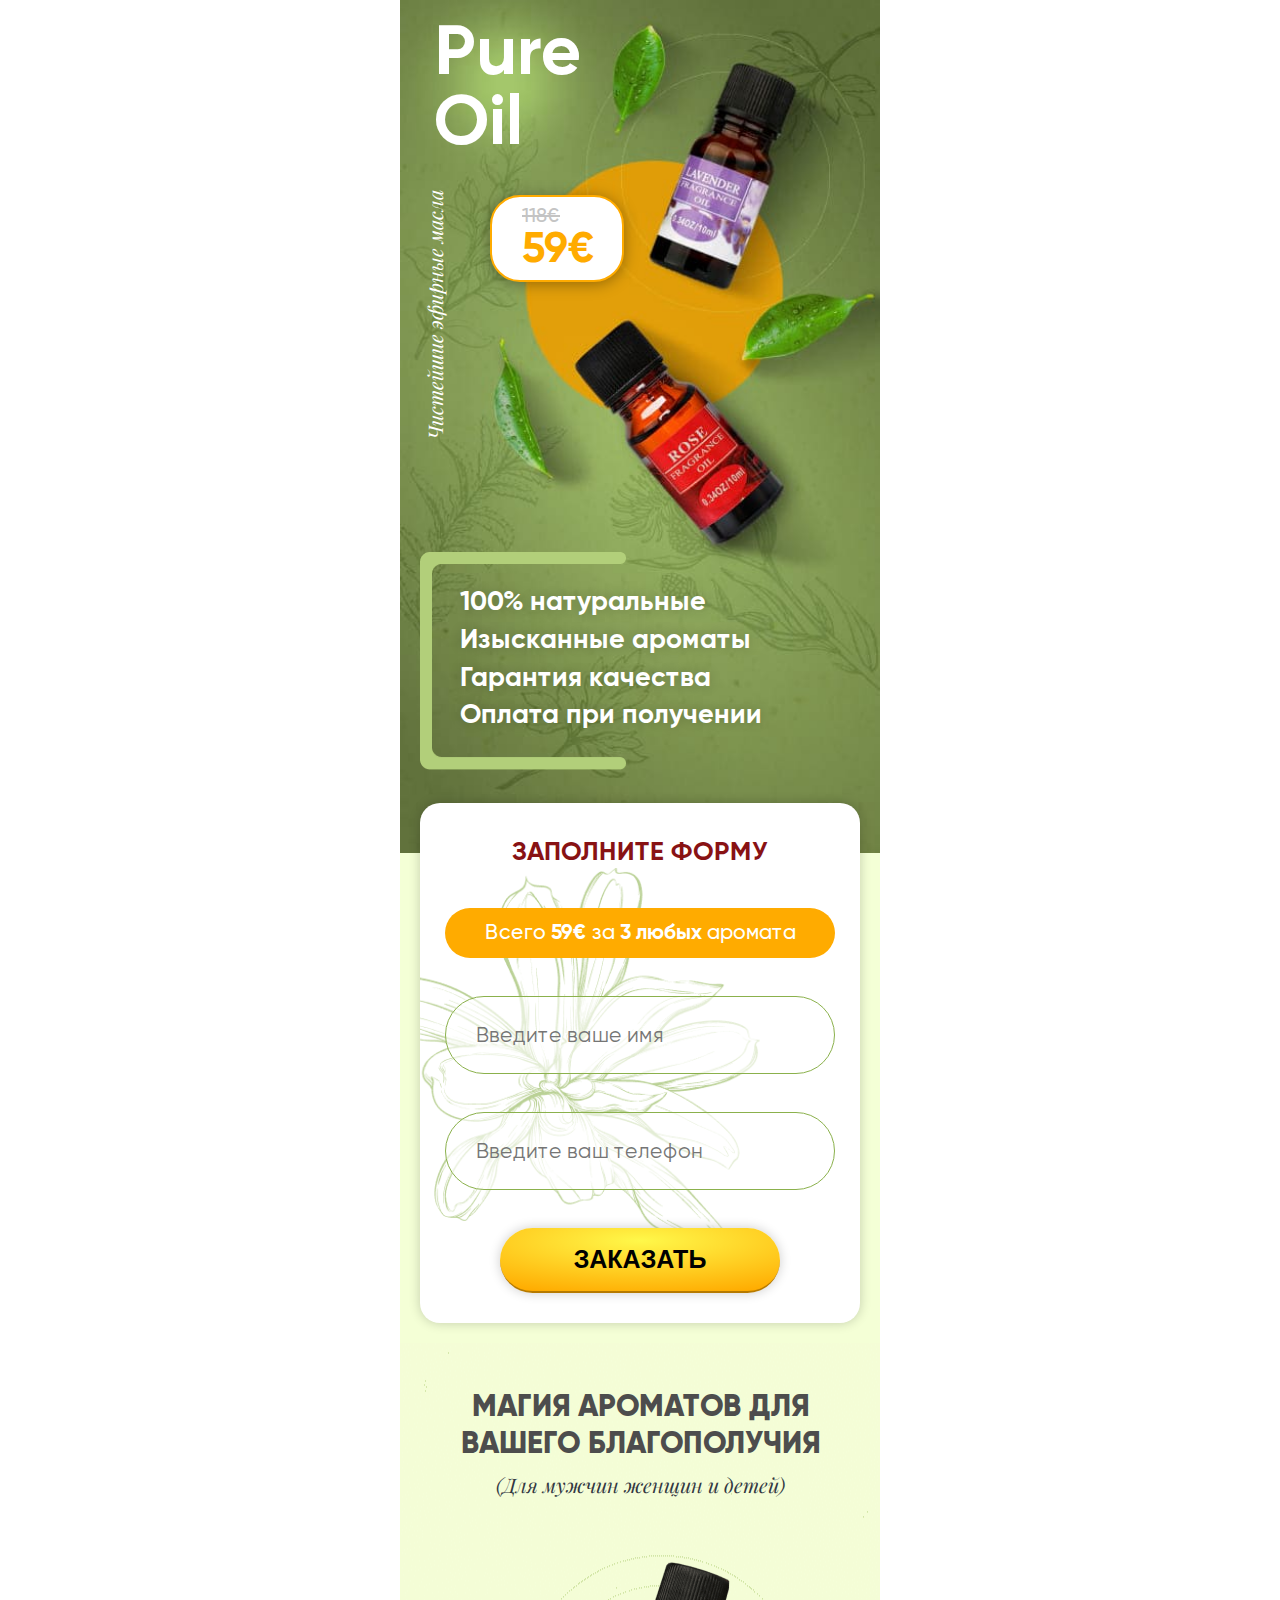
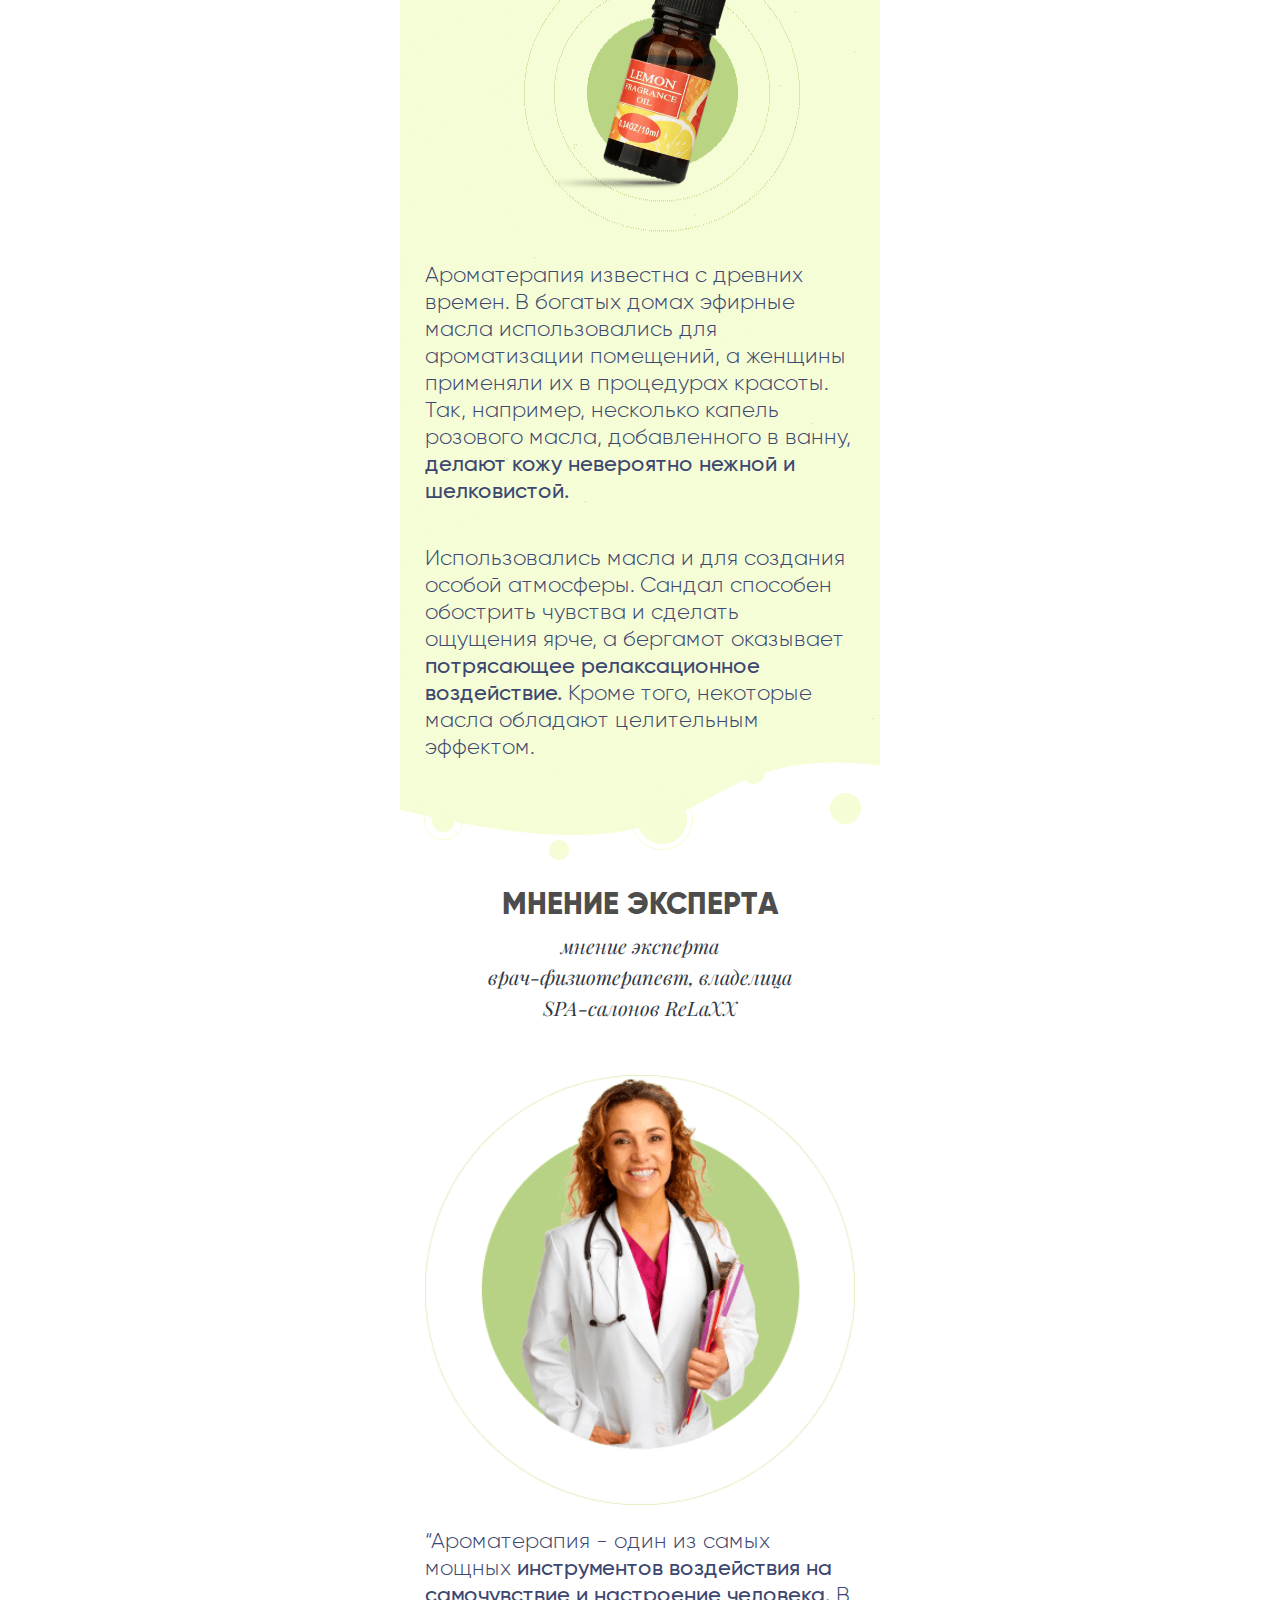
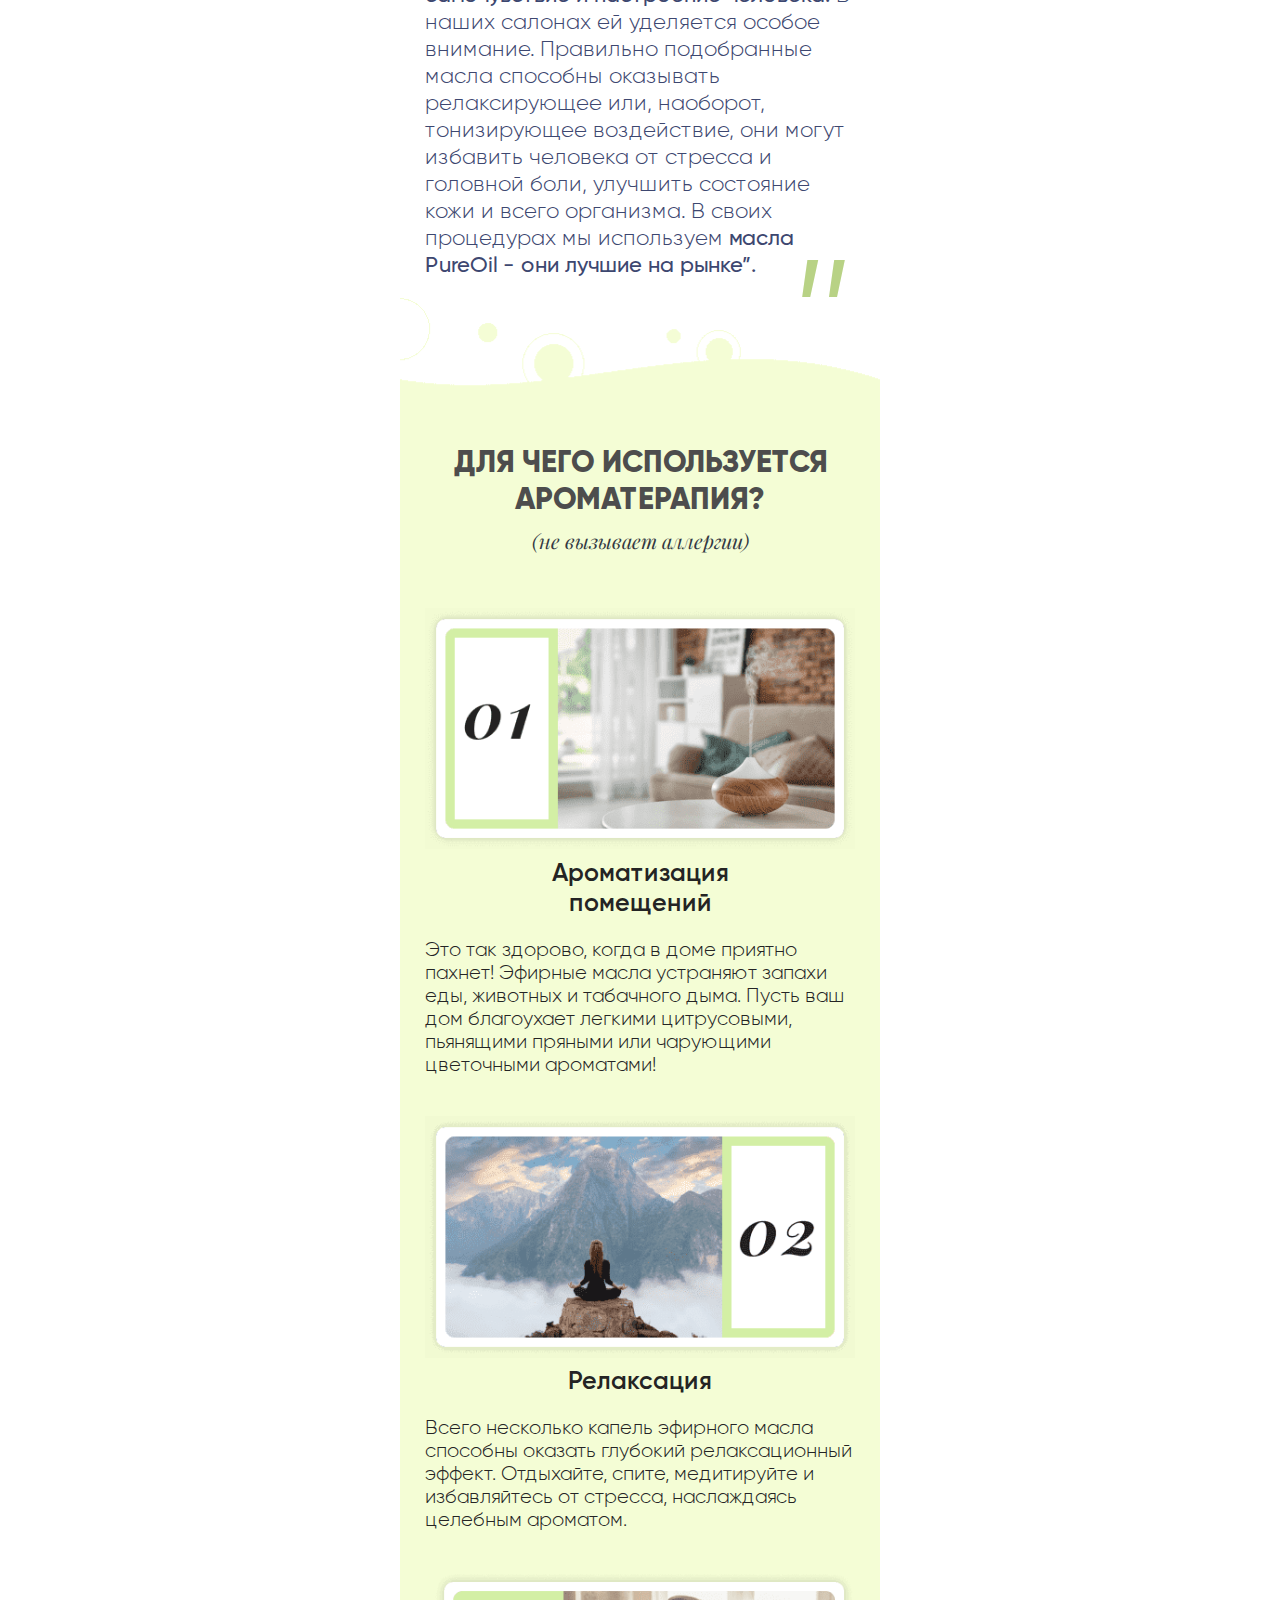
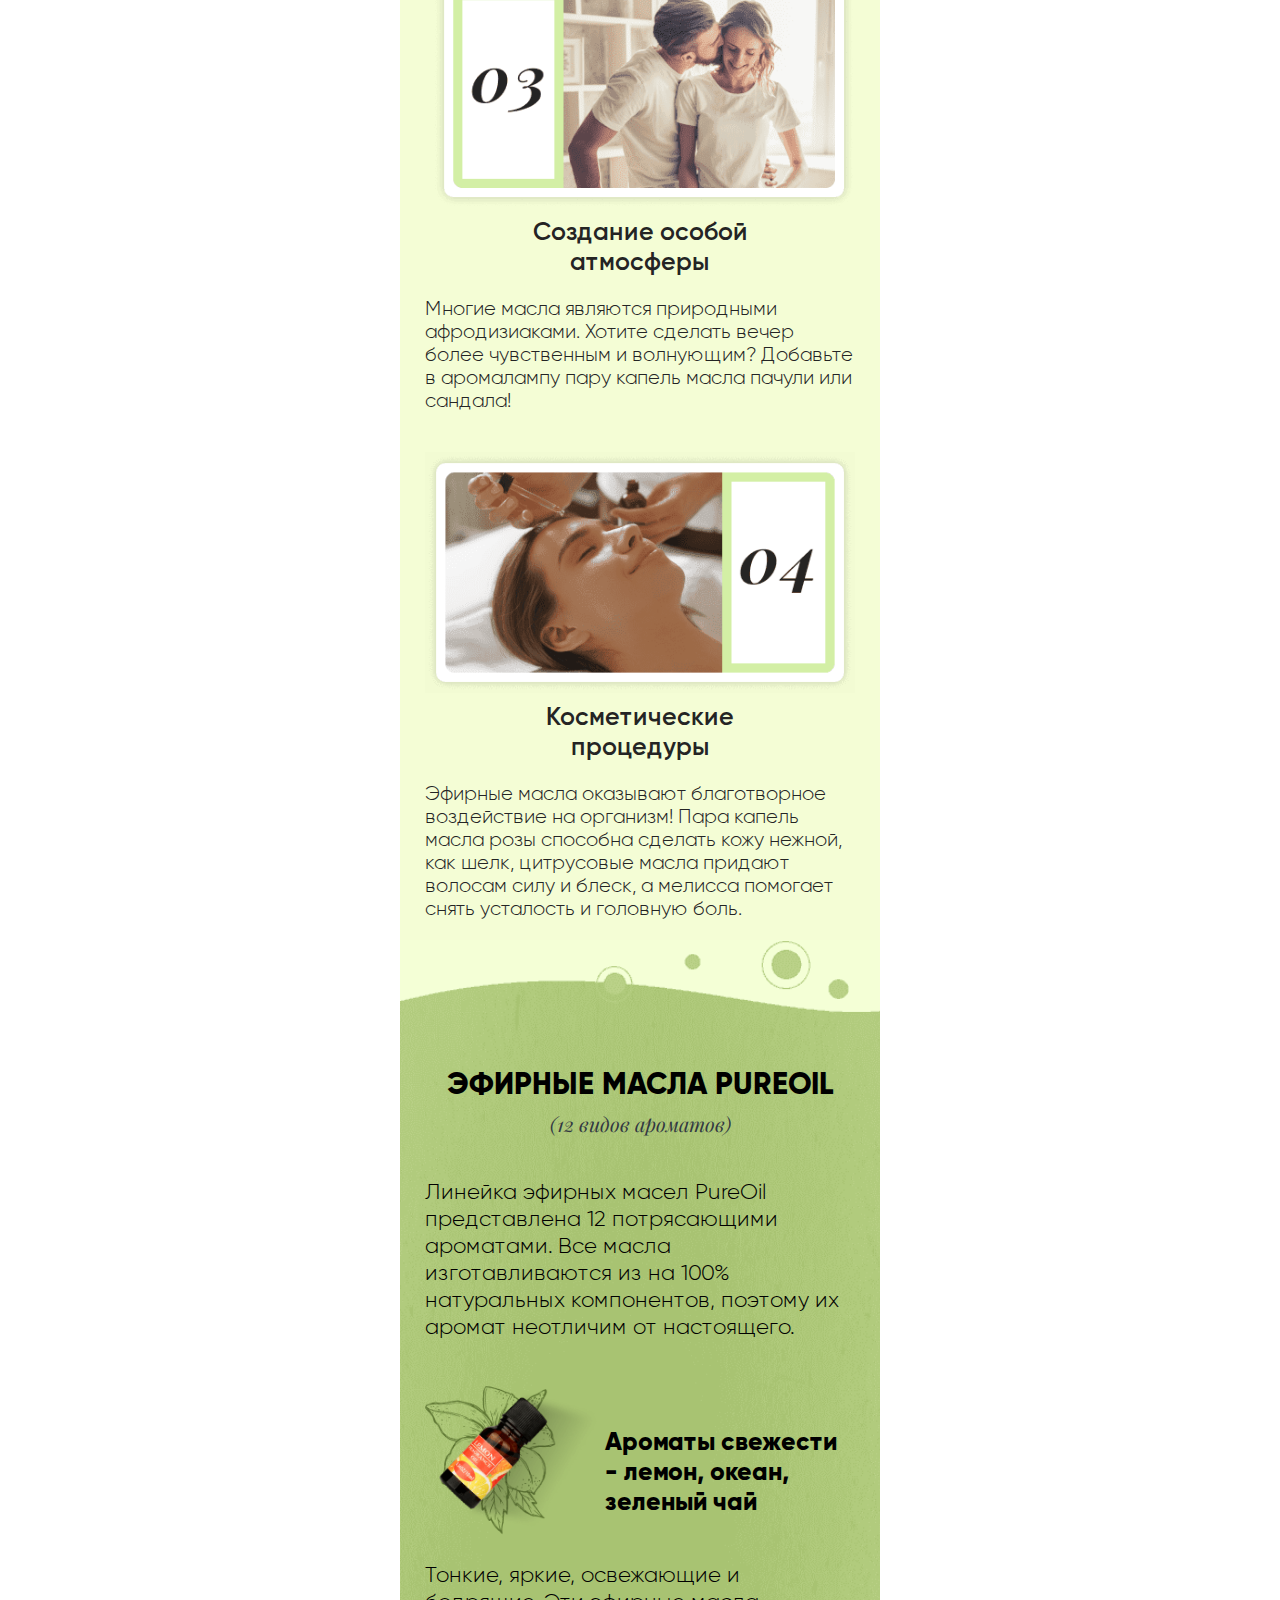
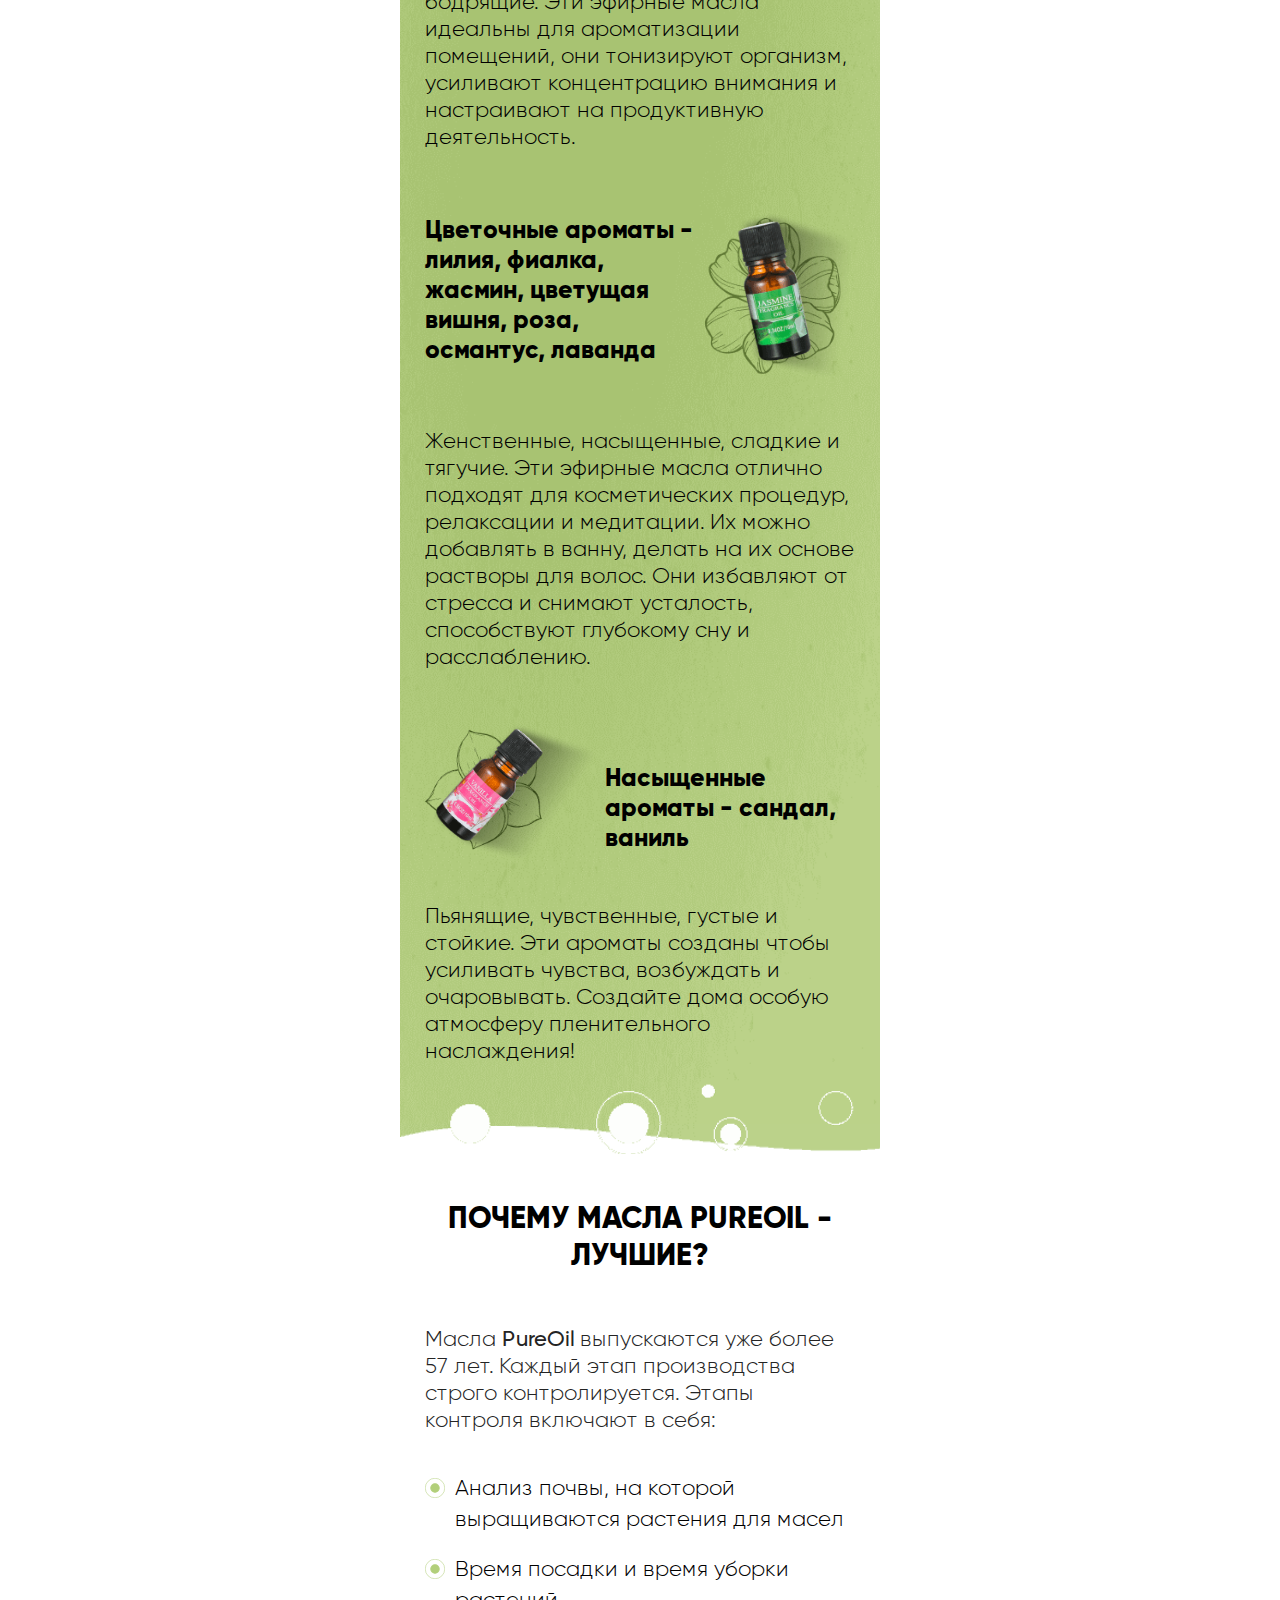
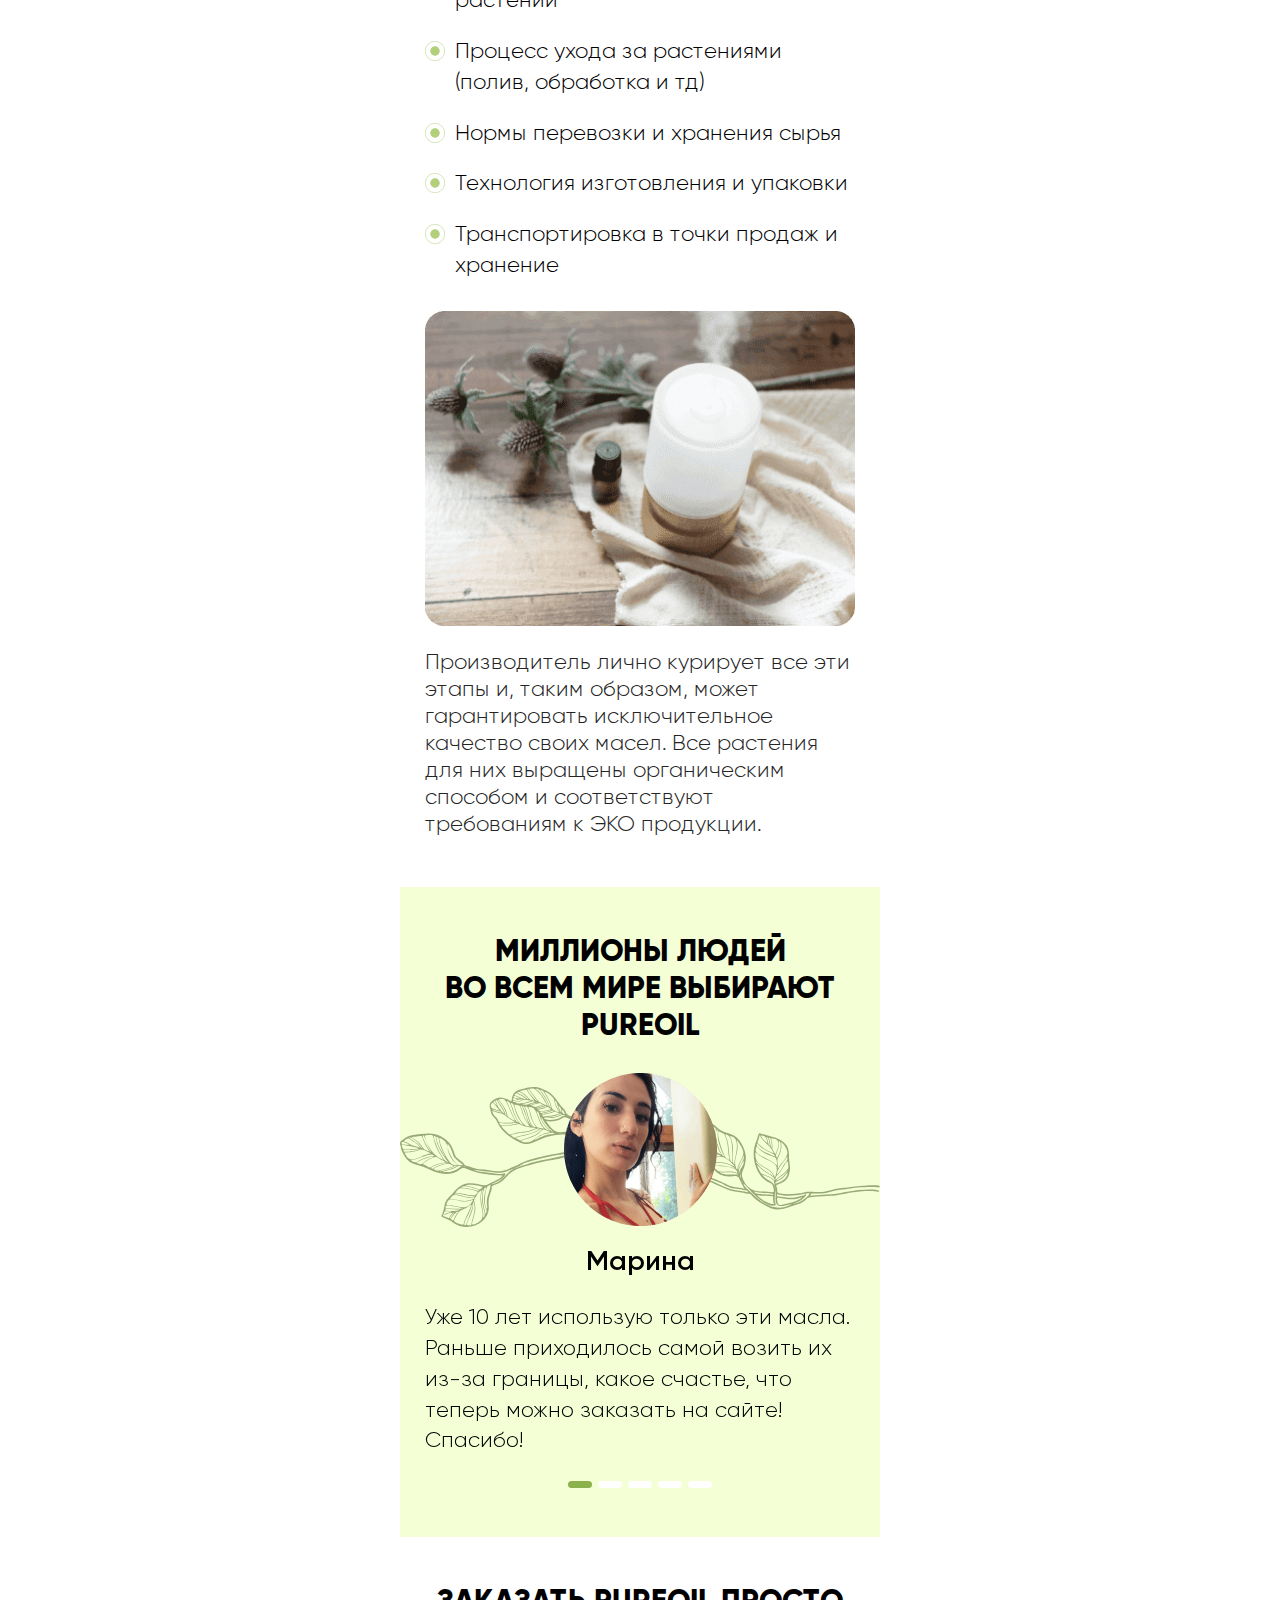
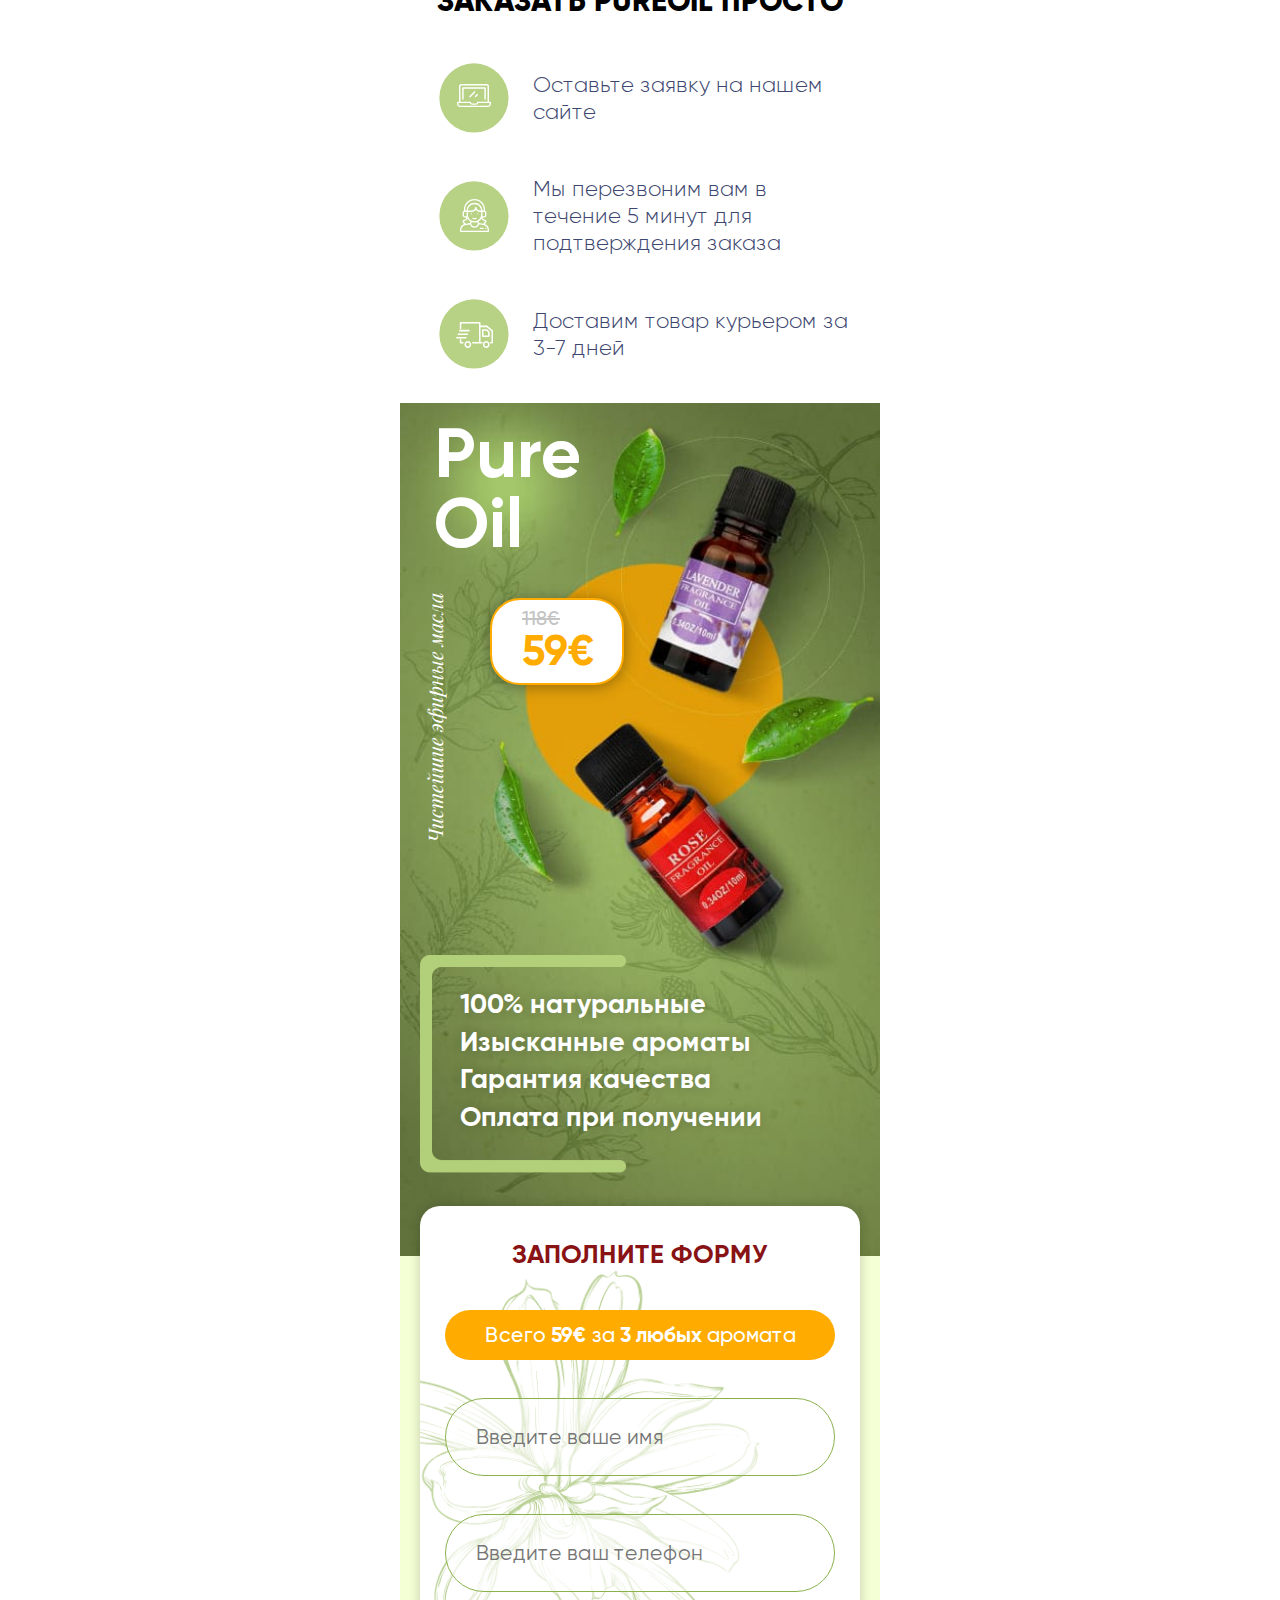
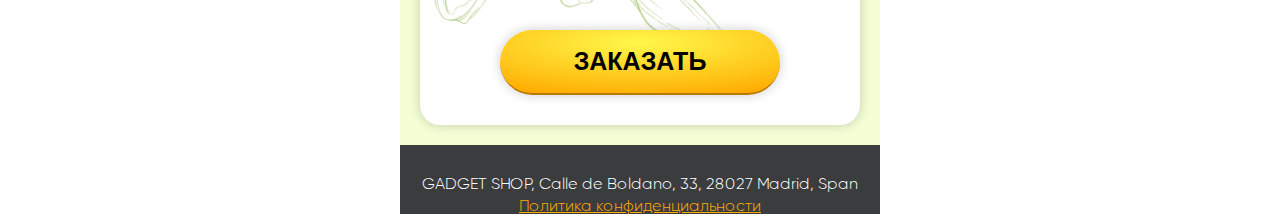
<file: index.html>
<!DOCTYPE html>
<html lang="ru">

<head>

	<meta charset="utf-8">
	<title>PureOil</title>
	<meta property="og:image" content="path/to/image.jpg">
	<meta name="viewport" content="width=device-width, initial-scale=1.0">
	<link rel="icon" href="img/favicon/favicon.ico">
	<link rel="apple-touch-icon" sizes="180x180" href="img/favicon/apple-touch-icon-180x180.png">
	<meta name="theme-color" content="#000">

	<link rel="stylesheet" href="styles/css/main.css">
	<link href="https://fonts.googleapis.com/css?family=Playfair+Display&display=swap" rel="stylesheet">

</head>

<body>
	<!-- <a href="#offer" class="pulse__btn">
		<img src="img/button.png" alt="">
	</a> -->
	<header class="main">
		<div class="main__logo">Pure <br>
			Oil</div>
		<div class="main_about play">Чистейшие эфирные масла</div>
		<div class="price price--main">
			<s>118€</s>
			<span>59€</span>
		</div>
		<p class="main__descr">100% натуральные
			Изысканные ароматы
			Гарантия качества
			Оплата при получении
		</p>
	</header>
	<div id="offer" class="offer">
		<img src="img/offer_decor.png" alt="" class="offer__decor">
		<h3>Заполните форму</h3>
		<p class="offer__trigger"><span>Всего <b>59€</b> за <b>3 любых</b> аромата</span></p>
		<form action="" class="form">
			<input type="text" required="" name="name" placeholder="Введите ваше имя">
			<input type="number" required="" name="phone" placeholder="Введите ваш телефон">
			<button class="btn" type="submit">ЗАКАЗАТЬ</button>
		</form>
	</div>
	<section class="sect2">
		<div class="heading t-center">
			<h2>МАГИЯ АРОМАТОВ ДЛЯ <br> ВАШЕГО БЛАГОПОЛУЧИЯ</h2>
			<span class="sub-title play">(Для мужчин женщин и детей)</span>
		</div>
		<div class="content">
			<img class="sect2__prod" src="img/product_2.png" alt="">
			<p>Ароматерапия известна с древних времен. В богатых домах эфирные масла использовались для ароматизации
				помещений, а
				женщины применяли их в процедурах красоты. Так, например, несколько капель розового масла, добавленного в ванну,
				<b>делают
					кожу невероятно нежной и шелковистой.</b></p>

			<p>Использовались масла и для создания особой атмосферы. Сандал способен обострить чувства и сделать ощущения
				ярче, а
				бергамот оказывает <b>потрясающее релаксационное воздействие.</b> Кроме того, некоторые масла обладают
				целительным эффектом.</p>

		</div>
	</section>

	<section class="sect3">
		<div class="heading t-center">
			<h2>мнение эксперта</h2>
			<span class="sub-title play"><b>мнение эксперта</b> <br>врач-физиотерапевт, владелица <br> SPA-салонов
				ReLaXX</span>
		</div>
		<br>
		<div class="content">
			<div class="img-wrap">
				<img src="img/block_3_pic_1.png" alt="">
			</div>
			<p>“Ароматерапия - один из самых мощных <b>инструментов воздействия на самочувствие и настроение человека.</b> В
				наших салонах ей
				уделяется особое внимание. Правильно подобранные масла способны оказывать релаксирующее или, наоборот,
				тонизирующее
				воздействие, они могут избавить человека от стресса и головной боли, улучшить состояние кожи и всего организма.
				В своих
				процедурах мы используем <b>масла PureOil - они лучшие на рынке”.</b></p>
		</div>
		<span class="sect3__quet">"</span>
	</section>

	<section class="sect4">
		<div class="heading t-center">
			<h2>ДЛЯ ЧЕГО ИСПОЛЬЗУЕТСЯ <br> АРОМАТЕРАПИЯ?</h2>
			<span class="sub-title play">(не вызывает аллергии)</span>
		</div>
		<div class="sect4__content content">
			<div class="sect4__item">
				<img src="img/sect4-1.png" alt="" class="sect4__img">
				<p class="sect4__title">Ароматизация <br> помещений</p>
				<p class="sect4__txt">Это так здорово, когда в доме приятно пахнет! Эфирные масла устраняют запахи еды, животных
					и табачного дыма. Пусть ваш
					дом благоухает легкими цитрусовыми, пьянящими пряными или чарующими цветочными ароматами!</p>
			</div>
			<div class="sect4__item">
				<img src="img/sect4-2.png" alt="" class="sect4__img">
				<p class="sect4__title">Релаксация</p>
				<p class="sect4__txt">Всего несколько капель эфирного масла способны оказать глубокий релаксационный эффект.
					Отдыхайте, спите, медитируйте и
					избавляйтесь от стресса, наслаждаясь целебным ароматом.</p>
			</div>
			<div class="sect4__item">
				<img src="img/sect4-3.png" alt="" class="sect4__img">
				<p class="sect4__title">Создание особой <br> атмосферы</p>
				<p class="sect4__txt">Многие масла являются природными афродизиаками. Хотите сделать вечер более чувственным и
					волнующим? Добавьте в
					аромалампу пару капель масла пачули или сандала!</p>
			</div>
			<div class="sect4__item">
				<img src="img/sect4-4.png" alt="" class="sect4__img">
				<p class="sect4__title">Косметические <br> процедуры</p>
				<p class="sect4__txt">Эфирные масла оказывают благотворное воздействие на организм! Пара капель масла розы
					способна сделать кожу нежной, как
					шелк, цитрусовые масла придают волосам силу и блеск, а мелисса помогает снять усталость и головную боль.</p>
			</div>
		</div>
	</section>

	<section class="sect5">
		<div class="heading t-center">
			<h2 class="black">ЭФИРНЫЕ МАСЛА PUREOIL</h2>
			<span class="sub-title play">(12 видов ароматов)</span>
		</div>
		<div class="content">
			<p>Линейка эфирных масел PureOil представлена 12 потрясающими ароматами. Все масла изготавливаются из на 100%
				натуральных
				компонентов, поэтому их аромат неотличим от настоящего.</p>
			<div class="sect5__title left">
				<img style="width: 1.8rem;" src="img/sect5-1.png" alt="">
				<p>Ароматы свежести - лемон, океан, зеленый чай</p>
			</div>
			<p>Тонкие, яркие, освежающие и бодрящие. Эти эфирные масла идеальны для ароматизации помещений, они тонизируют
				организм,
				усиливают концентрацию внимания и настраивают на продуктивную деятельность.</p>
			<div class="sect5__title">
				<p>Цветочные ароматы - лилия, фиалка, жасмин, цветущая вишня, роза, османтус, лаванда</p>
				<img style="width: 1.5rem; padding-left: .1rem;" src="img/sect5-2.png" alt="">
			</div>
			<p>Женственные, насыщенные, сладкие и тягучие. Эти эфирные масла отлично подходят для косметических процедур,
				релаксации и
				медитации. Их можно добавлять в ванну, делать на их основе растворы для волос. Они избавляют от стресса и
				снимают
				усталость, способствуют глубокому сну и расслаблению.</p>
			<div class="sect5__title">
				<img style="width: 2rem; margin-right: -0.2rem;" src="img/sect5-3.png" alt="">
				<p>Насыщенные ароматы - сандал, ваниль</p>
			</div>
			<p>Пьянящие, чувственные, густые и стойкие. Эти ароматы созданы чтобы усиливать чувства, возбуждать и очаровывать.
				Создайте
				дома особую атмосферу пленительного наслаждения!</p>
		</div>
	</section>

	<section class="sect6">
		<div class="heading t-center">
			<h2 class="black">ПОЧЕМУ МАСЛА PureOil - <br> ЛУЧШИЕ?</h2>
		</div>
		<div class="content">
			<p>Масла <b>PureOil</b> выпускаются уже более 57 лет. Каждый этап производства строго контролируется. Этапы
				контроля
				включают в
				себя:</p>
			<ul class="sect6__list">
				<li class="sect6__item">Анализ почвы, на которой выращиваются растения для масел</li>
				<li class="sect6__item">Время посадки и время уборки растений</li>
				<li class="sect6__item">Процесс ухода за растениями (полив, обработка и тд)</li>
				<li class="sect6__item">Нормы перевозки и хранения сырья</li>
				<li class="sect6__item">Технология изготовления и упаковки</li>
				<li class="sect6__item">Транспортировка в точки продаж и хранение</li>

			</ul>
			<div class="img-wrap">
				<img src="img/sect6-1.png" alt="">
			</div>
			<p>Производитель лично курирует все эти этапы и, таким образом, может гарантировать исключительное качество своих
				масел.
				Все растения для них выращены органическим способом и соответствуют требованиям к ЭКО продукции.</p>
		</div>
	</section>

	<section class="sect7">
		<div class="heading t-center">
			<h2 class="black">МИЛЛИОНЫ ЛЮДЕЙ <br>
				ВО ВСЕМ МИРЕ ВЫБИРАЮТ <br> PureOil</h2>
		</div>
		<div class="sect7__decor"><img src="img/reviews_decor.svg" alt=""></div>
		<div class="content">
			<div class="swiper-container">

				<div class="swiper-wrapper">
					<div class="swiper-slide">
						<div class="slide-content">
							<div class="slide__header">
								<img src="img/ava1.png" alt="">
								<span class="name">Марина</span>
							</div>
							<span>Уже 10 лет использую только эти масла. Раньше приходилось самой возить их из-за границы, какое
								счастье, что теперь можно
								заказать на сайте! Спасибо!
							</span>
						</div>
					</div>
					<div class="swiper-slide">
						<div class="slide-content">
							<div class="slide__header">
								<img src="img/ava2.png" alt="">
								<span class="name">Юлиана</span>
							</div>
							<span>У меня небольшая косметологическая клиника. Ароматерапия - одно из наших основных направлений.
								Перепробовала, наверное,
								все масла, которые есть на рынке и могу однозначно сказать, что PureOil лучшее.
							</span>
						</div>
					</div>
					<div class="swiper-slide">
						<div class="slide-content">
							<div class="slide__header">
								<img src="img/ava3.png" alt="">
								<span class="name">Катя</span>
							</div>
							<span>Психолог нам с мужем посоветовала ароматерапию, когда начались небольшие проблемы в сексуальной
								жизни (у мужа, к
								сожалению). Заказали масло с кардамоном - и то ли сила убеждения, то ли и правда помогает, но
								возбуждающий эффект точно
								есть!
							</span>
						</div>
					</div>
					<div class="swiper-slide">
						<div class="slide-content">
							<div class="slide__header">
								<img src="img/ava4.png" alt="">
								<span class="name">Елена</span>
							</div>
							<span>Я долго мучилась мигренями, постоянно сидела на таблетках. А год назад поехала в Китай лечиться и
								познакомилась с
								ароматерапией. Теперь в моей спальне всегда горит аромалампа. Сплю отлично, головные боли ушли!
								Пользуюсь маслами
								PureOil, другие не пробовала и не хочу пробовать.
							</span>
						</div>
					</div>
					<div class="swiper-slide">
						<div class="slide-content">
							<div class="slide__header">
								<img src="img/ava5.png" alt="">
								<span class="name">Татьяна</span>
							</div>
							<span>Классные масла! Добавляю пару капель масла розы в ванную - кожа потом шелковая, нежная, пахнет очень
								приятно.
								Попробуйте, не пожалеете!
							</span>
						</div>
					</div>
				</div>
			</div>
		</div>
		<div class="pagination-wrap">
			<div class="reviews__pag"></div>
		</div>
	</section>

	<section class="sect8">
		<div class="heading t-center">
			<h2 class="black">ЗАКАЗАТЬ PureOil ПРОСТО</h2>
		</div>
		<div class="sect8__content content">
			<div class="sect8__item">
				<img src="img/icon_1.svg" alt="">
				<p>Оставьте заявку на нашем сайте</p>
			</div>
			<div class="sect8__item">
				<img src="img/icon_2.svg" alt="">
				<p>Мы перезвоним вам в течение 5 минут для подтверждения заказа</p>
			</div>
			<div class="sect8__item">
				<img src="img/icon_3.svg" alt="">
				<p>Доставим товар курьером за 3-7 дней</p>
			</div>
		</div>
	</section>

	<header class="main">
		<div class="main__logo">Pure <br>
			Oil</div>
		<div class="main_about play">Чистейшие эфирные масла</div>
		<div class="price price--main">
			<s>118€</s>
			<span>59€</span>
		</div>
		<p class="main__descr">100% натуральные
			Изысканные ароматы
			Гарантия качества
			Оплата при получении
		</p>
	</header>
	<div id="offer" class="offer">
		<img src="img/offer_decor.png" alt="" class="offer__decor">
		<h3>Заполните форму</h3>
		<p class="offer__trigger"><span>Всего <b>59€</b> за <b>3 любых</b> аромата</span></p>
		<form action="" class="form">
			<input type="text" required="" name="name" placeholder="Введите ваше имя">
			<input type="number" required="" name="phone" placeholder="Введите ваш телефон">
			<button class="btn" type="submit">ЗАКАЗАТЬ</button>
		</form>
	</div>
	<div class="policy__bot">
		<span>GADGET SHOP, Calle de Boldano, 33, 28027 Madrid, Span</span>
		<a href="/privacypolicy" target="_blank">Политика конфиденциальности</a>
	</div>
	<link rel="stylesheet" href="libs/swiper/swiper.min.css">
	<link rel="stylesheet" href="fonts/stylesheet.css">
	<script src="libs/swiper/swiper.min.js"></script>
	<script src="js/common.js"></script>

</body>

</html>
</file>
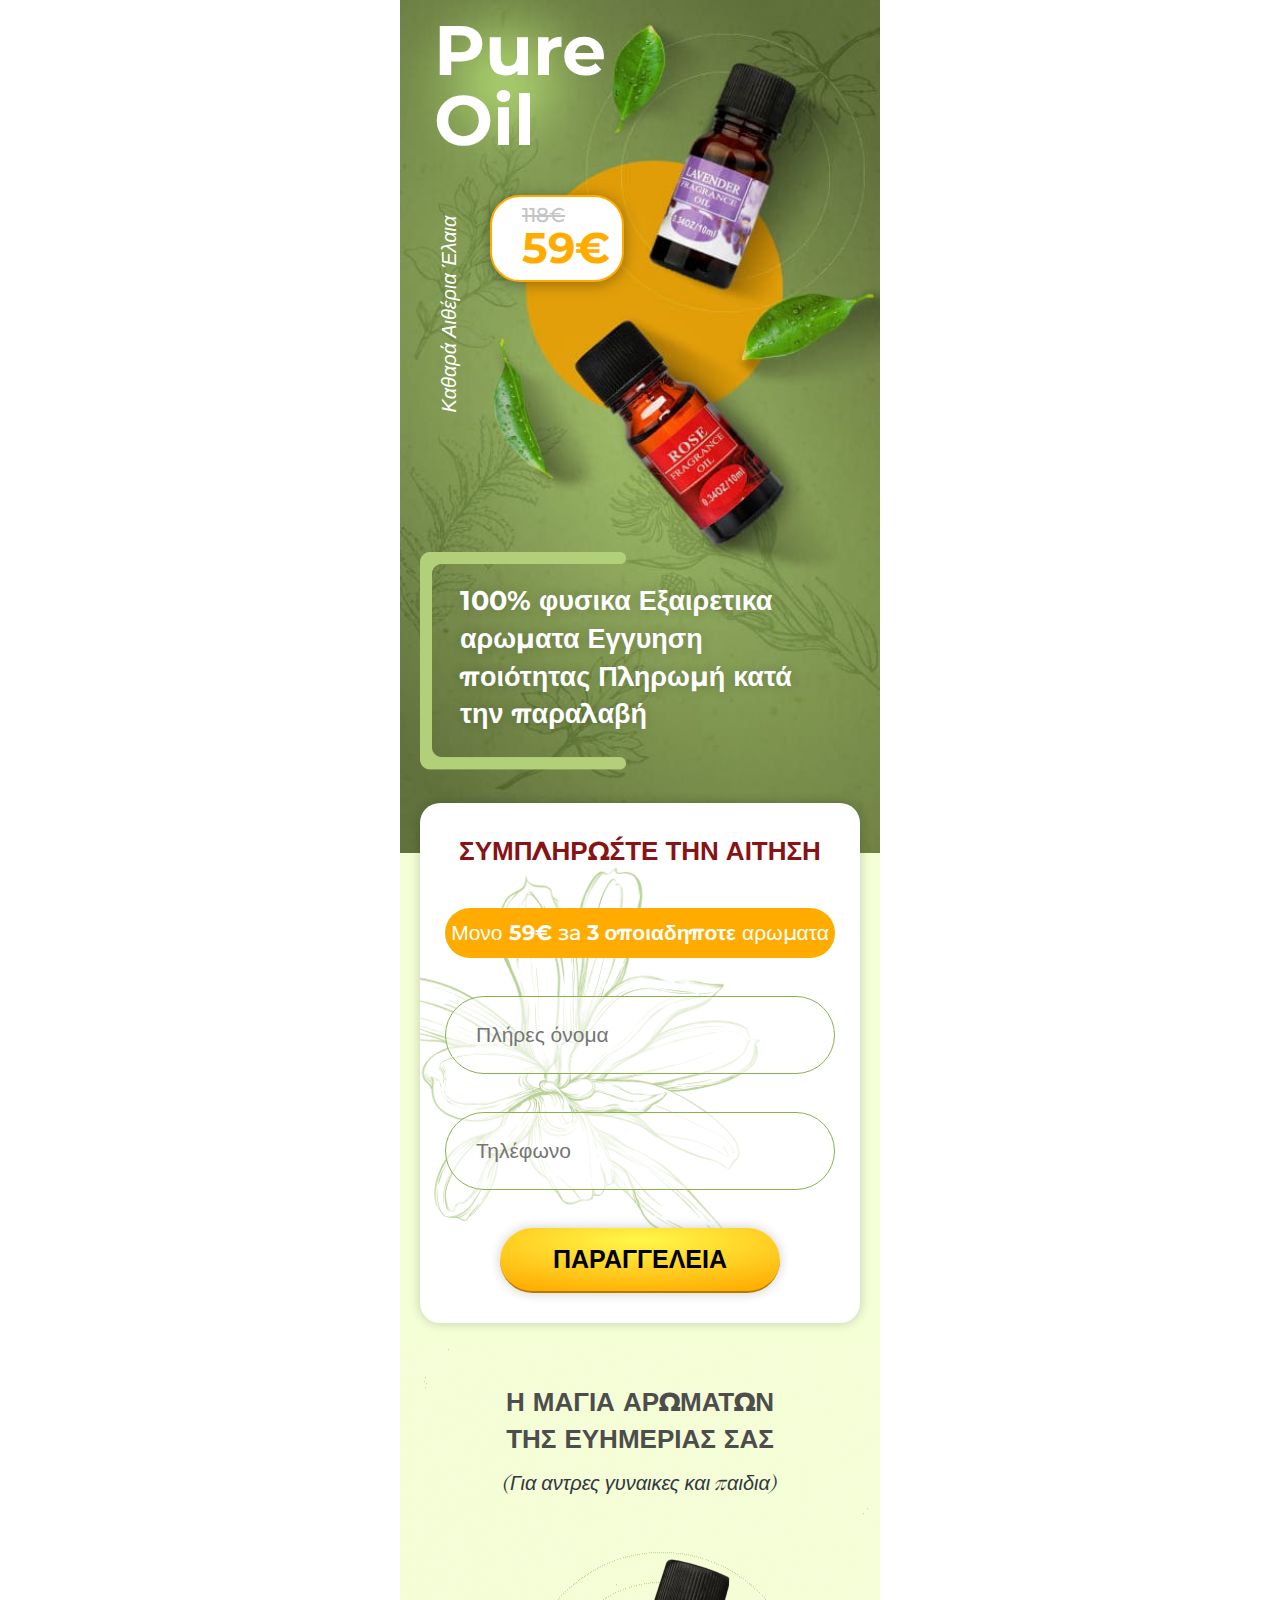
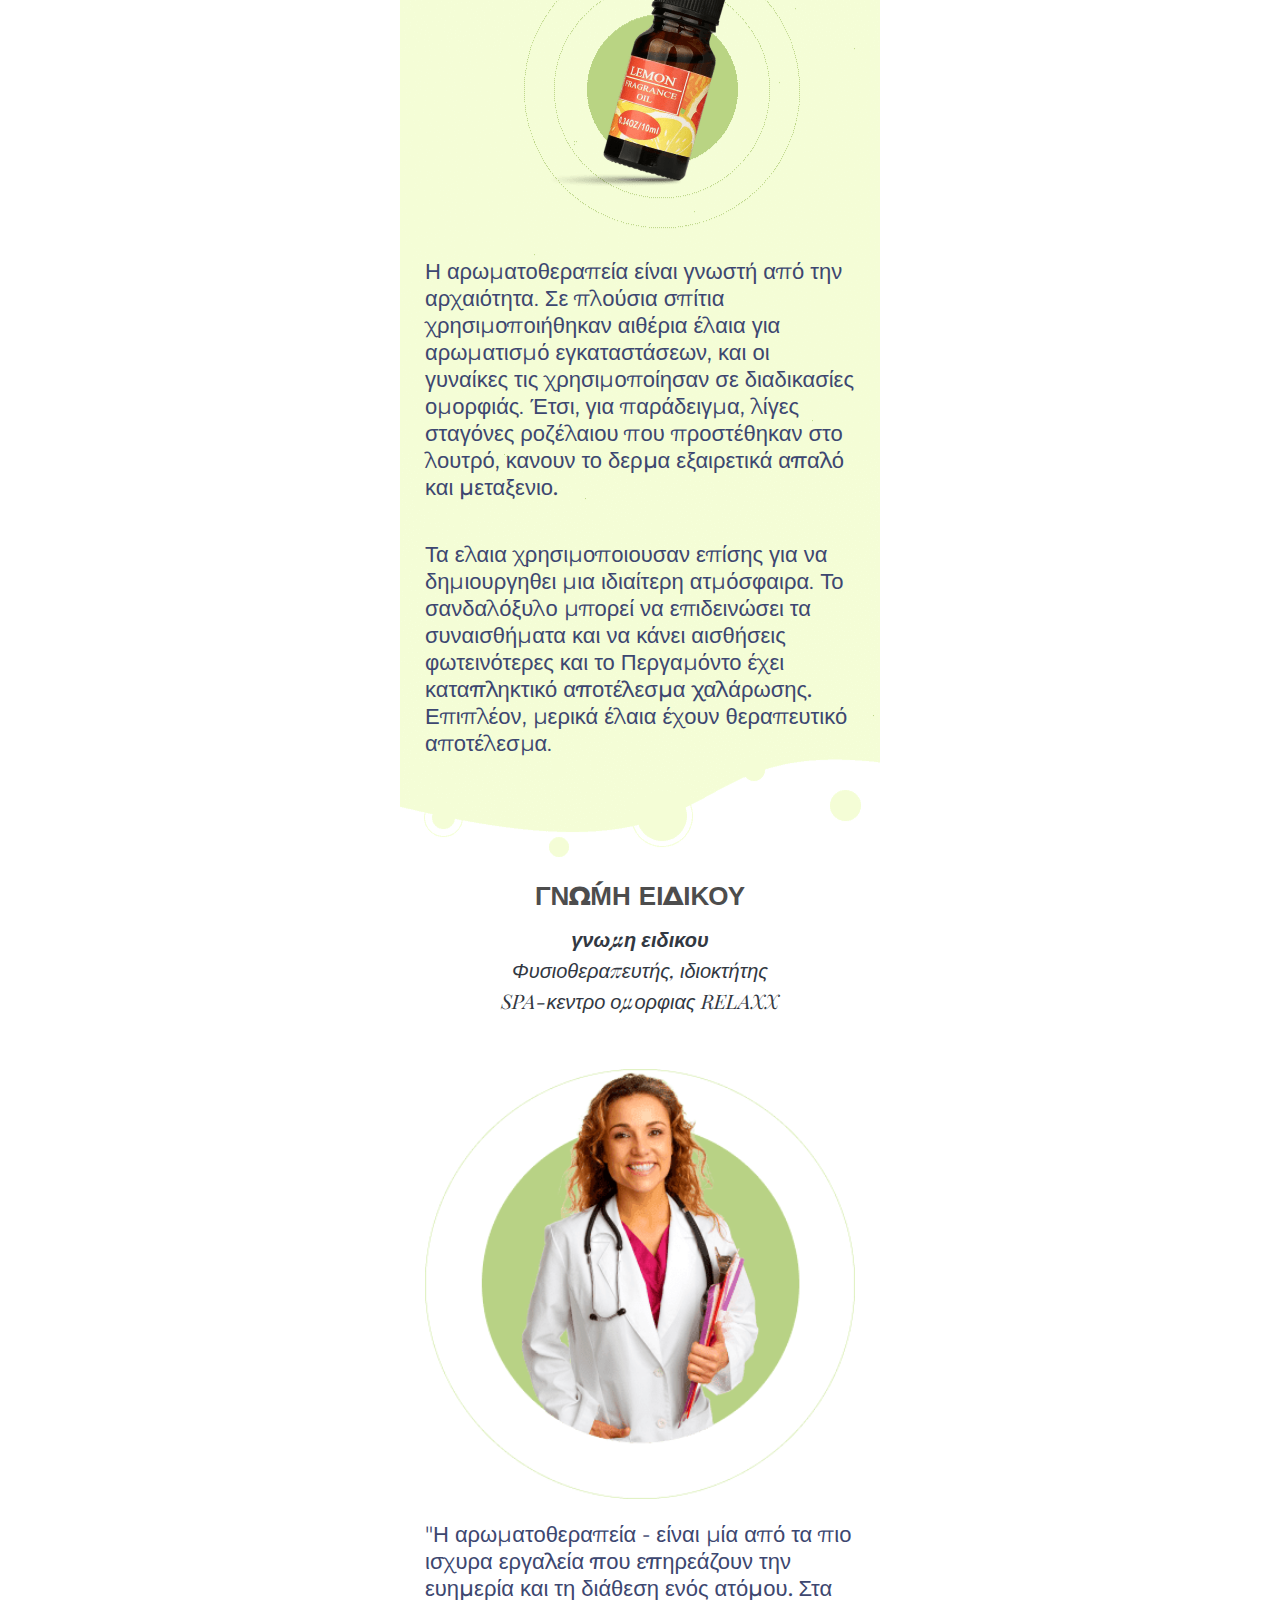
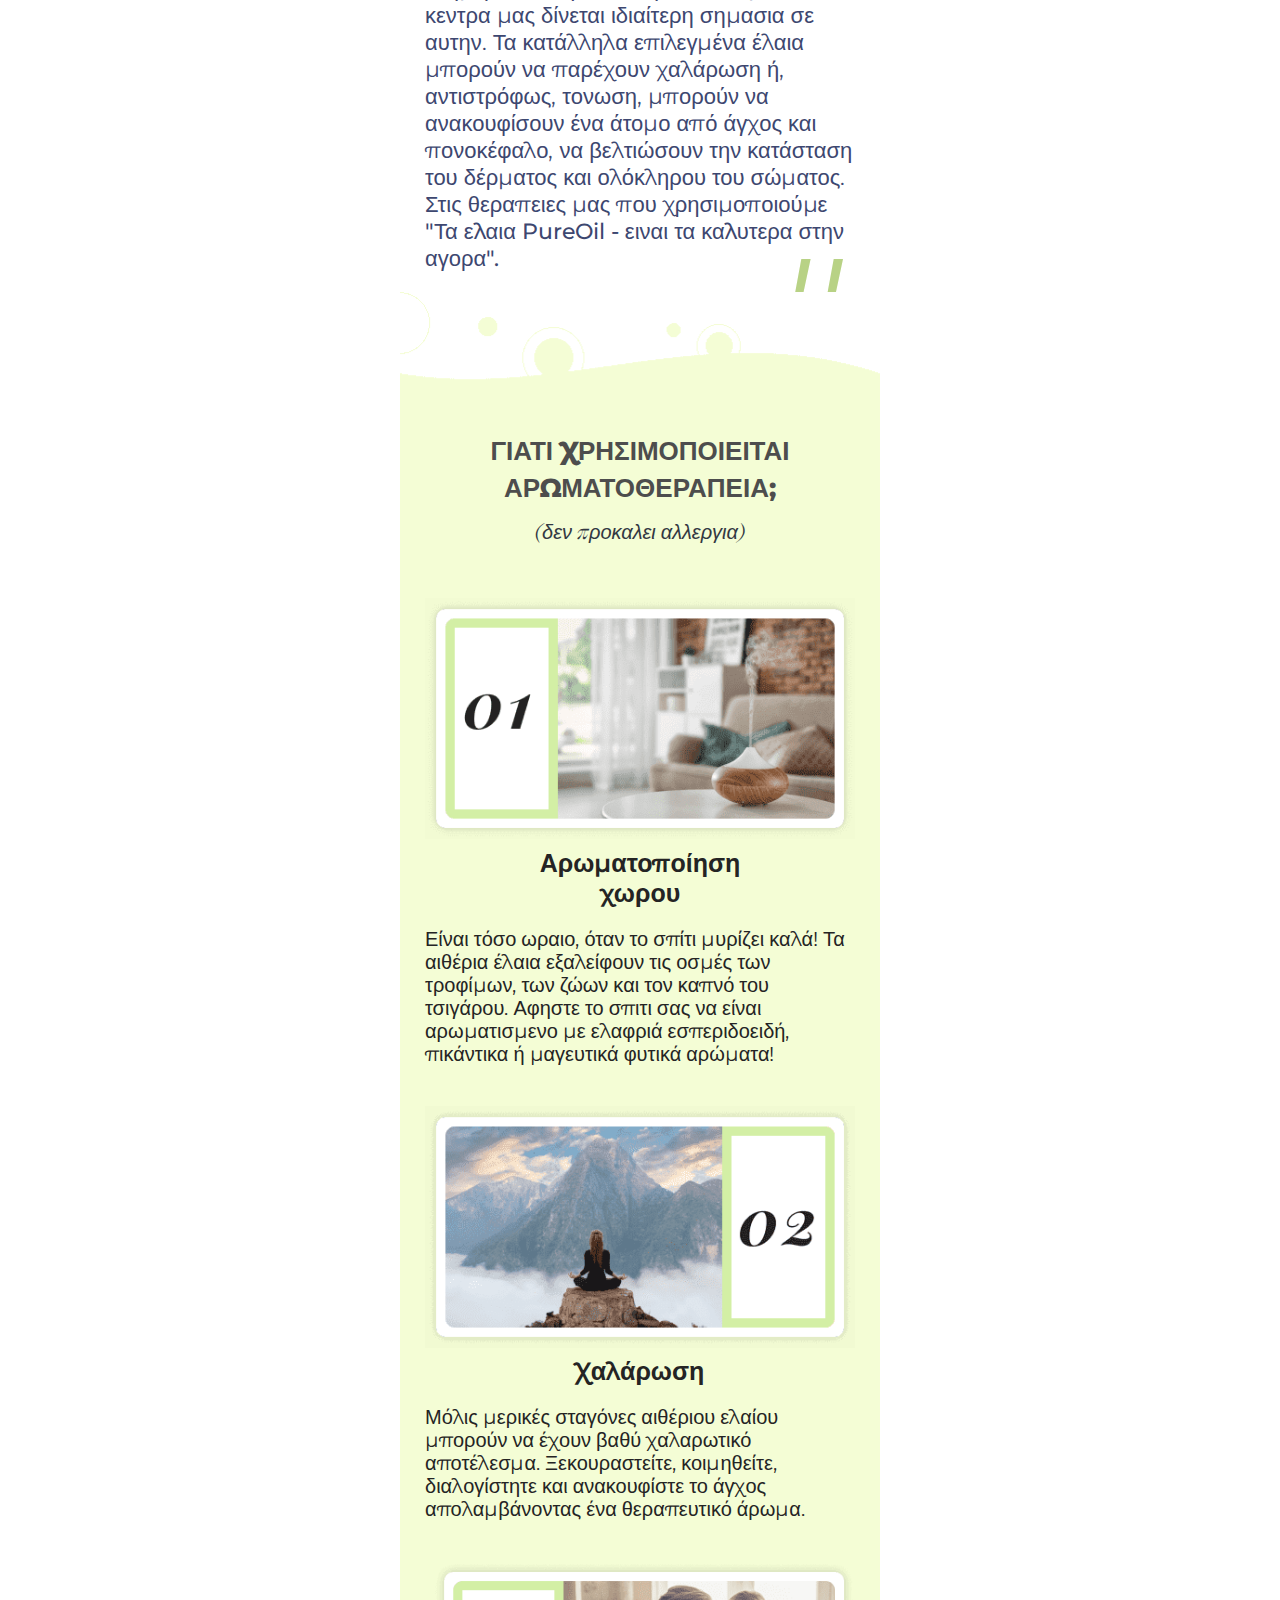
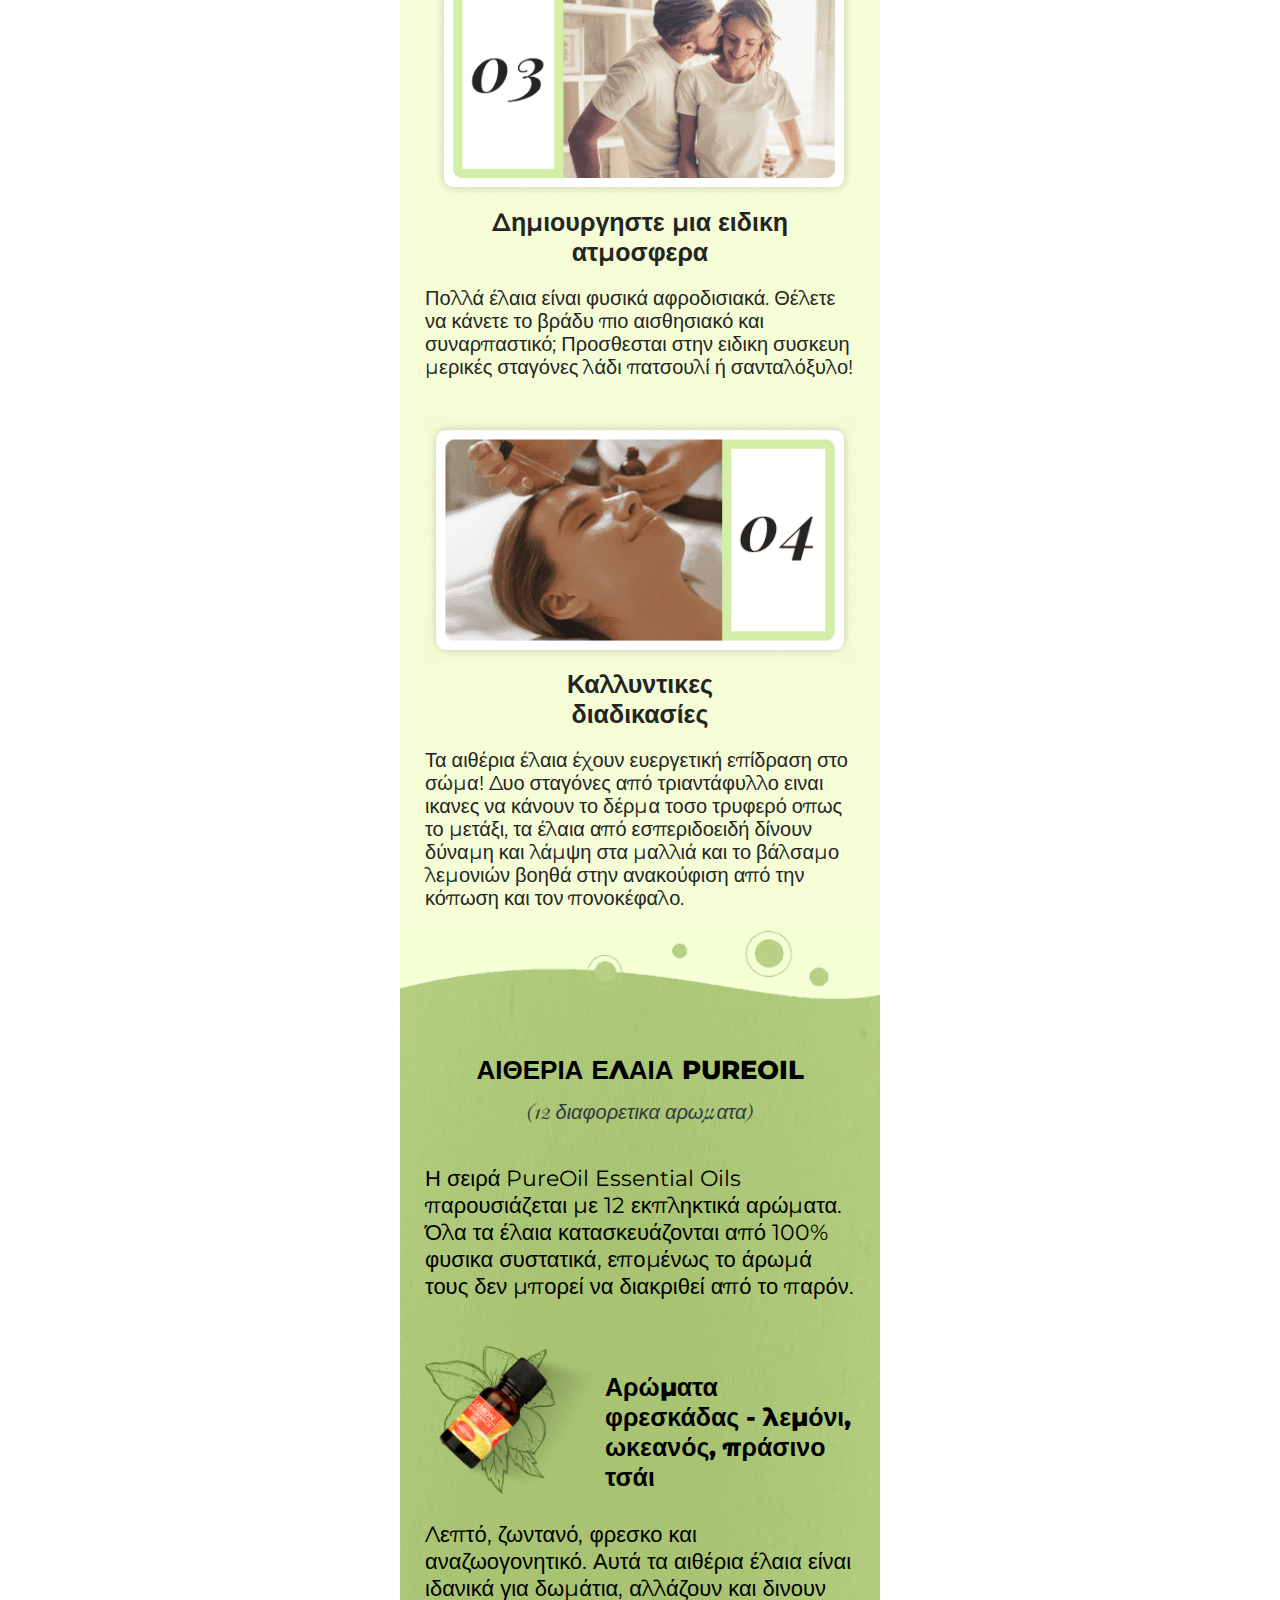
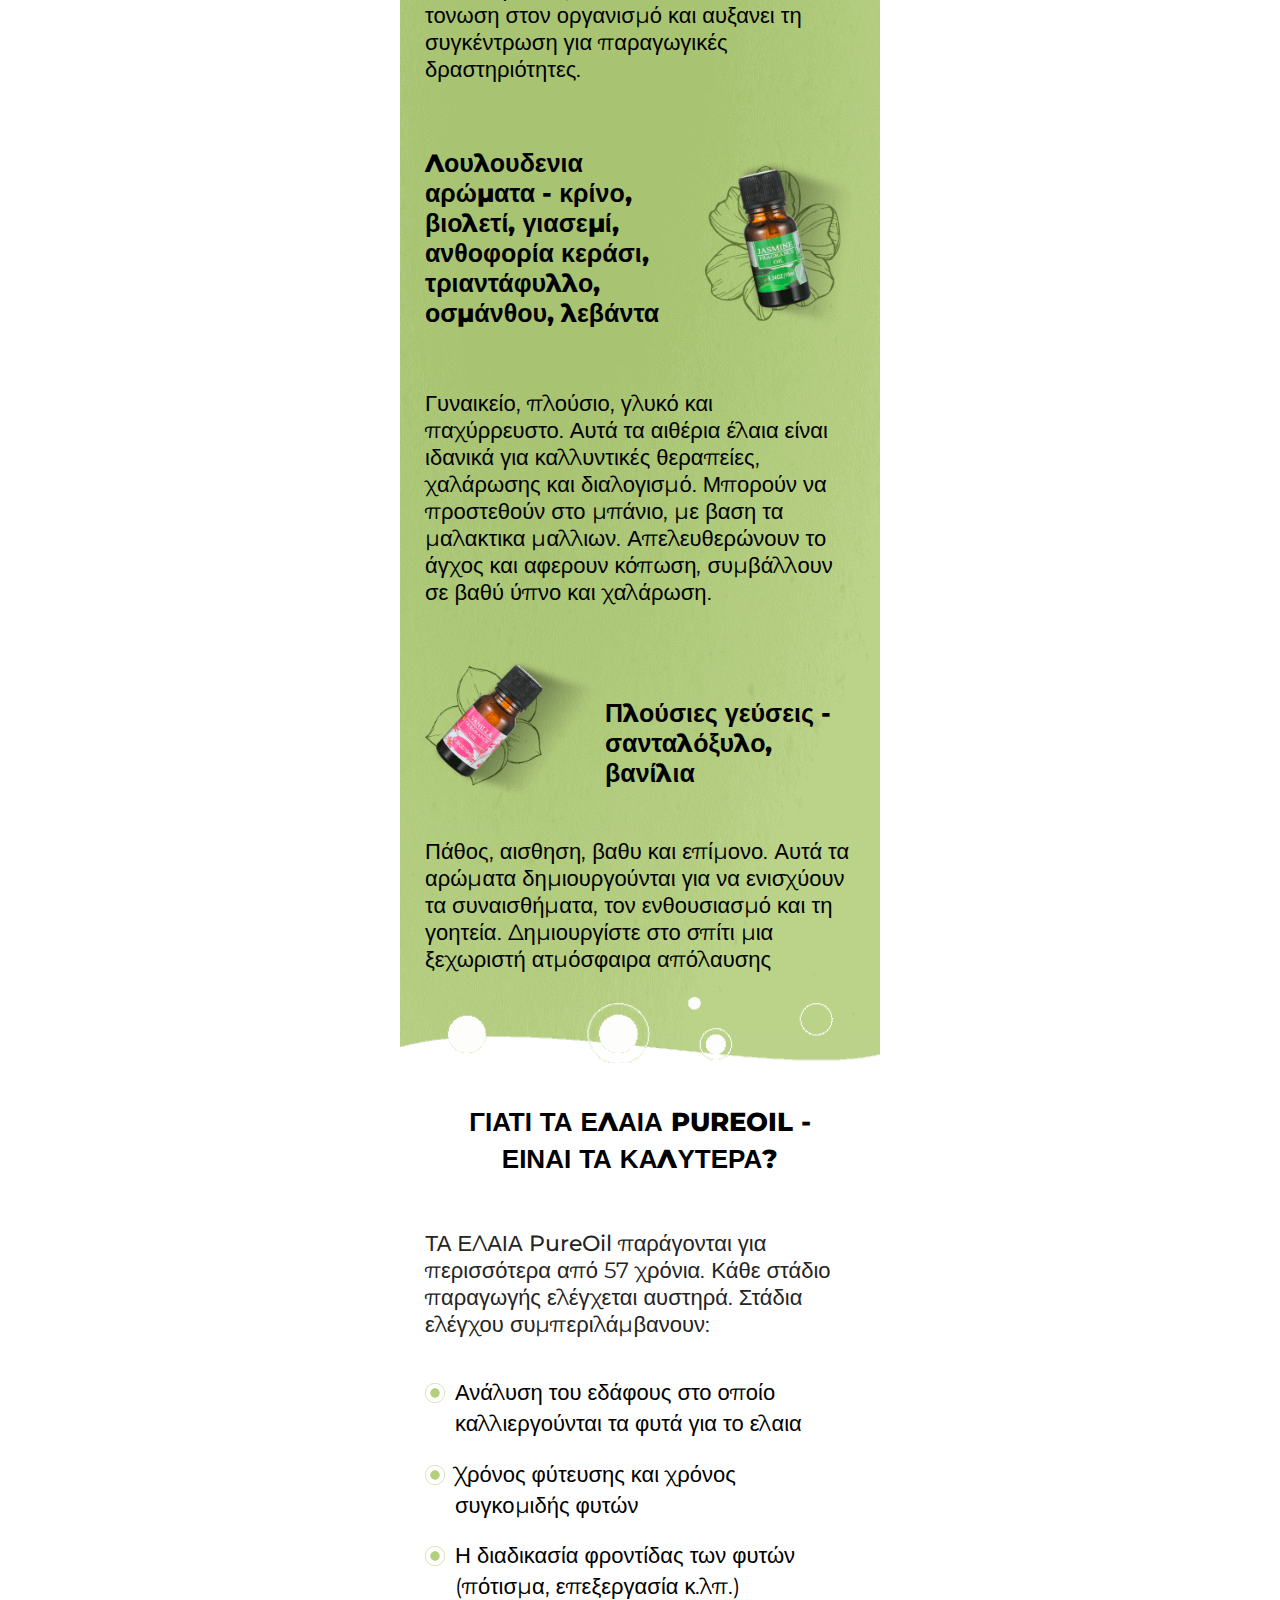
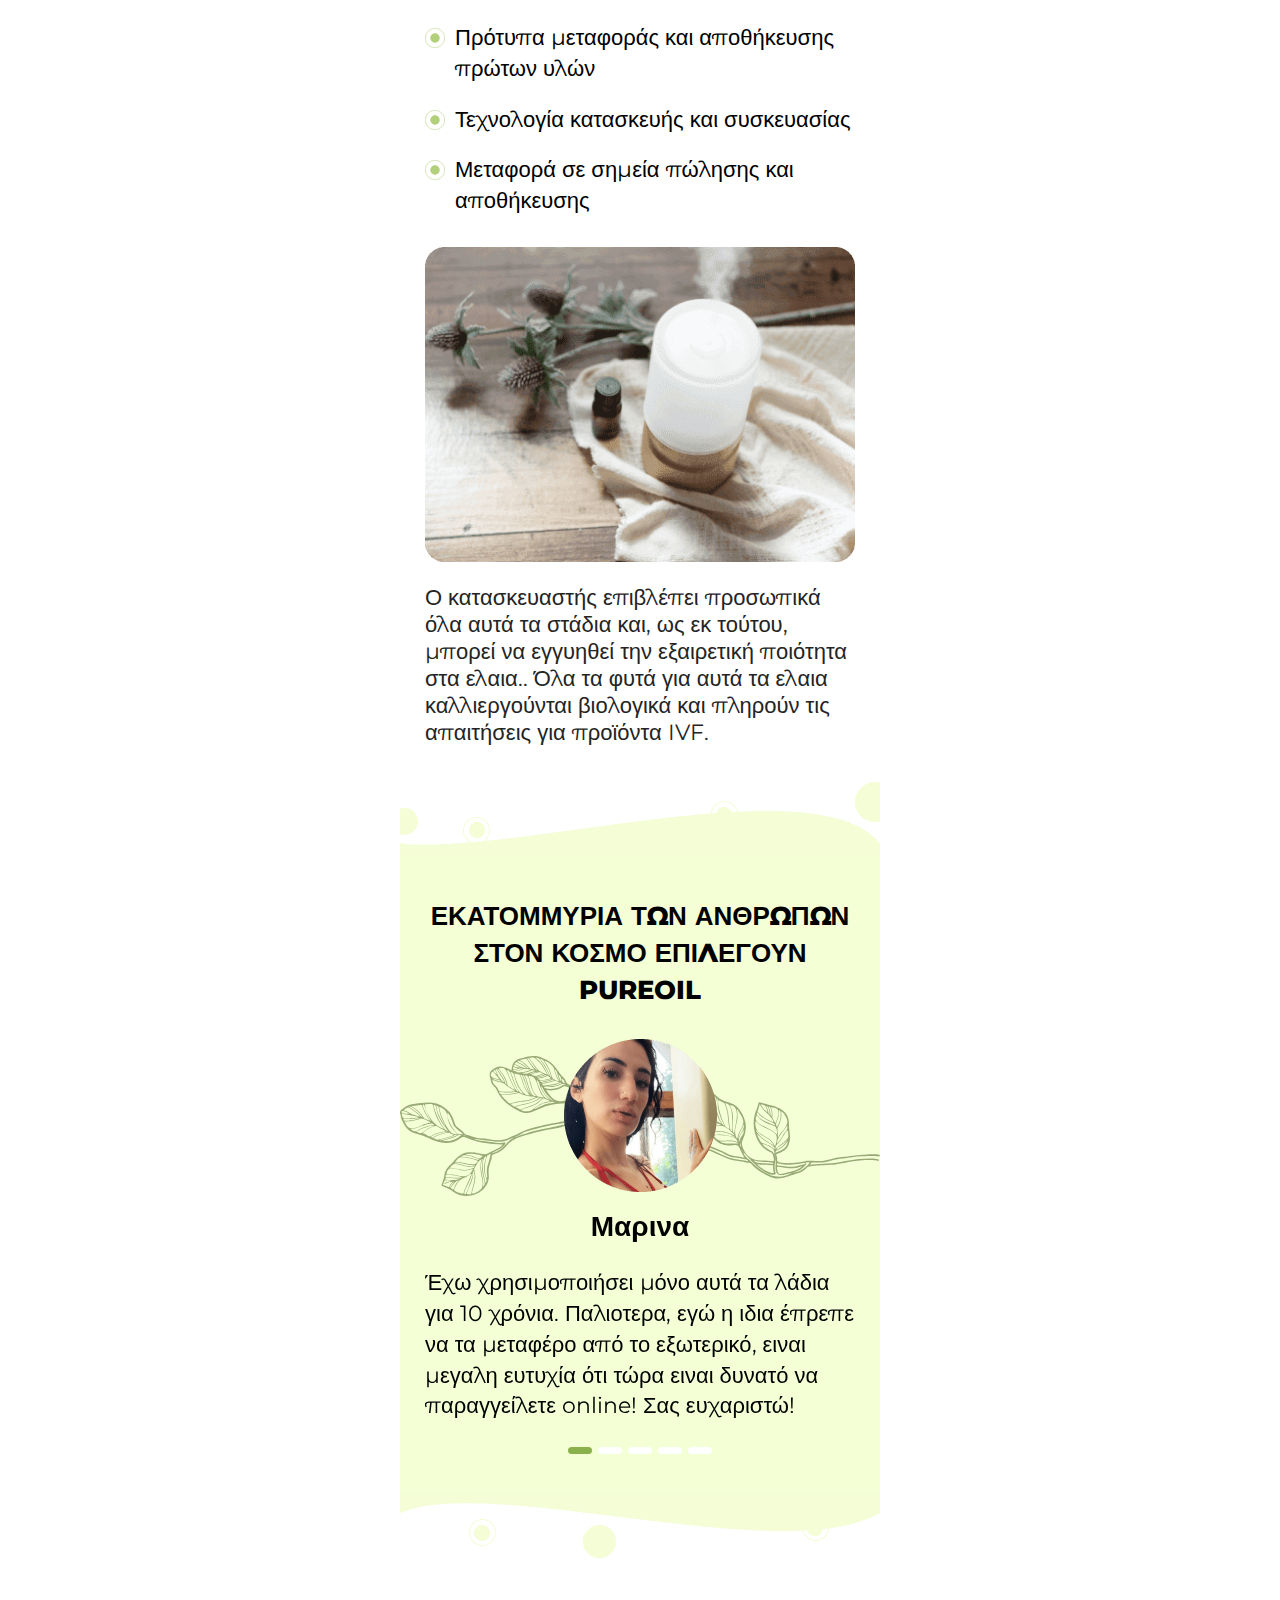
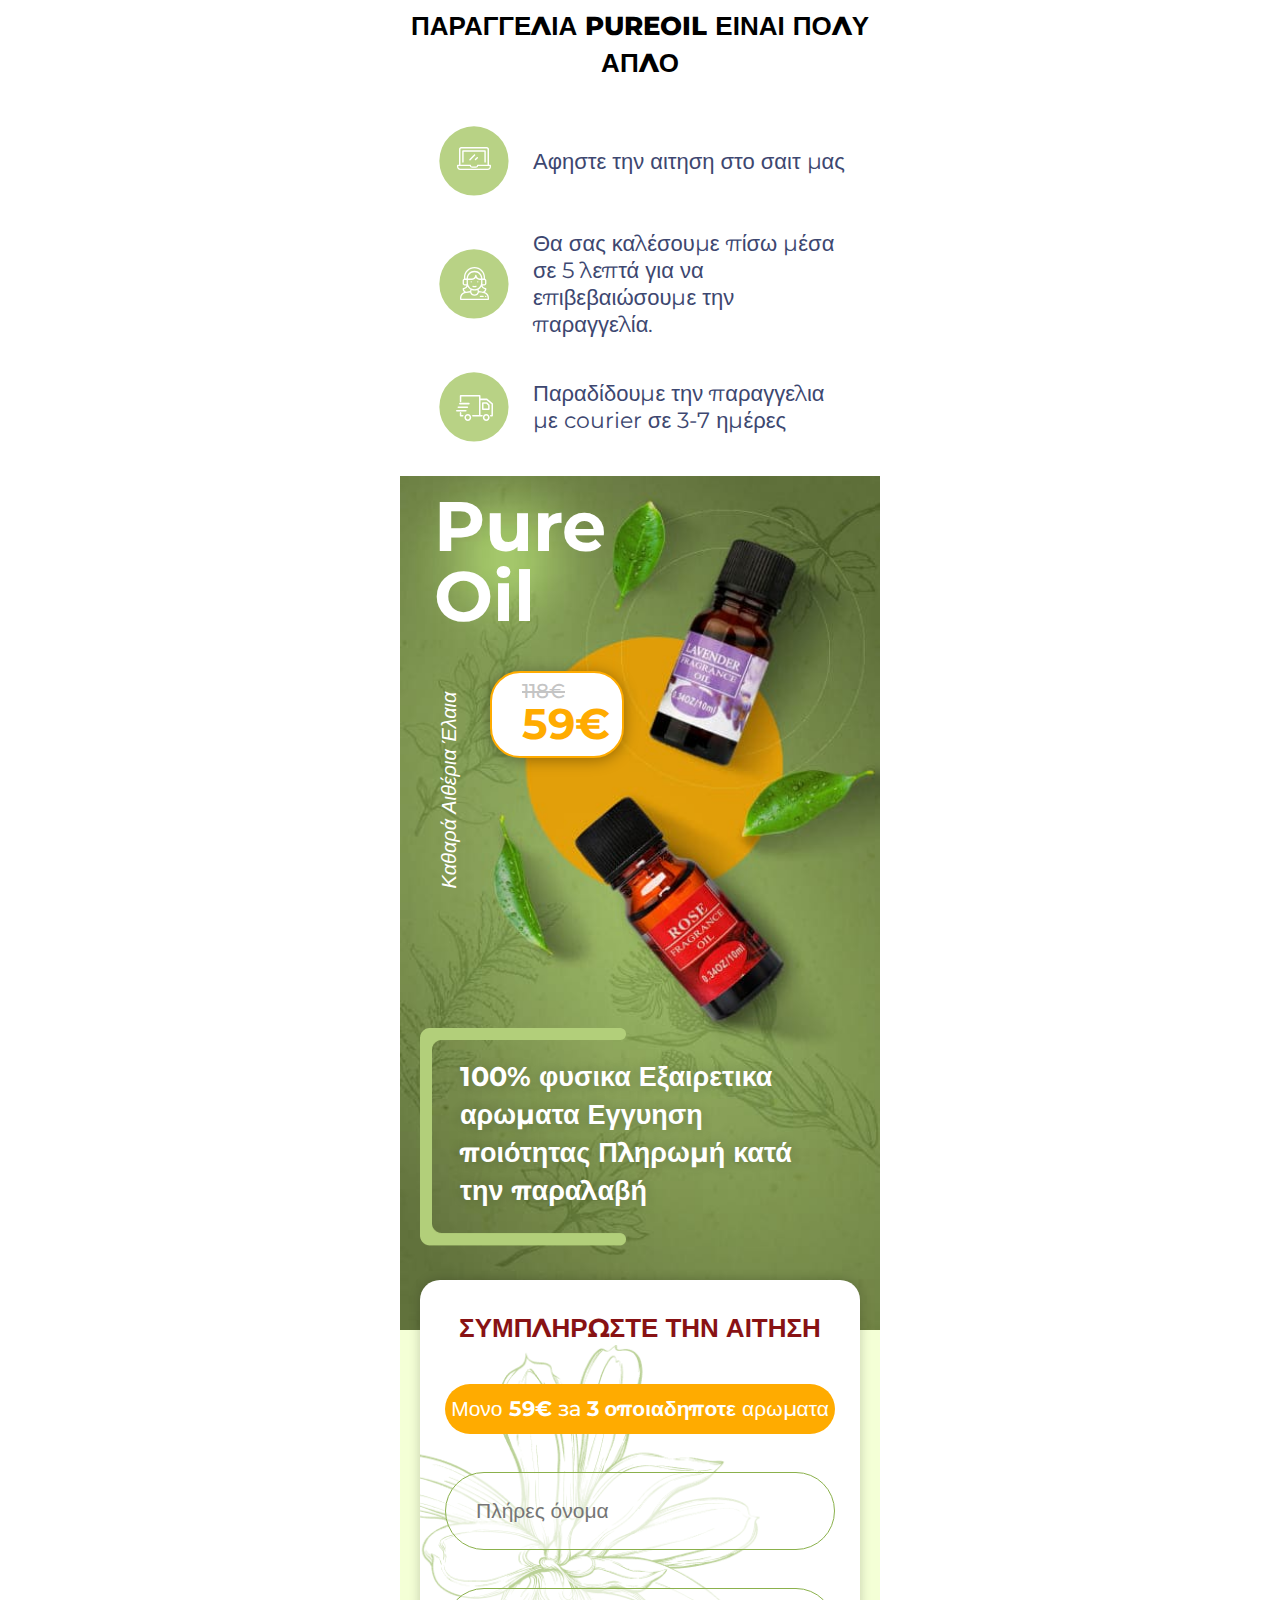
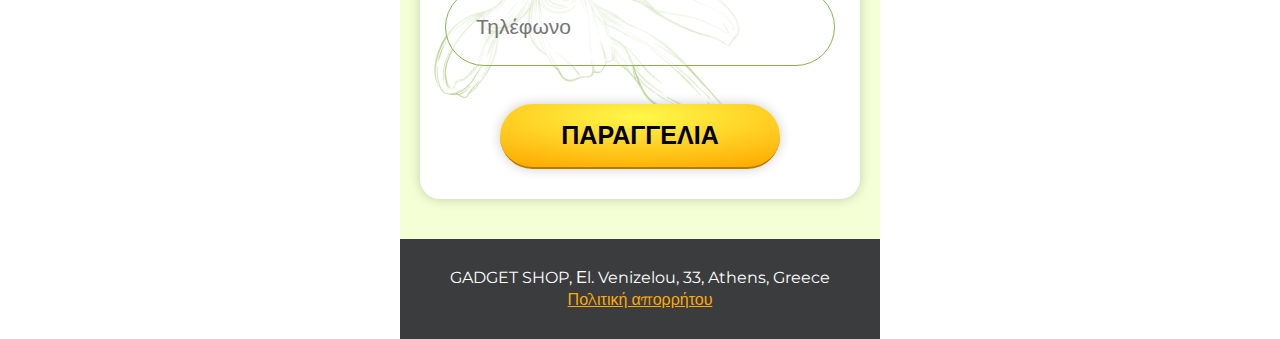
<file: gr/index.html>
<!DOCTYPE html><html lang="ru"><head>

	<meta charset="utf-8">
	<title>PureOil</title>
	<meta property="og:image" content="path/to/image.jpg">
	<meta name="viewport" content="width=device-width, initial-scale=1.0">
	<link rel="icon" href="img/favicon/favicon.ico">
	<link rel="apple-touch-icon" sizes="180x180" href="img/favicon/apple-touch-icon-180x180.png">
	<meta name="theme-color" content="#000">

	<link rel="stylesheet" href="styles/css/main.css">
	<link href="https://fonts.googleapis.com/css?family=Playfair+Display&display=swap" rel="stylesheet">
	<link href="https://fonts.googleapis.com/css?family=Montserrat:400,500,600,700,800&display=swap&subset=cyrillic-ext" rel="stylesheet">
</head>

<body>
	<!-- <a href="#offer" class="pulse__btn">
		<img src="img/button.png" alt="">
	</a> -->
	<header class="main">
		<div class="main__logo">Pure <br>
			Oil</div>
		<div class="main_about play">Καθαρά Αιθέρια Έλαια</div>
		<div class="price price--main">
			<s>118€</s>
			<span>59€</span>
		</div>
		<p class="main__descr">100% φυσικα Εξαιρετικα αρωματα Εγγυηση ποιότητας Πληρωμή κατά την παραλαβή
		</p>
	</header>
	<div id="offer" class="offer">
		<img src="img/offer_decor.png" alt="" class="offer__decor">
		<h3>Συμπληρώστε την αιτηση</h3>
		<p class="offer__trigger"><span>Μονο <b>59€</b> за <b>3 οποιαδηποτε</b> αρωματα</span></p>
		<form action="" class="form">
			<input type="text" required name="name" placeholder="Πλήρες όνομα">
			<input type="number" required name="phone" placeholder="Τηλέφωνο">
			<button class="btn" type="submit">ΠΑΡΑΓΓΕΛΕΙΑ</button>
		</form>
	</div>
	<section class="sect2">
		<div class="heading t-center">
			<h2>Η ΜΑΓΙΑ ΑΡΩΜΑΤΩΝ <br> ΤΗΣ ΕΥΗΜΕΡΙΑΣ ΣΑΣ</h2>
			<span class="sub-title play">(Για αντρες γυναικες και παιδια)</span>
		</div>
		<div class="content">
			<img class="sect2__prod" src="img/product_2.png" alt="">
			<p>Η αρωματοθεραπεία είναι γνωστή από την αρχαιότητα. Σε πλούσια σπίτια χρησιμοποιήθηκαν αιθέρια έλαια για αρωματισμό εγκαταστάσεων, και οι γυναίκες τις χρησιμοποίησαν σε διαδικασίες ομορφιάς. Έτσι, για παράδειγμα, λίγες σταγόνες ροζέλαιου που προστέθηκαν στο λουτρό,
				<b>κανουν το δερμα εξαιρετικά απαλό και μεταξενιο.</b></p>

			<p>Τα ελαια χρησιμοποιουσαν επίσης για να δημιουργηθει μια ιδιαίτερη ατμόσφαιρα. Το σανδαλόξυλο μπορεί να επιδεινώσει τα συναισθήματα και να κάνει αισθήσεις φωτεινότερες και το Περγαμόντο έχει <b>καταπληκτικό αποτέλεσμα χαλάρωσης.</b> Επιπλέον, μερικά έλαια έχουν θεραπευτικό αποτέλεσμα.</p>

		</div>
	</section>

	<section class="sect3">
		<div class="heading t-center">
			<h2>γνώμη ειδικου</h2>
			<span class="sub-title play"><b>γνωμη ειδικου</b> <br>Φυσιοθεραπευτής, ιδιοκτήτης <br> SPA-κεντρο ομορφιας RELAXX</span>
		</div>
		<br>
		<div class="content">
			<div class="img-wrap">
				<img src="img/block_3_pic_1.png" alt="">
			</div>
			<p>"Η αρωματοθεραπεία - είναι μία από τα πιο ισχυρα <b>εργαλεία που επηρεάζουν την ευημερία και τη διάθεση ενός ατόμου.</b> Στα κεντρα μας δίνεται ιδιαίτερη σημασια σε αυτην. Τα κατάλληλα επιλεγμένα έλαια μπορούν να παρέχουν χαλάρωση ή, αντιστρόφως, τονωση, μπορούν να ανακουφίσουν ένα άτομο από άγχος και πονοκέφαλο, να βελτιώσουν την κατάσταση του δέρματος και ολόκληρου του σώματος. Στις θεραπειες μας που χρησιμοποιούμε <b>"Τα ελαια PureOil - ειναι τα καλυτερα στην αγορα".</b></p>
		</div>
		<span class="sect3__quet">"</span>
	</section>

	<section class="sect4">
		<div class="heading t-center">
			<h2>ΓΙΑΤΙ ΧΡΗΣΙΜΟΠΟΙΕΙΤΑΙ  <br> ΑΡΩΜΑΤΟΘΕΡΑΠΕΙΑ;</h2>
			<span class="sub-title play">(δεν προκαλει αλλεργια)</span>
		</div>
		<div class="sect4__content content">
			<div class="sect4__item">
				<img src="img/sect4-1.png" alt="" class="sect4__img">
				<p class="sect4__title">Αρωματοποίηση <br> χωρου</p>
				<p class="sect4__txt">Είναι τόσο ωραιο, όταν το σπίτι μυρίζει καλά! Τα αιθέρια έλαια εξαλείφουν τις οσμές των τροφίμων, των ζώων και τον καπνό του τσιγάρου. Αφηστε το σπιτι σας να είναι αρωματισμενο με ελαφριά εσπεριδοειδή, πικάντικα ή μαγευτικά φυτικά αρώματα!</p>
			</div>
			<div class="sect4__item">
				<img src="img/sect4-2.png" alt="" class="sect4__img">
				<p class="sect4__title">Χαλάρωση</p>
				<p class="sect4__txt">Μόλις μερικές σταγόνες αιθέριου ελαίου μπορούν να έχουν βαθύ χαλαρωτικό αποτέλεσμα. Ξεκουραστείτε, κοιμηθείτε, διαλογίστητε και ανακουφίστε το άγχος απολαμβάνοντας ένα θεραπευτικό άρωμα.</p>
			</div>
			<div class="sect4__item">
				<img src="img/sect4-3.png" alt="" class="sect4__img">
				<p class="sect4__title">Δημιουργηστε μια ειδικη <br> ατμοσφερα</p>
				<p class="sect4__txt">Πολλά έλαια είναι φυσικά αφροδισιακά. Θέλετε να κάνετε το βράδυ πιο αισθησιακό και συναρπαστικό; Προσθεσται στην ειδικη συσκευη μερικές σταγόνες λάδι πατσουλί ή σανταλόξυλο!</p>
			</div>
			<div class="sect4__item">
				<img src="img/sect4-4.png" alt="" class="sect4__img">
				<p class="sect4__title">Καλλυντικες <br> διαδικασίες</p>
				<p class="sect4__txt">Τα αιθέρια έλαια έχουν ευεργετική επίδραση στο σώμα! Δυο σταγόνες από τριαντάφυλλο ειναι ικανες να κάνουν το δέρμα τοσο τρυφερό οπως το μετάξι, τα έλαια από εσπεριδοειδή δίνουν δύναμη και λάμψη στα μαλλιά και το βάλσαμο λεμονιών βοηθά στην ανακούφιση από την κόπωση και τον πονοκέφαλο.</p>
			</div>
		</div>
	</section>

	<section class="sect5">
		<div class="heading t-center">
			<h2 class="black">ΑΙΘΕΡΙΑ ΕΛΑΙΑ PUREOIL</h2>
			<span class="sub-title play">(12 διαφορετικα αρωματα)</span>
		</div>
		<div class="content">
			<p>Η σειρά PureOil Essential Oils παρουσιάζεται με 12 εκπληκτικά αρώματα. Όλα τα έλαια κατασκευάζονται από 100% φυσικα συστατικά, επομένως το άρωμά τους δεν μπορεί να διακριθεί από το παρόν.</p>
			<div class="sect5__title left">
				<img style="width: 1.8rem;" src="img/sect5-1.png" alt="">
				<p>Αρώματα φρεσκάδας - λεμόνι, ωκεανός, πράσινο τσάι</p>
			</div>
			<p>Λεπτό, ζωντανό, φρεσκο και αναζωογονητικό. Αυτά τα αιθέρια έλαια είναι ιδανικά για δωμάτια, αλλάζουν και δινουν τονωση στον οργανισμό και αυξανει τη συγκέντρωση για παραγωγικές δραστηριότητες.</p>
			<div class="sect5__title">
				<p>Λουλουδενια αρώματα - κρίνο, βιολετί, γιασεμί, ανθοφορία κεράσι, τριαντάφυλλο, οσμάνθου, λεβάντα</p>
				<img style="width: 1.5rem; padding-left: .1rem;" src="img/sect5-2.png" alt="">
			</div>
			<p>Γυναικείο, πλούσιο, γλυκό και παχύρρευστο. Αυτά τα αιθέρια έλαια είναι ιδανικά για καλλυντικές θεραπείες, χαλάρωσης και διαλογισμό. Μπορούν να προστεθούν στο μπάνιο, με βαση τα μαλακτικα μαλλιων. Απελευθερώνουν το άγχος και αφερουν κόπωση, συμβάλλουν σε βαθύ ύπνο και χαλάρωση.</p>
			<div class="sect5__title">
				<img style="width: 2rem; margin-right: -0.2rem;" src="img/sect5-3.png" alt="">
				<p>Πλούσιες γεύσεις - σανταλόξυλο, βανίλια</p>
			</div>
			<p>Πάθος, αισθηση, βαθυ και επίμονο. Αυτά τα αρώματα δημιουργούνται για να ενισχύουν τα συναισθήματα, τον ενθουσιασμό και τη γοητεία. Δημιουργίστε στο σπίτι μια ξεχωριστή ατμόσφαιρα απόλαυσης</p>
		</div>
	</section>

	<section class="sect6">
		<div class="heading t-center">
			<h2 class="black">ΓΙΑΤΙ ΤΑ ΕΛΑΙΑ PureOil - <br> ΕΙΝΑΙ ΤΑ ΚΑΛΥΤΕΡΑ?</h2>
		</div>
		<div class="content">
			<p>ΤΑ ΕΛΑΙΑ <b>PureOil</b> παράγονται για περισσότερα από 57 χρόνια. Κάθε στάδιο παραγωγής ελέγχεται αυστηρά. Στάδια ελέγχου συμπεριλάμβανουν:</p>
			<ul class="sect6__list">
				<li class="sect6__item">Ανάλυση του εδάφους στο οποίο καλλιεργούνται τα φυτά για το ελαια</li>
				<li class="sect6__item">Χρόνος φύτευσης και χρόνος συγκομιδής φυτών</li>
				<li class="sect6__item">Η διαδικασία φροντίδας των φυτών (πότισμα, επεξεργασία κ.λπ.)</li>
				<li class="sect6__item">Πρότυπα μεταφοράς και αποθήκευσης πρώτων υλών</li>
				<li class="sect6__item">Τεχνολογία κατασκευής και συσκευασίας</li>
				<li class="sect6__item">Μεταφορά σε σημεία πώλησης και αποθήκευσης</li>

			</ul>
			<div class="img-wrap">
				<img src="img/sect6-1.png" alt="">
			</div>
			<p>Ο κατασκευαστής επιβλέπει προσωπικά όλα αυτά τα στάδια και, ως εκ τούτου, μπορεί να εγγυηθεί την εξαιρετική ποιότητα στα ελαια.. Όλα τα φυτά για αυτά τα ελαια καλλιεργούνται βιολογικά και πληρούν τις απαιτήσεις για προϊόντα IVF.</p>
		</div>
	</section>

	<section class="sect7">
		<div class="sect7__top"></div>
		<div class="heading t-center">
			<h2 class="black">ΕΚΑΤΟΜΜΥΡΙΑ ΤΩΝ ΑΝΘΡΩΠΩΝ <br>
				ΣΤΟΝ ΚΟΣΜΟ ΕΠΙΛΕΓΟΥΝ <br> PureOil</h2>
		</div>
		<div class="sect7__decor"><img src="img/reviews_decor.svg" alt=""></div>
		<div class="content">
			<div class="swiper-container">

				<div class="swiper-wrapper">
					<div class="swiper-slide">
						<div class="slide-content">
							<div class="slide__header">
								<img src="img/ava1.png" alt="">
								<span class="name">Μαρινα</span>
							</div>
							<span>Έχω χρησιμοποιήσει μόνο αυτά τα λάδια για 10 χρόνια. Παλιοτερα, εγώ η ιδια έπρεπε να τα μεταφέρο από το εξωτερικό, ειναι μεγαλη ευτυχία ότι τώρα ειναι δυνατό να παραγγείλετε online! Σας ευχαριστώ!
							</span>
						</div>
					</div>
					<div class="swiper-slide">
						<div class="slide-content">
							<div class="slide__header">
								<img src="img/ava2.png" alt="">
								<span class="name">Ιουλια</span>
							</div>
							<span>Έχω μια μικρή κλινική αισθητικης. Η αρωματοθεραπεία είναι ένας από τους κύριους τομείς. Πιστευω οτι δοκιμασα όλα τα λάδια που κυκλοφορούν στην αγορά και μπορώ να πω σίγουρα ότι το PureOil είναι το καλύτερο.
							</span>
						</div>
					</div>
					<div class="swiper-slide">
						<div class="slide-content">
							<div class="slide__header">
								<img src="img/ava3.png" alt="">
								<span class="name">Κατερινα</span>
							</div>
							<span>Ο ψυχολόγος μας προτεινε με τον σύζυγό μου την αρωματοθεραπεία όταν αντιμετωπίζουμε μικρά προβλήματα στη σεξουαλική ζωη (στον σύζυγο, δυστυχώς). Παραγγειλα λαδι με κάρδαμο - και είτε η δύναμη της πειθούς, είτε αλήθεια βοηθά, αλλά συναρπαστικό αποτέλεσμα υπάρχει!
							</span>
						</div>
					</div>
					<div class="swiper-slide">
						<div class="slide-content">
							<div class="slide__header">
								<img src="img/ava4.png" alt="">
								<span class="name">Ελενα</span>
							</div>
							<span>Έχω υποφέρει από ημικρανίες για μεγάλο χρονικό διάστημα, επινα συνεχώς χάπια. Και πριν από ένα χρόνο πήγα στην Κίνα για θεραπεία και με γνωρισαν με την αρωματοθεραπεία. Τώρα στην κρεβατοκάμαρά μου υπάρχει πάντα ένας λαμπτήρας αρωμάτων. Κοιμάμαι καλά, οι πονοκέφαλοι έχουν φύγει! Χρησιμοποιώ λάδια PureOil, δεν έχω δοκιμάσει άλλους και δεν θέλω να δοκιμάσω.
							</span>
						</div>
					</div>
					<div class="swiper-slide">
						<div class="slide-content">
							<div class="slide__header">
								<img src="img/ava5.png" alt="">
								<span class="name">Τατιανα</span>
							</div>
							<span>Καταπλικτικα έλαια! Προσθέτω δυο σταγόνες απο λαδι ροδου στο μπάνιο - το δέρμα είναι μεταξωτό, λεπτό, μυρίζει πολύ ωραία. Δοκιμάστε το, δεν θα το μετανιώσετε!
							</span>
						</div>
					</div>
				</div>
			</div>
		</div>
		<div class="pagination-wrap">
			<div class="reviews__pag"></div>
		</div>
		<div class="sect7__bot"></div>
	</section>

	<section class="sect8">
		<div class="heading t-center">
			<h2 class="black">ΠΑΡΑΓΓΕΛΙΑ PureOIL ΕΙΝΑΙ ΠΟΛΥ ΑΠΛΟ</h2>
		</div>
		<div class="sect8__content content">
			<div class="sect8__item">
				<img src="img/icon_1.svg" alt="">
				<p>Αφηστε την αιτηση στο σαιτ μας</p>
			</div>
			<div class="sect8__item">
				<img src="img/icon_2.svg" alt="">
				<p>Θα σας καλέσουμε πίσω μέσα σε 5 λεπτά για να επιβεβαιώσουμε την παραγγελία.</p>
			</div>
			<div class="sect8__item">
				<img src="img/icon_3.svg" alt="">
				<p>Παραδίδουμε την παραγγελια με courier σε 3-7 ημέρες</p>
			</div>
		</div>
	</section>

	<header class="main">
		<div class="main__logo">Pure <br>
			Oil</div>
		<div class="main_about play">Καθαρά Αιθέρια Έλαια</div>
		<div class="price price--main">
			<s>118€</s>
			<span>59€</span>
		</div>
		<p class="main__descr">100% φυσικα Εξαιρετικα αρωματα Εγγυηση ποιότητας Πληρωμή κατά την παραλαβή
		</p>
	</header>
	<div id="offer" class="offer">
		<img src="img/offer_decor.png" alt="" class="offer__decor">
		<h3>Συμπληρωστε την αιτηση</h3>
		<p class="offer__trigger"><span>Μονο <b>59€</b> за <b>3 οποιαδηποτε</b> αρωματα</span></p>
		<form action="" class="form">
			<input type="text" required name="name" placeholder="Πλήρες όνομα">
			<input type="number" required name="phone" placeholder="Τηλέφωνο">
			<button class="btn" type="submit">ΠΑΡΑΓΓΕΛΙΑ</button>
		</form>
	</div>
	<div class="policy__bot">
		<span>GADGET SHOP, Εl. Venizelou, 33, Athens, Greece</span>
		<a href="/privacypolicy" target="_blank">Πολιτική απορρήτου</a>
	</div>
	<link rel="stylesheet" href="libs/swiper/swiper.min.css">
	<script src="libs/swiper/swiper.min.js"></script>
	<script src="js/common.js"></script>



</body></html>
</file>
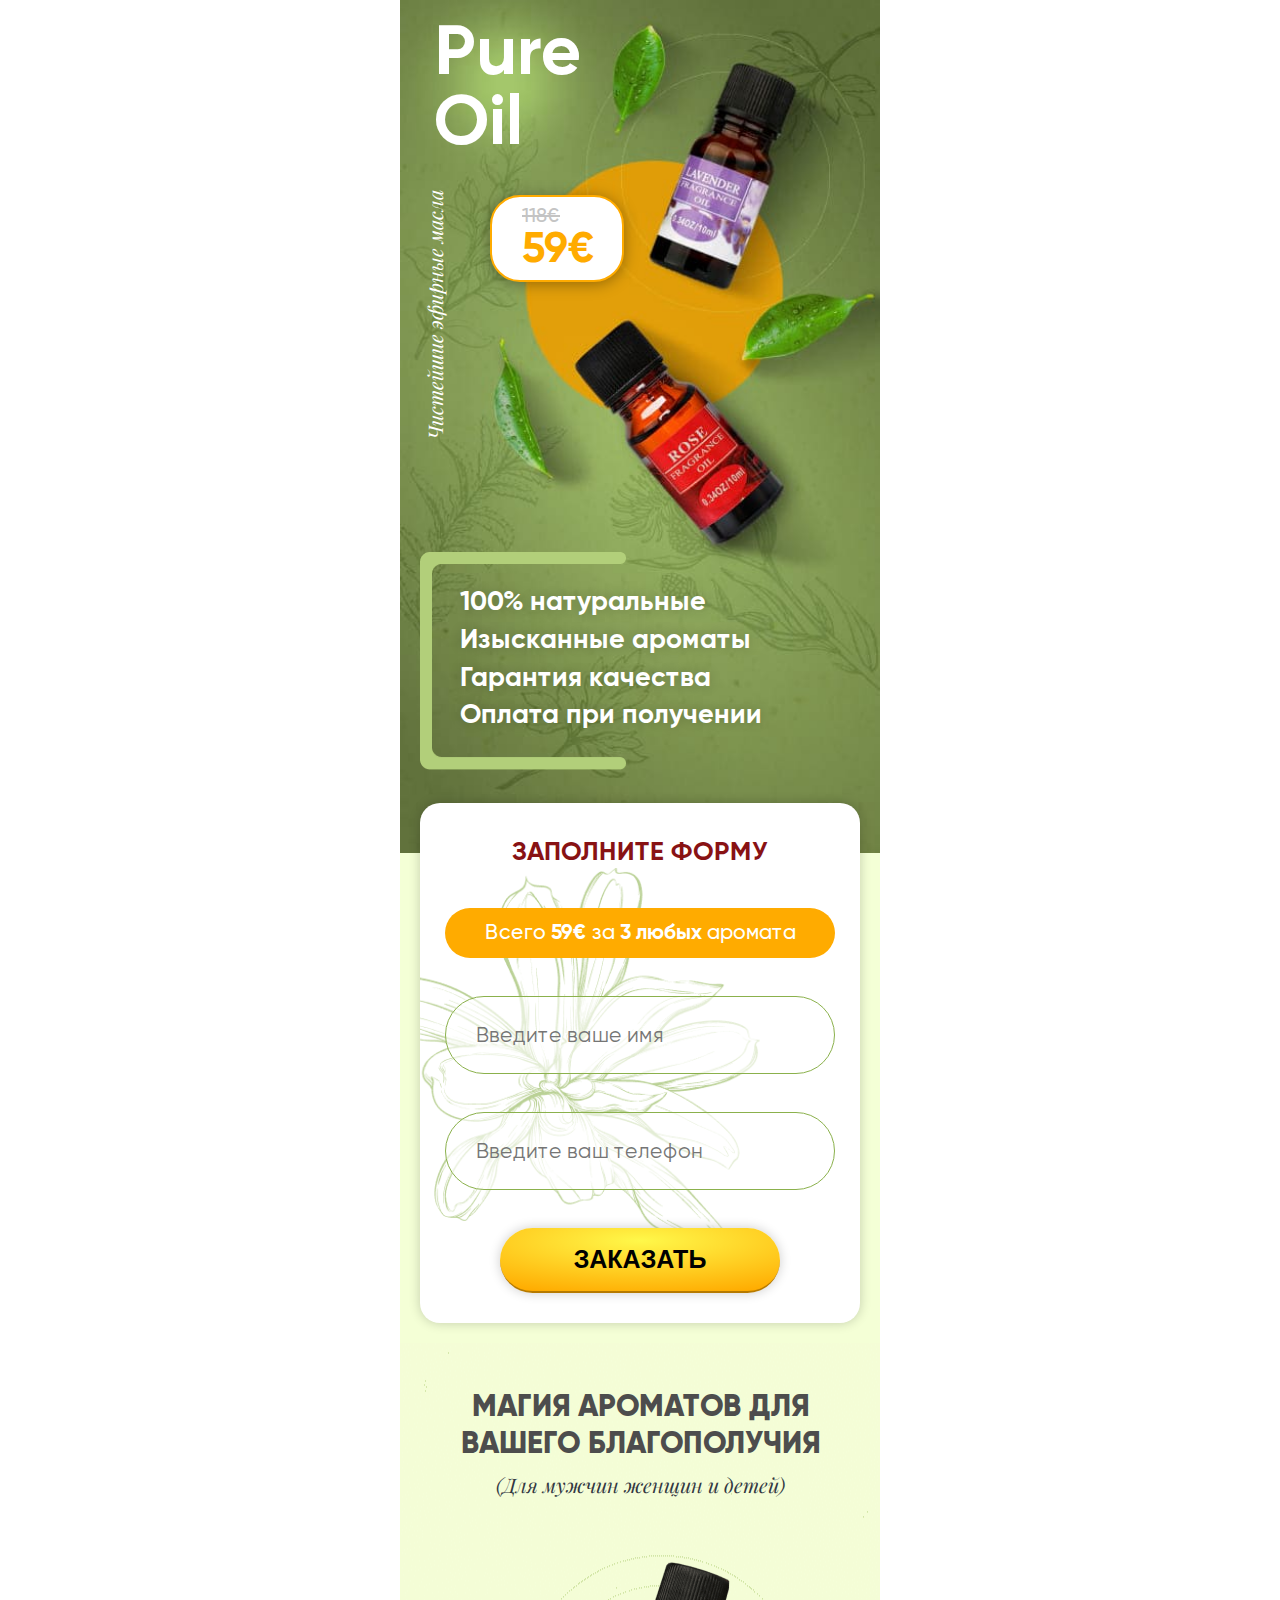
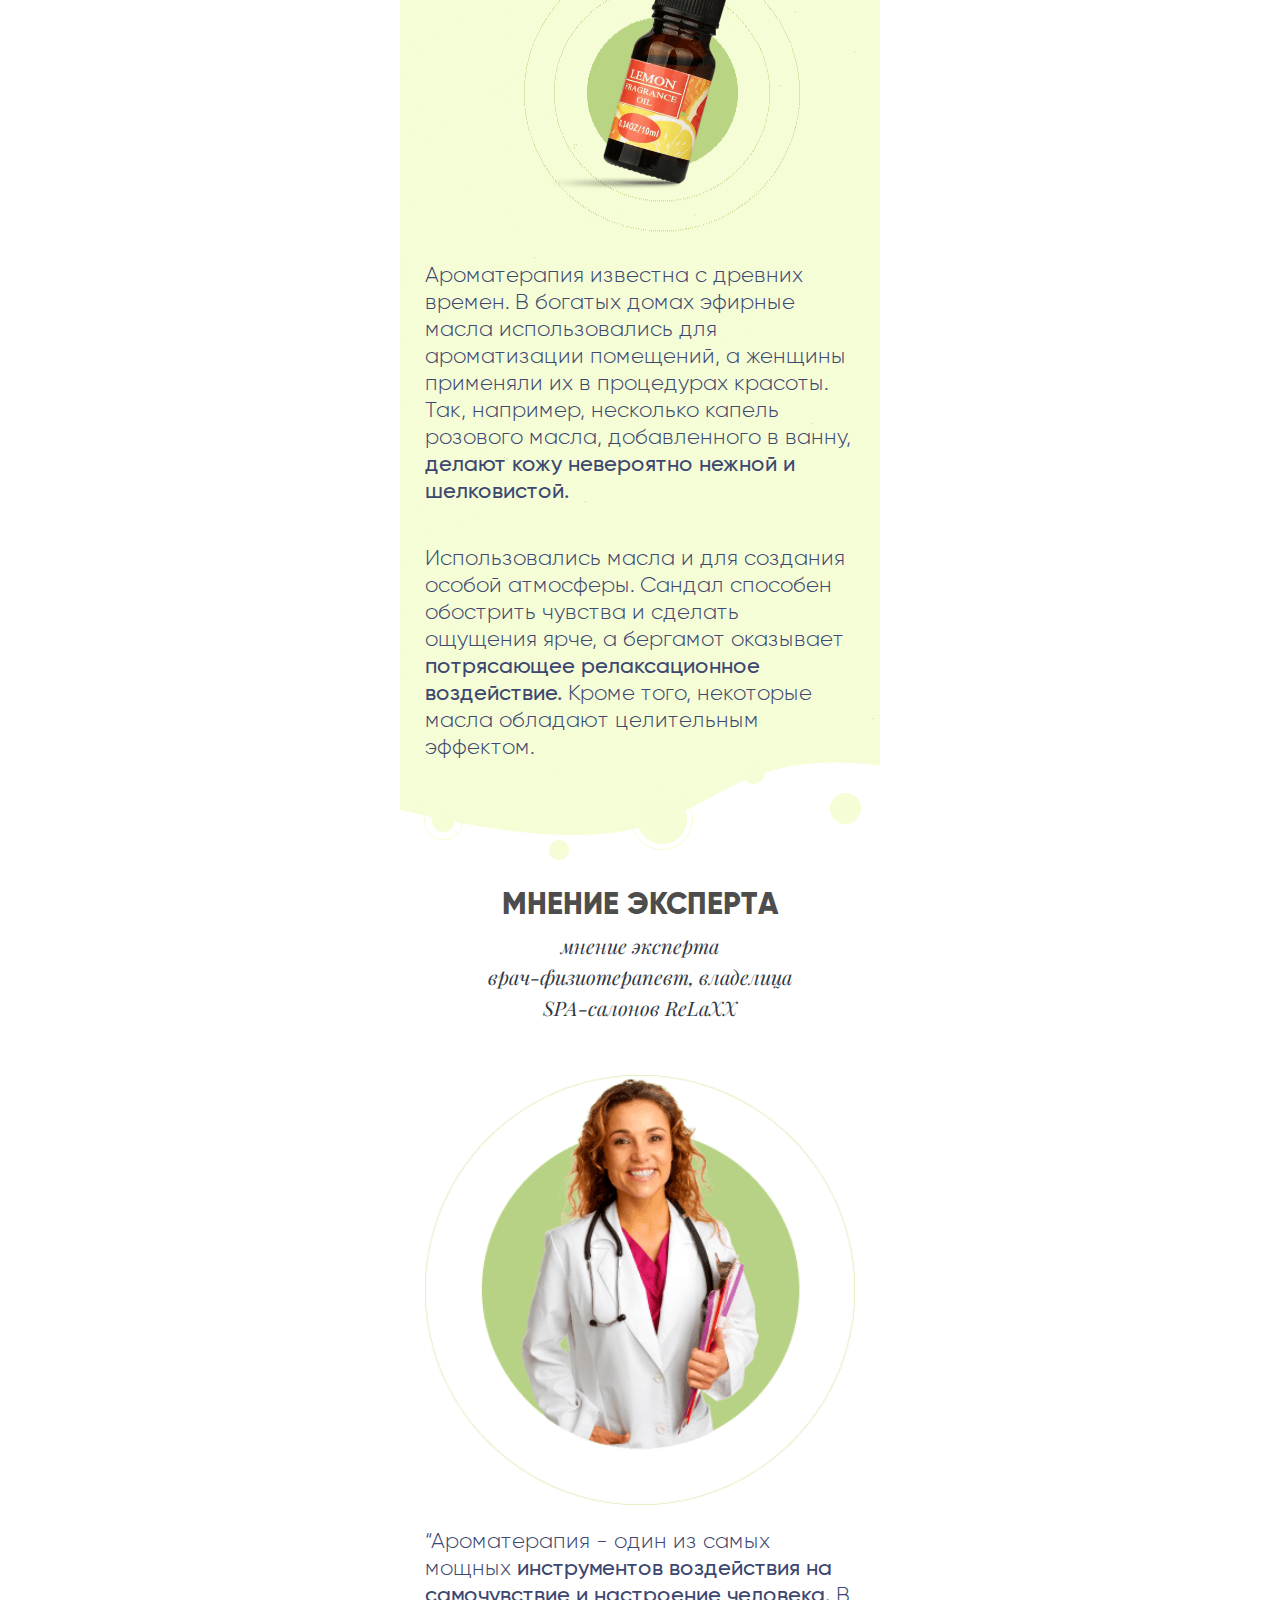
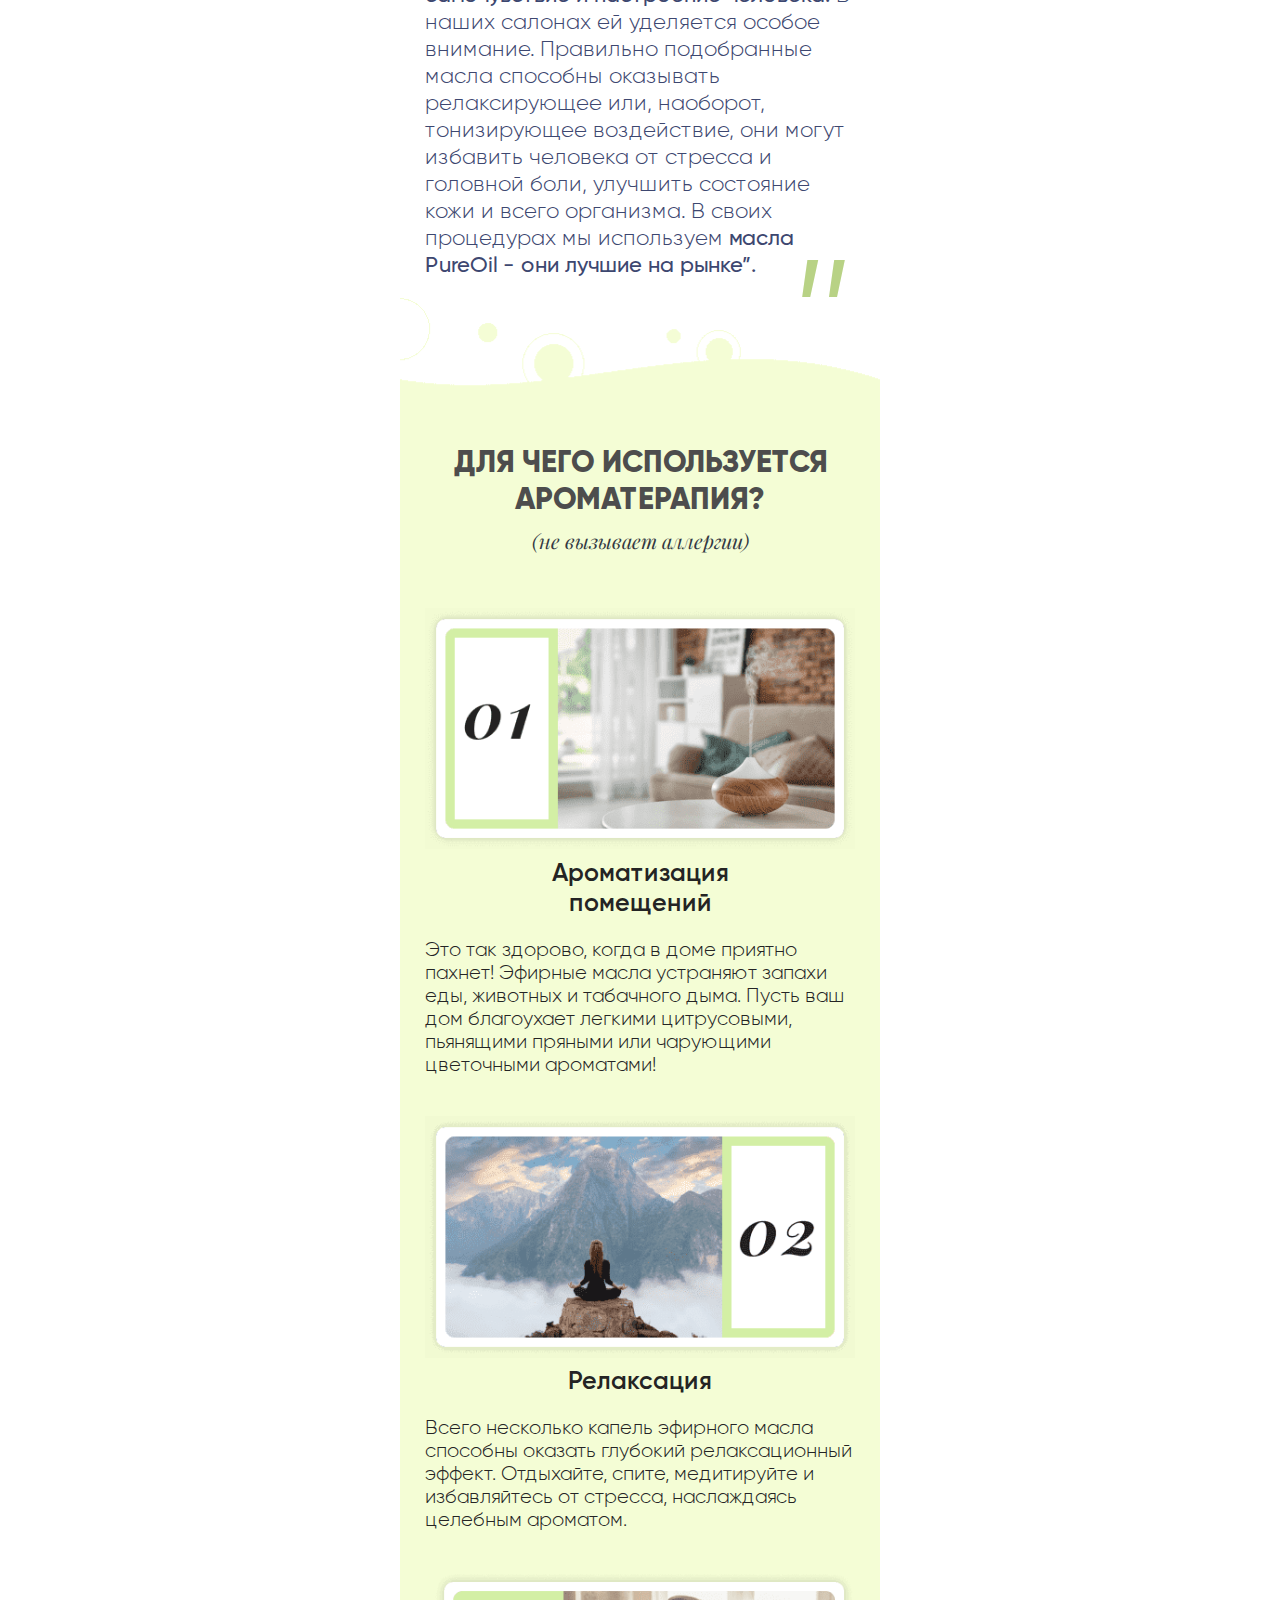
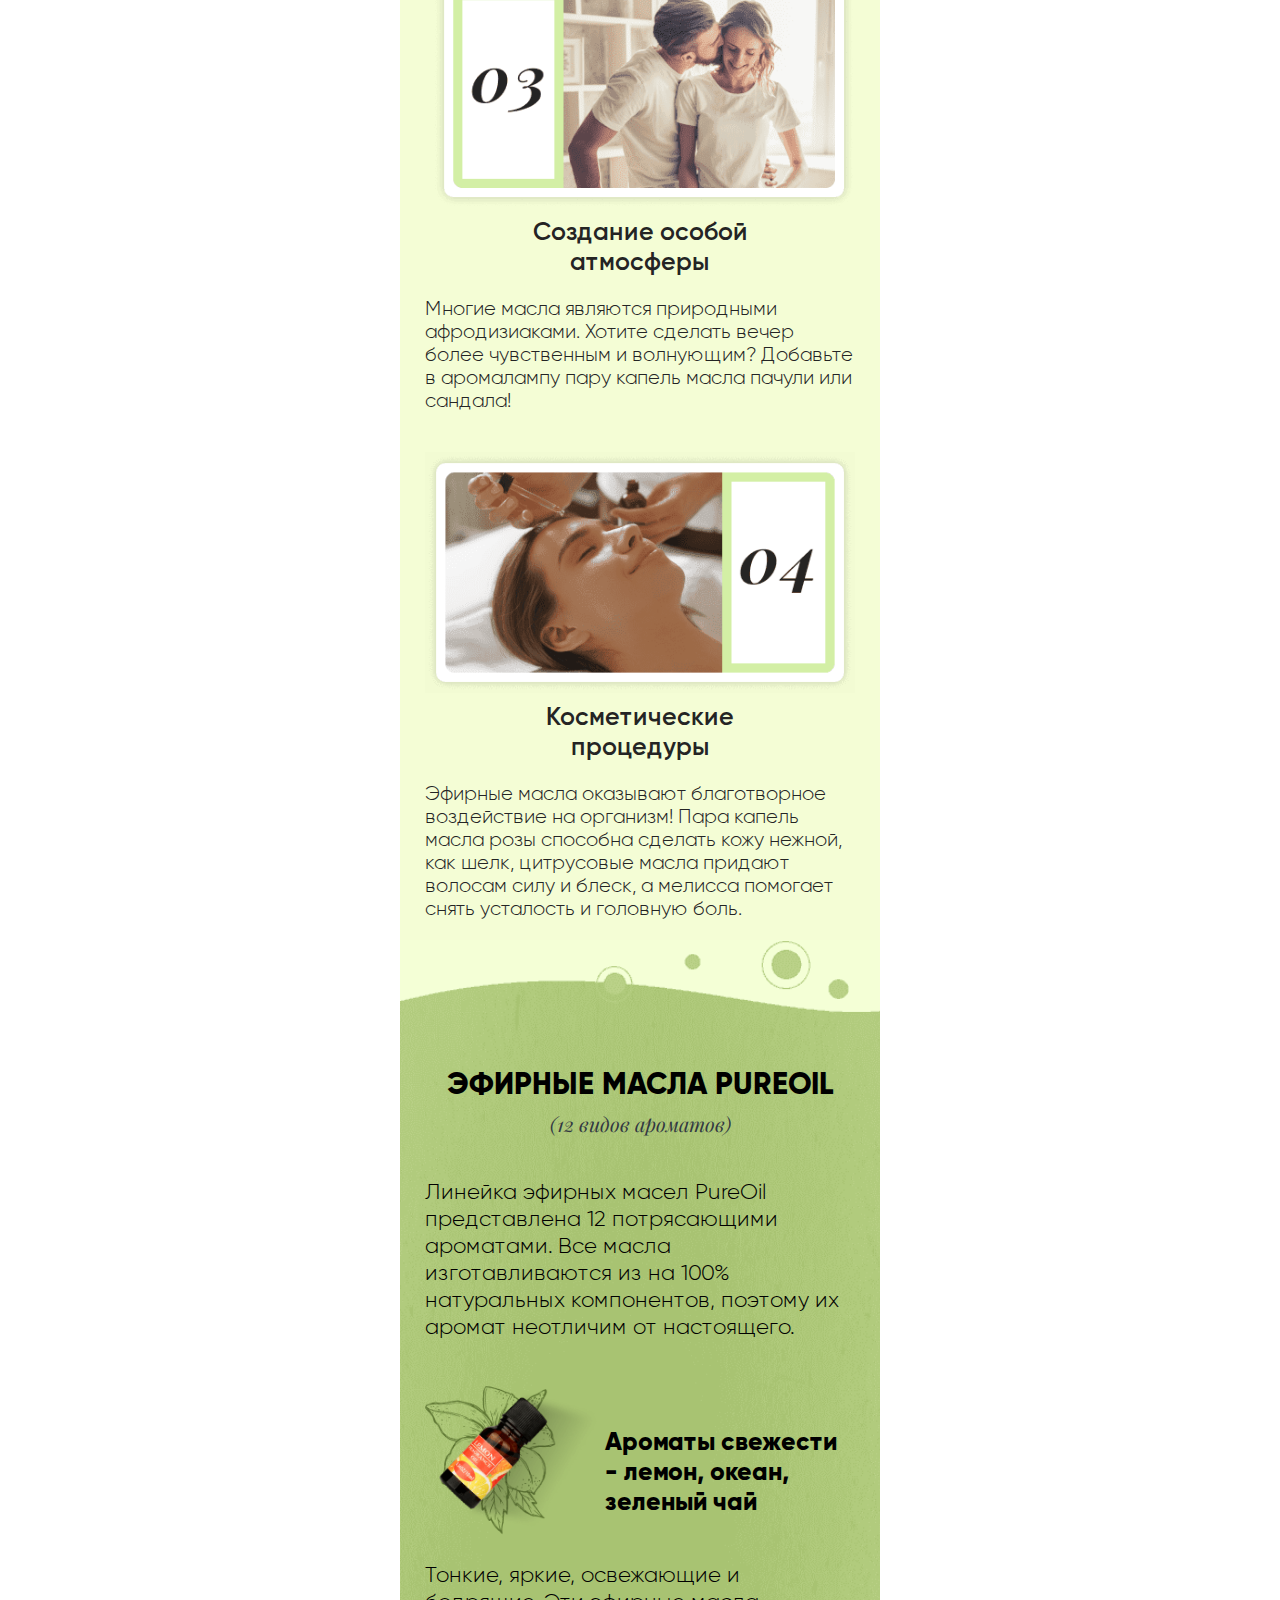
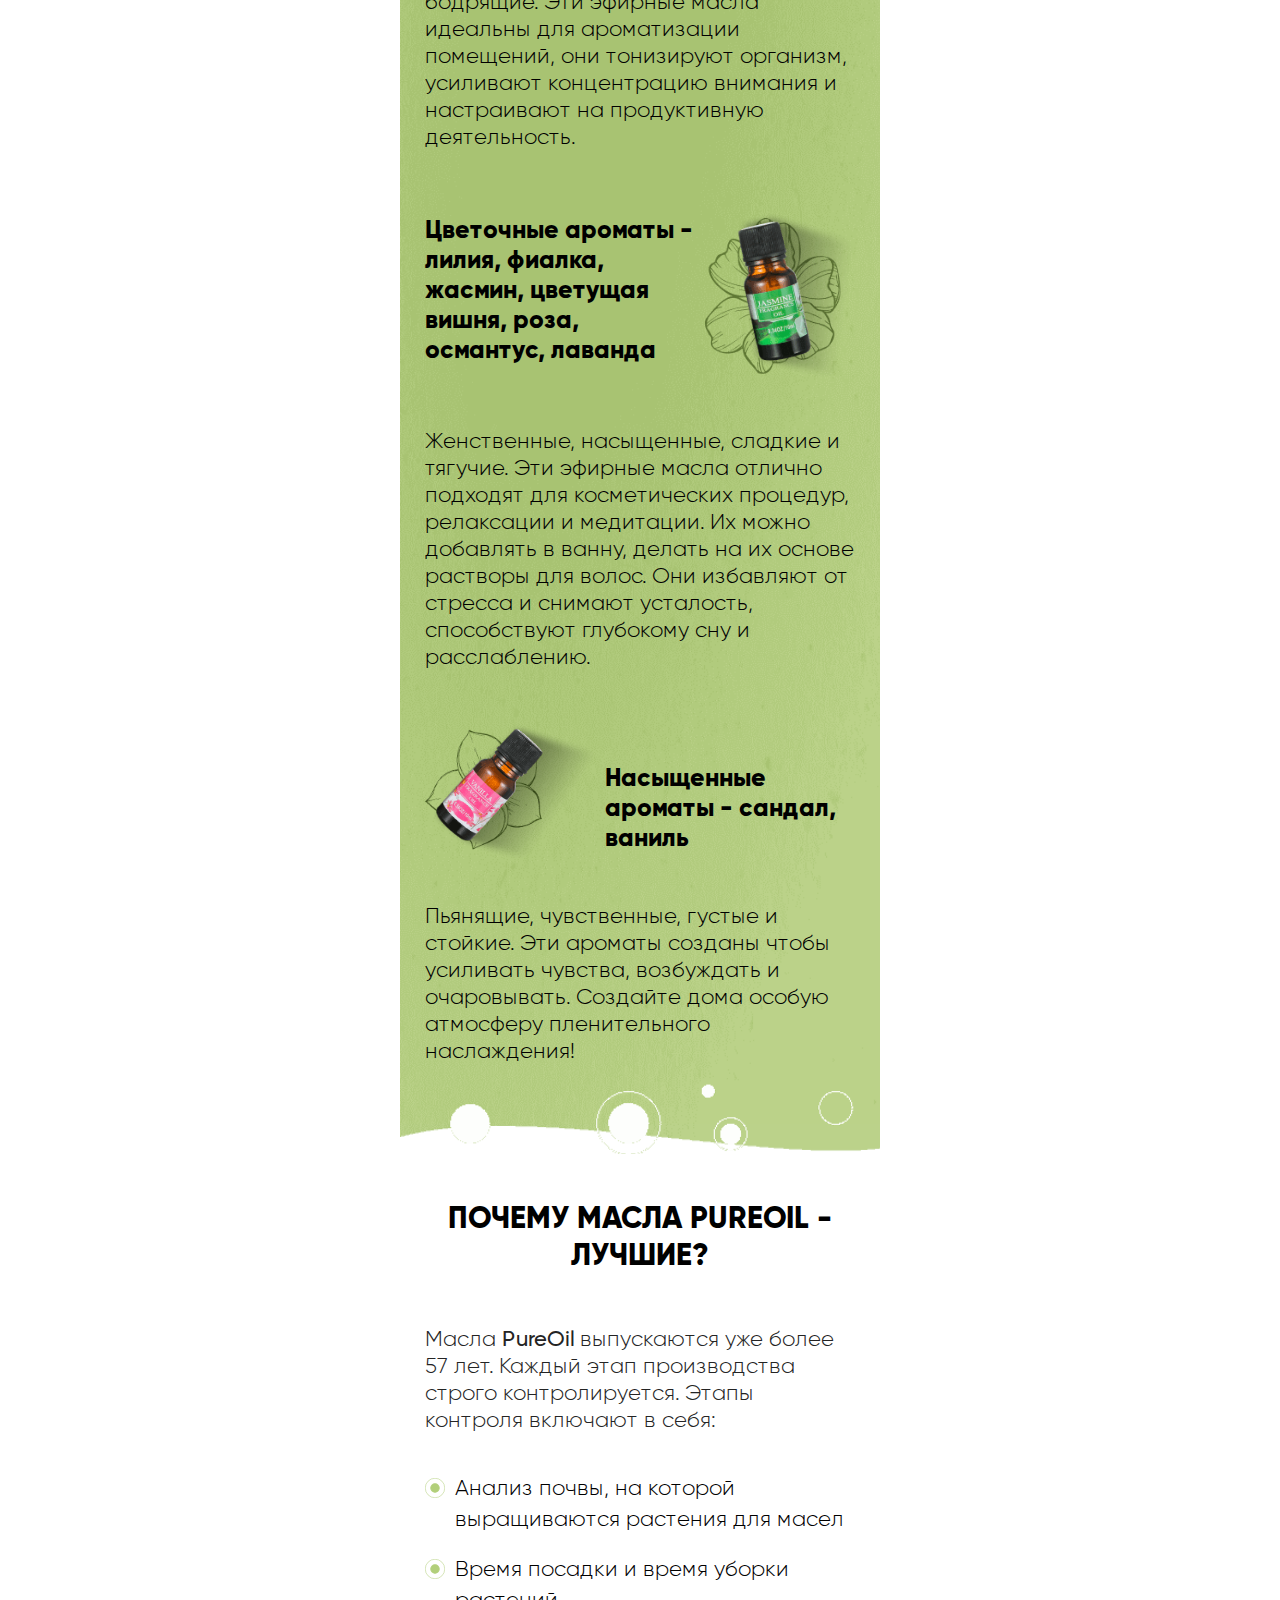
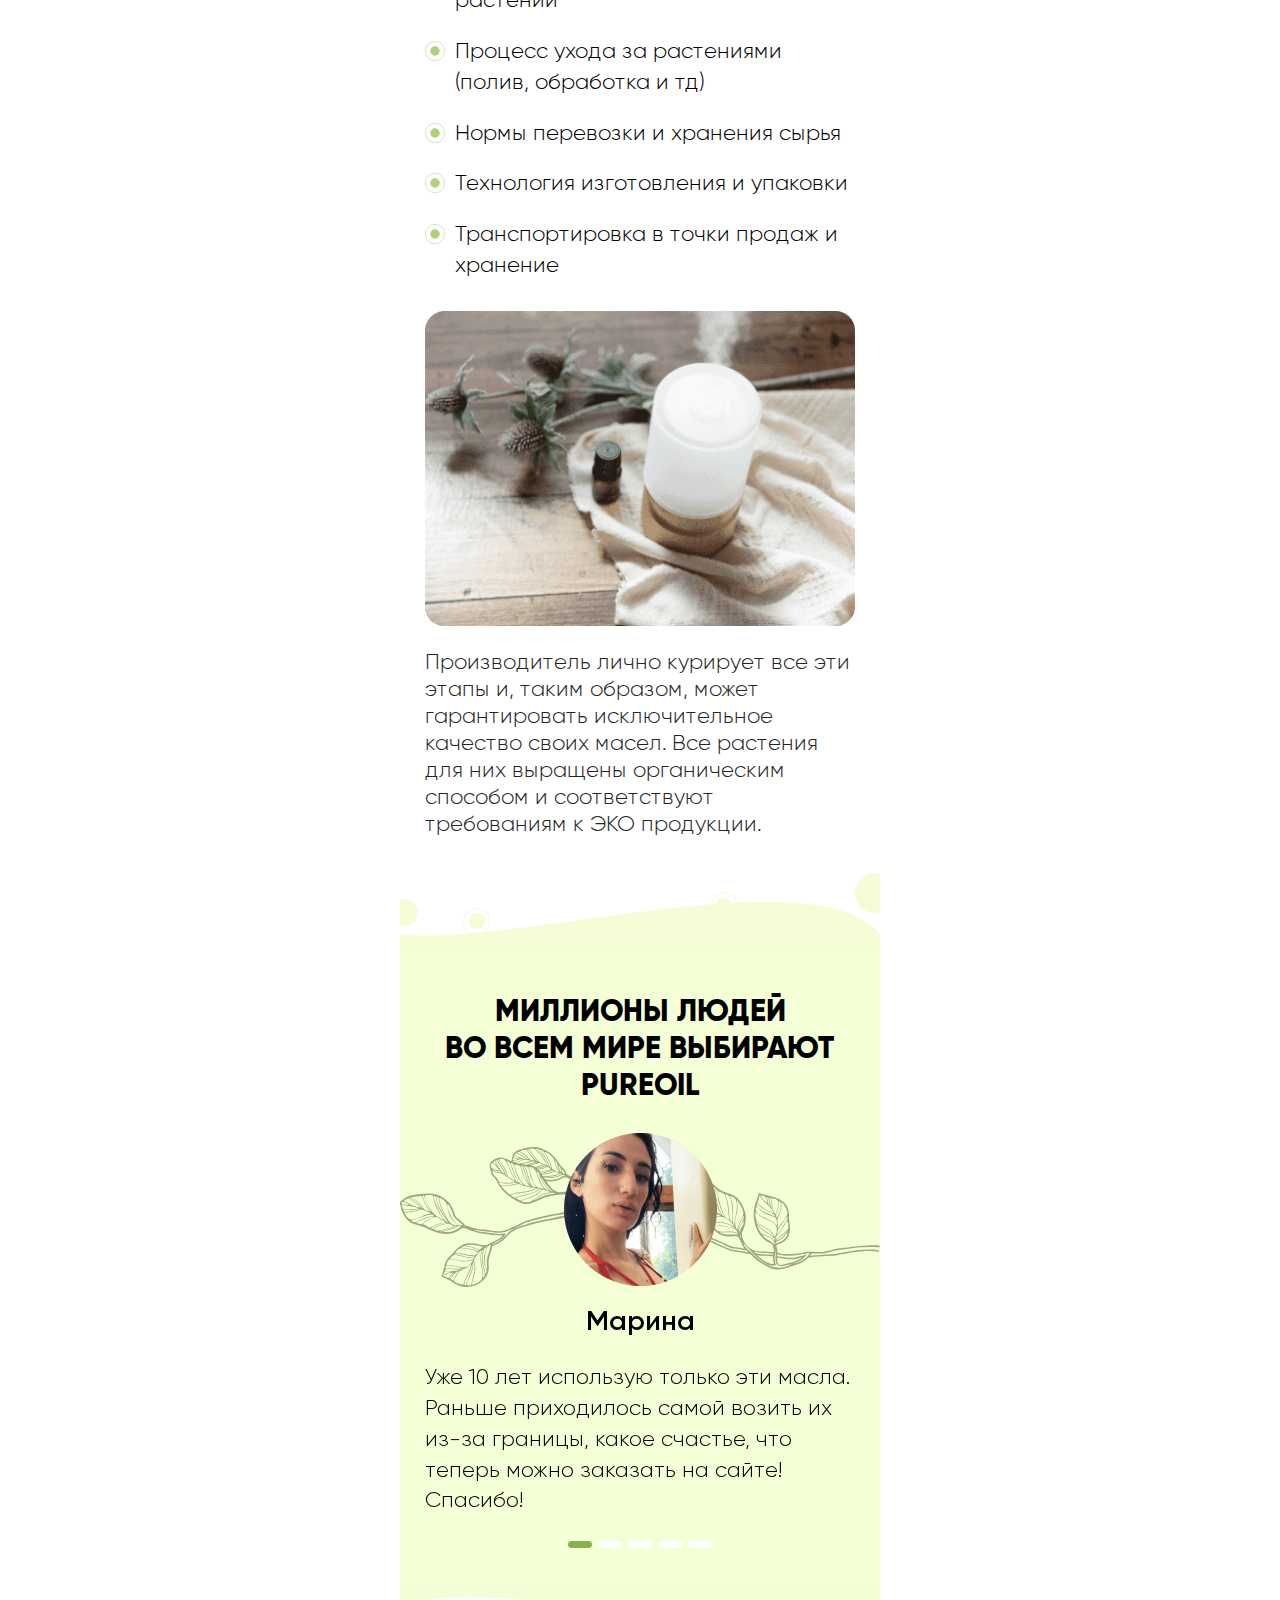
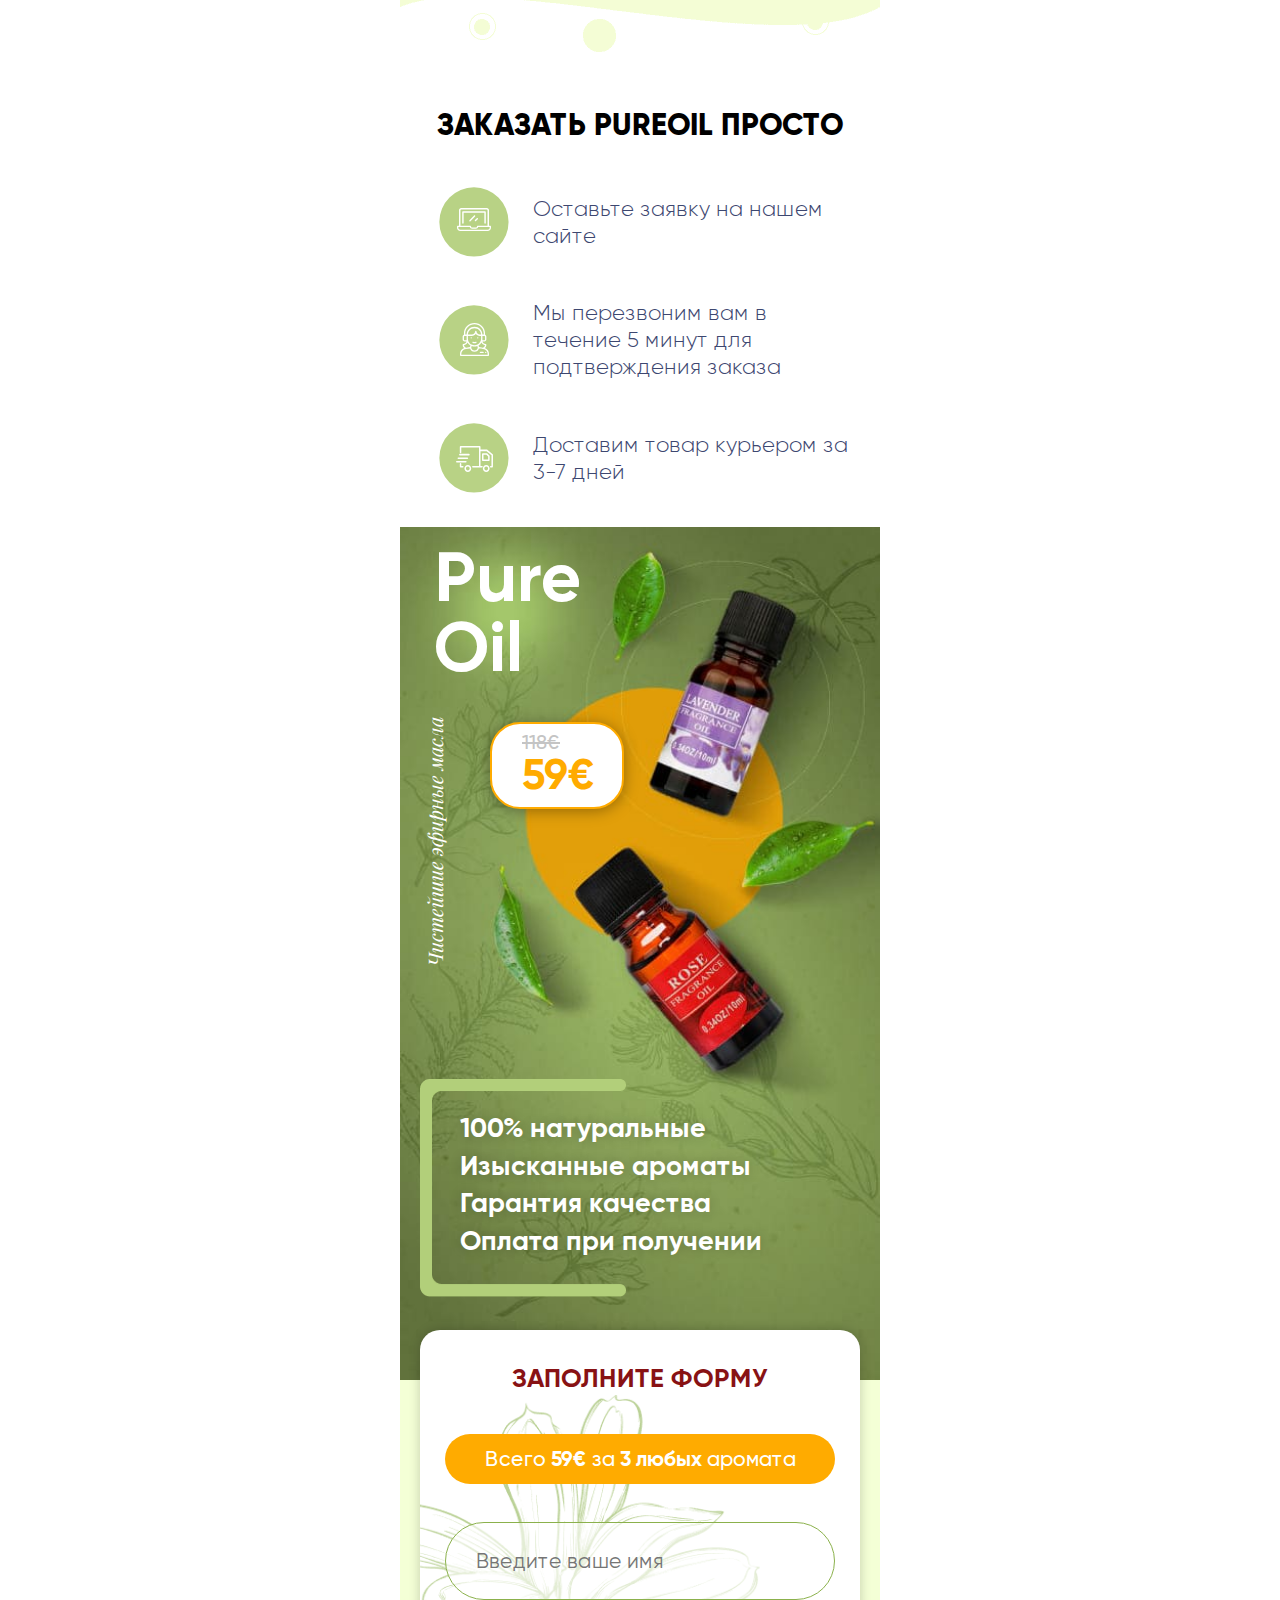
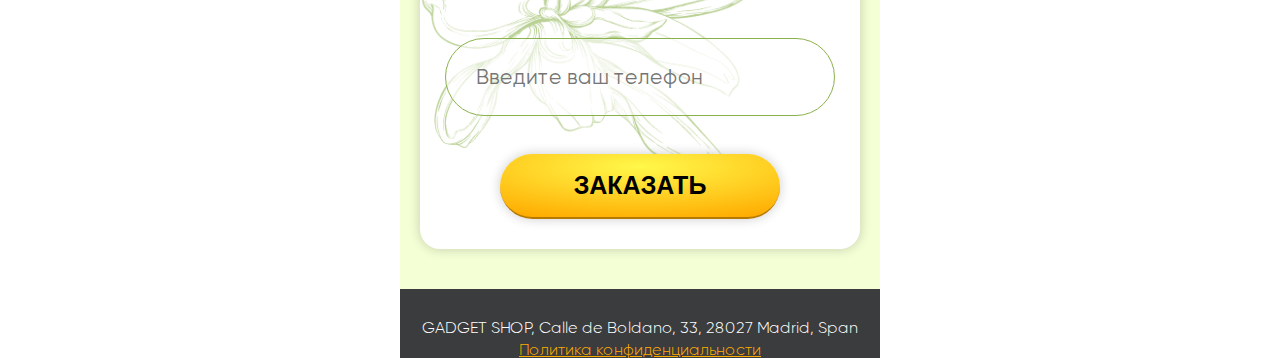
<file: ru/index.html>
<!DOCTYPE html>
<html lang="ru">

<head>

	<meta charset="utf-8">
	<title>PureOil</title>
	<meta property="og:image" content="path/to/image.jpg">
	<meta name="viewport" content="width=device-width, initial-scale=1.0">
	<link rel="icon" href="img/favicon/favicon.ico">
	<link rel="apple-touch-icon" sizes="180x180" href="img/favicon/apple-touch-icon-180x180.png">
	<meta name="theme-color" content="#000">

	<link rel="stylesheet" href="styles/css/main.css">
	<link href="https://fonts.googleapis.com/css?family=Playfair+Display&display=swap" rel="stylesheet">

</head>

<body>
	<!-- <a href="#offer" class="pulse__btn">
		<img src="img/button.png" alt="">
	</a> -->
	<header class="main">
		<div class="main__logo">Pure <br>
			Oil</div>
		<div class="main_about play">Чистейшие эфирные масла</div>
		<div class="price price--main">
			<s>118€</s>
			<span>59€</span>
		</div>
		<p class="main__descr">100% натуральные
			Изысканные ароматы
			Гарантия качества
			Оплата при получении
		</p>
	</header>
	<div id="offer" class="offer">
		<img src="img/offer_decor.png" alt="" class="offer__decor">
		<h3>Заполните форму</h3>
		<p class="offer__trigger"><span>Всего <b>59€</b> за <b>3 любых</b> аромата</span></p>
		<form action="" class="form">
			<input type="text" required="" name="name" placeholder="Введите ваше имя">
			<input type="number" required="" name="phone" placeholder="Введите ваш телефон">
			<button class="btn" type="submit">ЗАКАЗАТЬ</button>
		</form>
	</div>
	<section class="sect2">
		<div class="heading t-center">
			<h2>МАГИЯ АРОМАТОВ ДЛЯ <br> ВАШЕГО БЛАГОПОЛУЧИЯ</h2>
			<span class="sub-title play">(Для мужчин женщин и детей)</span>
		</div>
		<div class="content">
			<img class="sect2__prod" src="img/product_2.png" alt="">
			<p>Ароматерапия известна с древних времен. В богатых домах эфирные масла использовались для ароматизации
				помещений, а
				женщины применяли их в процедурах красоты. Так, например, несколько капель розового масла, добавленного в ванну,
				<b>делают
					кожу невероятно нежной и шелковистой.</b></p>

			<p>Использовались масла и для создания особой атмосферы. Сандал способен обострить чувства и сделать ощущения
				ярче, а
				бергамот оказывает <b>потрясающее релаксационное воздействие.</b> Кроме того, некоторые масла обладают
				целительным эффектом.</p>

		</div>
	</section>

	<section class="sect3">
		<div class="heading t-center">
			<h2>мнение эксперта</h2>
			<span class="sub-title play"><b>мнение эксперта</b> <br>врач-физиотерапевт, владелица <br> SPA-салонов
				ReLaXX</span>
		</div>
		<br>
		<div class="content">
			<div class="img-wrap">
				<img src="img/block_3_pic_1.png" alt="">
			</div>
			<p>“Ароматерапия - один из самых мощных <b>инструментов воздействия на самочувствие и настроение человека.</b> В
				наших салонах ей
				уделяется особое внимание. Правильно подобранные масла способны оказывать релаксирующее или, наоборот,
				тонизирующее
				воздействие, они могут избавить человека от стресса и головной боли, улучшить состояние кожи и всего организма.
				В своих
				процедурах мы используем <b>масла PureOil - они лучшие на рынке”.</b></p>
		</div>
		<span class="sect3__quet">"</span>
	</section>

	<section class="sect4">
		<div class="heading t-center">
			<h2>ДЛЯ ЧЕГО ИСПОЛЬЗУЕТСЯ <br> АРОМАТЕРАПИЯ?</h2>
			<span class="sub-title play">(не вызывает аллергии)</span>
		</div>
		<div class="sect4__content content">
			<div class="sect4__item">
				<img src="img/sect4-1.png" alt="" class="sect4__img">
				<p class="sect4__title">Ароматизация <br> помещений</p>
				<p class="sect4__txt">Это так здорово, когда в доме приятно пахнет! Эфирные масла устраняют запахи еды, животных
					и табачного дыма. Пусть ваш
					дом благоухает легкими цитрусовыми, пьянящими пряными или чарующими цветочными ароматами!</p>
			</div>
			<div class="sect4__item">
				<img src="img/sect4-2.png" alt="" class="sect4__img">
				<p class="sect4__title">Релаксация</p>
				<p class="sect4__txt">Всего несколько капель эфирного масла способны оказать глубокий релаксационный эффект.
					Отдыхайте, спите, медитируйте и
					избавляйтесь от стресса, наслаждаясь целебным ароматом.</p>
			</div>
			<div class="sect4__item">
				<img src="img/sect4-3.png" alt="" class="sect4__img">
				<p class="sect4__title">Создание особой <br> атмосферы</p>
				<p class="sect4__txt">Многие масла являются природными афродизиаками. Хотите сделать вечер более чувственным и
					волнующим? Добавьте в
					аромалампу пару капель масла пачули или сандала!</p>
			</div>
			<div class="sect4__item">
				<img src="img/sect4-4.png" alt="" class="sect4__img">
				<p class="sect4__title">Косметические <br> процедуры</p>
				<p class="sect4__txt">Эфирные масла оказывают благотворное воздействие на организм! Пара капель масла розы
					способна сделать кожу нежной, как
					шелк, цитрусовые масла придают волосам силу и блеск, а мелисса помогает снять усталость и головную боль.</p>
			</div>
		</div>
	</section>

	<section class="sect5">
		<div class="heading t-center">
			<h2 class="black">ЭФИРНЫЕ МАСЛА PUREOIL</h2>
			<span class="sub-title play">(12 видов ароматов)</span>
		</div>
		<div class="content">
			<p>Линейка эфирных масел PureOil представлена 12 потрясающими ароматами. Все масла изготавливаются из на 100%
				натуральных
				компонентов, поэтому их аромат неотличим от настоящего.</p>
			<div class="sect5__title left">
				<img style="width: 1.8rem;" src="img/sect5-1.png" alt="">
				<p>Ароматы свежести - лемон, океан, зеленый чай</p>
			</div>
			<p>Тонкие, яркие, освежающие и бодрящие. Эти эфирные масла идеальны для ароматизации помещений, они тонизируют
				организм,
				усиливают концентрацию внимания и настраивают на продуктивную деятельность.</p>
			<div class="sect5__title">
				<p>Цветочные ароматы - лилия, фиалка, жасмин, цветущая вишня, роза, османтус, лаванда</p>
				<img style="width: 1.5rem; padding-left: .1rem;" src="img/sect5-2.png" alt="">
			</div>
			<p>Женственные, насыщенные, сладкие и тягучие. Эти эфирные масла отлично подходят для косметических процедур,
				релаксации и
				медитации. Их можно добавлять в ванну, делать на их основе растворы для волос. Они избавляют от стресса и
				снимают
				усталость, способствуют глубокому сну и расслаблению.</p>
			<div class="sect5__title">
				<img style="width: 2rem; margin-right: -0.2rem;" src="img/sect5-3.png" alt="">
				<p>Насыщенные ароматы - сандал, ваниль</p>
			</div>
			<p>Пьянящие, чувственные, густые и стойкие. Эти ароматы созданы чтобы усиливать чувства, возбуждать и очаровывать.
				Создайте
				дома особую атмосферу пленительного наслаждения!</p>
		</div>
	</section>

	<section class="sect6">
		<div class="heading t-center">
			<h2 class="black">ПОЧЕМУ МАСЛА PureOil - <br> ЛУЧШИЕ?</h2>
		</div>
		<div class="content">
			<p>Масла <b>PureOil</b> выпускаются уже более 57 лет. Каждый этап производства строго контролируется. Этапы
				контроля
				включают в
				себя:</p>
			<ul class="sect6__list">
				<li class="sect6__item">Анализ почвы, на которой выращиваются растения для масел</li>
				<li class="sect6__item">Время посадки и время уборки растений</li>
				<li class="sect6__item">Процесс ухода за растениями (полив, обработка и тд)</li>
				<li class="sect6__item">Нормы перевозки и хранения сырья</li>
				<li class="sect6__item">Технология изготовления и упаковки</li>
				<li class="sect6__item">Транспортировка в точки продаж и хранение</li>

			</ul>
			<div class="img-wrap">
				<img src="img/sect6-1.png" alt="">
			</div>
			<p>Производитель лично курирует все эти этапы и, таким образом, может гарантировать исключительное качество своих
				масел.
				Все растения для них выращены органическим способом и соответствуют требованиям к ЭКО продукции.</p>
		</div>
	</section>

	<section class="sect7">
		<div class="sect7__top"></div>
		<div class="heading t-center">
			<h2 class="black">МИЛЛИОНЫ ЛЮДЕЙ <br>
				ВО ВСЕМ МИРЕ ВЫБИРАЮТ <br> PureOil</h2>
		</div>
		<div class="sect7__decor"><img src="img/reviews_decor.svg" alt=""></div>
		<div class="content">
			<div class="swiper-container">

				<div class="swiper-wrapper">
					<div class="swiper-slide">
						<div class="slide-content">
							<div class="slide__header">
								<img src="img/ava1.png" alt="">
								<span class="name">Марина</span>
							</div>
							<span>Уже 10 лет использую только эти масла. Раньше приходилось самой возить их из-за границы, какое
								счастье, что теперь можно
								заказать на сайте! Спасибо!
							</span>
						</div>
					</div>
					<div class="swiper-slide">
						<div class="slide-content">
							<div class="slide__header">
								<img src="img/ava2.png" alt="">
								<span class="name">Юлиана</span>
							</div>
							<span>У меня небольшая косметологическая клиника. Ароматерапия - одно из наших основных направлений.
								Перепробовала, наверное,
								все масла, которые есть на рынке и могу однозначно сказать, что PureOil лучшее.
							</span>
						</div>
					</div>
					<div class="swiper-slide">
						<div class="slide-content">
							<div class="slide__header">
								<img src="img/ava3.png" alt="">
								<span class="name">Катя</span>
							</div>
							<span>Психолог нам с мужем посоветовала ароматерапию, когда начались небольшие проблемы в сексуальной
								жизни (у мужа, к
								сожалению). Заказали масло с кардамоном - и то ли сила убеждения, то ли и правда помогает, но
								возбуждающий эффект точно
								есть!
							</span>
						</div>
					</div>
					<div class="swiper-slide">
						<div class="slide-content">
							<div class="slide__header">
								<img src="img/ava4.png" alt="">
								<span class="name">Елена</span>
							</div>
							<span>Я долго мучилась мигренями, постоянно сидела на таблетках. А год назад поехала в Китай лечиться и
								познакомилась с
								ароматерапией. Теперь в моей спальне всегда горит аромалампа. Сплю отлично, головные боли ушли!
								Пользуюсь маслами
								PureOil, другие не пробовала и не хочу пробовать.
							</span>
						</div>
					</div>
					<div class="swiper-slide">
						<div class="slide-content">
							<div class="slide__header">
								<img src="img/ava5.png" alt="">
								<span class="name">Татьяна</span>
							</div>
							<span>Классные масла! Добавляю пару капель масла розы в ванную - кожа потом шелковая, нежная, пахнет очень
								приятно.
								Попробуйте, не пожалеете!
							</span>
						</div>
					</div>
				</div>
			</div>
		</div>
		<div class="pagination-wrap">
			<div class="reviews__pag"></div>
		</div>
		<div class="sect7__bot"></div>
	</section>

	<section class="sect8">
		<div class="heading t-center">
			<h2 class="black">ЗАКАЗАТЬ PureOil ПРОСТО</h2>
		</div>
		<div class="sect8__content content">
			<div class="sect8__item">
				<img src="img/icon_1.svg" alt="">
				<p>Оставьте заявку на нашем сайте</p>
			</div>
			<div class="sect8__item">
				<img src="img/icon_2.svg" alt="">
				<p>Мы перезвоним вам в течение 5 минут для подтверждения заказа</p>
			</div>
			<div class="sect8__item">
				<img src="img/icon_3.svg" alt="">
				<p>Доставим товар курьером за 3-7 дней</p>
			</div>
		</div>
	</section>

	<header class="main">
		<div class="main__logo">Pure <br>
			Oil</div>
		<div class="main_about play">Чистейшие эфирные масла</div>
		<div class="price price--main">
			<s>118€</s>
			<span>59€</span>
		</div>
		<p class="main__descr">100% натуральные
			Изысканные ароматы
			Гарантия качества
			Оплата при получении
		</p>
	</header>
	<div id="offer" class="offer">
		<img src="img/offer_decor.png" alt="" class="offer__decor">
		<h3>Заполните форму</h3>
		<p class="offer__trigger"><span>Всего <b>59€</b> за <b>3 любых</b> аромата</span></p>
		<form action="" class="form">
			<input type="text" required="" name="name" placeholder="Введите ваше имя">
			<input type="number" required="" name="phone" placeholder="Введите ваш телефон">
			<button class="btn" type="submit">ЗАКАЗАТЬ</button>
		</form>
	</div>
	<div class="policy__bot">
		<span>GADGET SHOP, Calle de Boldano, 33, 28027 Madrid, Span</span>
		<a href="/privacypolicy" target="_blank">Политика конфиденциальности</a>
	</div>
	<link rel="stylesheet" href="libs/swiper/swiper.min.css">
	<link rel="stylesheet" href="fonts/stylesheet.css">
	<script src="libs/swiper/swiper.min.js"></script>
	<script src="js/common.js"></script>

</body>

</html>
</file>
<file: styles/css/main.css>
html{font-size:20.8333333vw;background-color:#fff}@media (min-width: 480px){html{font-size:100px;overflow-x:hidden}}body{font-size:.22rem;max-width:480px;margin:auto;position:relative;line-height:1.4;font-weight:300;font-family:'Gilroy', sans-serif;color:#3d4770;background-color:#F4FFD6}body input,body textarea{outline:none}body input:focus:required:invalid,body textarea:focus:required:invalid{border-color:red}body input:required:valid,body textarea:required:valid{border-color:green}.play{font-family:'Playfair Display', sans-serif}.img-wrap{display:-webkit-box;display:-ms-flexbox;display:flex;-webkit-box-align:center;-ms-flex-align:center;align-items:center;-webkit-box-pack:center;-ms-flex-pack:center;justify-content:center}.img-wrap img{width:100%}.img-wrap.pad{padding:0 .2rem}.img-wrap.mar{margin:.2rem 0}.content{padding:0 .25rem}.content p{line-height:0.27rem;margin-bottom:0.4rem}.content p b{font-weight:500}.content p:last-child{margin-bottom:0}.heading{padding:.2rem 0}h2{font-size:0.3rem;line-height:0.37rem;text-transform:uppercase;font-weight:800;color:#4D4D4D;margin-bottom:.1rem}h2.black{color:#000}h2 span{color:#FFAB00}.sub-title{font-style:italic;font-size:0.2rem;color:#323842}.t-center{text-align:center}.t-white{color:#fff}.btn{display:block;width:2.8rem;height:0.65rem;margin:auto;background:radial-gradient(89.09% 89.09% at 50% 20%, #FFF84A 0%, #FFAB00 100%);text-transform:uppercase;-webkit-animation:btn 3s linear infinite;animation:btn 3s linear infinite;font-weight:bold;font-size:0.25rem;color:#000000;border:none;display:-webkit-box;display:-ms-flexbox;display:flex;-webkit-box-align:center;-ms-flex-align:center;align-items:center;-webkit-box-pack:center;-ms-flex-pack:center;justify-content:center;text-decoration:none;border-radius:50px;-webkit-box-shadow:0px 0px 12px rgba(0,0,0,0.2);box-shadow:0px 0px 12px rgba(0,0,0,0.2);border-bottom:#B67A00 2px solid}.btn span{text-align:center;display:block;width:100%}.border__top{width:4.8rem;position:absolute;top:-0.28rem;left:0;right:0}.border__bot{width:4.8rem;position:absolute;bottom:-0.28rem;left:0;right:0}@-webkit-keyframes btn{0%{-webkit-transform:scale(1);transform:scale(1)}50%{-webkit-transform:scale(1.06);transform:scale(1.06)}100%{-webkit-transform:scale(1);transform:scale(1)}}@keyframes btn{0%{-webkit-transform:scale(1);transform:scale(1)}50%{-webkit-transform:scale(1.06);transform:scale(1.06)}100%{-webkit-transform:scale(1);transform:scale(1)}}.pulse__btn{position:fixed;right:0.2rem;display:inline-block;bottom:0.2rem;z-index:12;-webkit-box-shadow:0 0 0 rgba(11,138,44,0.4);box-shadow:0 0 0 rgba(11,138,44,0.4);width:0.7rem;height:0.7rem;border-radius:50%;-webkit-animation:pulse 2s infinite;animation:pulse 2s infinite;-webkit-transition:all .9s ease;transition:all .9s ease}.pulse__btn.show{right:-100%}.pulse__btn img{width:100%}img{width:100%}input[type="number"]::-webkit-outer-spin-button,input[type="number"]::-webkit-inner-spin-button{-webkit-appearance:none;margin:0}input[type="number"]{-moz-appearance:textfield}input[type="number"]:hover,input[type="number"]:focus{-moz-appearance:number-input}input[type=number]::-webkit-inner-spin-button,input[type=number]::-webkit-outer-spin-button{-webkit-appearance:none;margin:0}input{height:.78rem;width:100%;border-radius:10px;background-color:#f7f7fd;padding-left:0.3rem;-webkit-box-sizing:border-box;box-sizing:border-box;border:none;-webkit-box-shadow:inset 0px 3px 2px 1px rgba(182,170,170,0.54);box-shadow:inset 0px 3px 2px 1px rgba(182,170,170,0.54);font-size:0.16rem}.input-wrap{position:relative;margin-bottom:0.3rem}.input-wrap img{position:absolute;right:0.3rem;top:50%;-webkit-transform:translateY(-50%);transform:translateY(-50%)}.policy__bot{display:-webkit-box;display:-ms-flexbox;display:flex;-webkit-box-align:center;-ms-flex-align:center;align-items:center;-webkit-box-pack:center;-ms-flex-pack:center;justify-content:center;-webkit-box-orient:vertical;-webkit-box-direction:normal;-ms-flex-direction:column;flex-direction:column;min-height:1rem;background-color:#3b3c3d;font-size:0.16rem;color:#fff;text-align:center}.policy__bot a{color:#FFAB00}@-webkit-keyframes pulse{0%{-webkit-box-shadow:0 0 0 rgba(11,138,44,0.4);box-shadow:0 0 0 rgba(11,138,44,0.4);transform:scale(1);-webkit-transform:scale(1);-moz-transform:scale(1);-ms-transform:scale(1);-o-transform:scale(1)}70%{-webkit-box-shadow:0 0 0 30px rgba(11,138,44,0);box-shadow:0 0 0 30px rgba(11,138,44,0);transform:scale(0.95);-webkit-transform:scale(0.95);-moz-transform:scale(0.95);-ms-transform:scale(0.95);-o-transform:scale(0.95)}100%{-webkit-box-shadow:0 0 0 0 rgba(11,138,44,0);box-shadow:0 0 0 0 rgba(11,138,44,0);-webkit-transform:scale(1);transform:scale(1)}}@keyframes pulse{0%{-webkit-box-shadow:0 0 0 rgba(11,138,44,0.4);box-shadow:0 0 0 rgba(11,138,44,0.4);transform:scale(1);-webkit-transform:scale(1);-moz-transform:scale(1);-ms-transform:scale(1);-o-transform:scale(1)}70%{-webkit-box-shadow:0 0 0 30px rgba(11,138,44,0);box-shadow:0 0 0 30px rgba(11,138,44,0);transform:scale(0.95);-webkit-transform:scale(0.95);-moz-transform:scale(0.95);-ms-transform:scale(0.95);-o-transform:scale(0.95)}100%{-webkit-box-shadow:0 0 0 0 rgba(11,138,44,0);box-shadow:0 0 0 0 rgba(11,138,44,0);-webkit-transform:scale(1);transform:scale(1)}}.main{background-image:url(../../img/header_bg.jpg);background-size:cover;position:relative;padding-bottom:1.2rem}.main__logo{font-size:0.7rem;font-weight:bold;line-height:1;color:#fff;padding-left:0.34rem;padding-top:0.15rem}.main_about{position:absolute;left:-.9rem;top:3rem;-webkit-transform:rotate(-90deg);transform:rotate(-90deg);color:#fff;font-style:italic;font-size:0.2rem}.price{display:-webkit-box;display:-ms-flexbox;display:flex;-webkit-box-pack:center;-ms-flex-pack:center;justify-content:center;-webkit-box-orient:vertical;-webkit-box-direction:normal;-ms-flex-direction:column;flex-direction:column;height:0.87rem;width:1.34rem;background:#fff;-webkit-box-shadow:0px 2px 15px rgba(0,0,0,0.35);box-shadow:0px 2px 15px rgba(0,0,0,0.35);border-radius:30px;border:2px solid #FFAB00;padding-left:0.3rem;-webkit-box-sizing:border-box;box-sizing:border-box}.price s{font-weight:500;font-size:0.2rem;color:#C4C4C4;line-height:0.9}.price span{font-weight:bold;font-size:0.43rem;color:#FFAB00;line-height:1.1}.price--main{margin-left:0.9rem;margin-top:0.4rem}.main__descr{margin:0;margin-top:3rem;text-shadow:0px 0px 12px rgba(0,0,0,0.2);color:#fff;font-size:0.27rem;font-weight:bold;padding-left:0.6rem;padding-right:0.8rem;position:relative;display:-webkit-box;display:-ms-flexbox;display:flex;-webkit-box-align:center;-ms-flex-align:center;align-items:center}.main__descr:before{content:'';width:2.08rem;height:2.18rem;background-image:url(../../img/main_descr.png);background-size:contain;background-repeat:no-repeat;display:block;position:absolute;left:0.2rem;top:-0.3rem}.offer{background-color:#fff;width:4.4rem;margin:auto;border-radius:20px;-webkit-box-sizing:border-box;box-sizing:border-box;-webkit-box-shadow:0px 0px 12px rgba(0,0,0,0.2);box-shadow:0px 0px 12px rgba(0,0,0,0.2);padding:.3rem .25rem;text-align:center;margin-top:-.5rem;position:relative;z-index:1;overflow:hidden;margin-bottom:0.2rem}.offer h3{margin:0;color:#881214;font-weight:bold;font-size:0.26rem;text-transform:uppercase}.offer input{margin-top:0.38rem;border:1.14208px solid #8BB14C;border-radius:40px;background-color:rgba(255,255,255,0.6);-webkit-box-shadow:none;box-shadow:none;font-size:0.21rem;color:#A7A7A7;font-weight:normal;font-family:'Gilroy', sans-serif}.offer button{margin-top:0.38rem}.offer__decor{position:absolute;top:0.65rem;left:-.1rem;z-index:-1;width:3.5rem}.offer__decor img{width:100%}.offer__trigger{height:0.5rem;border-radius:40px;background:#FFAB00;font-size:0.21rem;font-weight:500;display:-webkit-box;display:-ms-flexbox;display:flex;-webkit-box-align:center;-ms-flex-align:center;align-items:center;-webkit-box-pack:center;-ms-flex-pack:center;justify-content:center;color:#fff;margin:0;margin-top:0.38rem}.sect2{background-image:url(../../img/block_2_backround.png);background-size:cover;background-color:#fff;background-position:center bottom;padding-bottom:1rem;z-index:2;position:relative}.sect2__prod{width:2rem;margin:.4rem 0;position:relative;left:1.05rem}.sect3{background-color:#fff;margin-top:-0.2rem;z-index:1;position:relative;padding-bottom:.2rem}.sect3__quet{position:absolute;right:0.4rem;bottom:-.7rem;color:#B8D285;font-weight:300;font-size:2rem;line-height:.7rem;font-style:italic}.sect4{background-image:url(../../img/block_3_backround.png);background-size:cover;background-color:#fff;padding-top:1rem;position:relative;z-index:1;padding-bottom:0.2rem}.sect4__content{padding-top:0.3rem}.sect4__item{margin-bottom:0.4rem}.sect4__item:last-child{margin-bottom:0}p.sect4__title{color:#242424;font-weight:600;font-size:0.25rem;line-height:0.3rem;text-align:center;margin:0;margin-bottom:.2rem}p.sect4__txt{margin-top:0.1rem;font-size:0.2rem;color:#242424;line-height:0.23rem}.sect5{padding-top:.8rem;background-image:url(../../img/sect5_bg.png);background-size:cover;line-height:0.23rem;color:#000;overflow:hidden;padding-bottom:0.9rem;position:relative;z-index:1}.sect5__title{display:-webkit-box;display:-ms-flexbox;display:flex;-webkit-box-align:center;-ms-flex-align:center;align-items:center}.sect5__title img{width:1.88rem;-ms-flex-negative:0;flex-shrink:0}.sect5__title p{color:#000;font-weight:800;font-size:0.25rem;line-height:0.3rem}.sect6{background-color:#fff;margin-top:-0.3rem;position:relative;padding-top:0.3rem;color:#242424;padding-bottom:0.5rem}.sect6__list{list-style:none;margin:0;padding:0;padding-bottom:0.3rem}.sect6__item{padding-left:0.3rem;position:relative;margin-bottom:0.2rem;color:#000}.sect6__item:last-child{margin-bottom:0}.sect6__item:before{content:'';width:0.2rem;height:0.2rem;background-image:url(../../img/list.svg);background-size:contain;background-repeat:no-repeat;position:absolute;left:0;top:.05rem}.sect7{background-size:cover;background-repeat:no-repeat;background-color:#F4FFD6;position:relative;padding-bottom:0.4rem}.sect7__decor{position:absolute;left:0;right:0;height:1.36rem;top:2rem}.slide__header{display:-webkit-box;display:-ms-flexbox;display:flex;-webkit-box-align:center;-ms-flex-align:center;align-items:center;-webkit-box-orient:vertical;-webkit-box-direction:normal;-ms-flex-direction:column;flex-direction:column;margin-bottom:0.22rem}.slide__header img{width:1.53rem;margin:auto;text-align:center;margin-bottom:0.15rem}.slide__header .name{color:#000;font-weight:600;font-size:0.28rem}.slide-content{color:#000}.pagination-wrap{display:-webkit-box;display:-ms-flexbox;display:flex;-webkit-box-align:center;-ms-flex-align:center;align-items:center;-webkit-box-pack:center;-ms-flex-pack:center;justify-content:center;padding-top:0.1rem}.reviews__pag .swiper-pagination-bullet{border-radius:0.1rem;background:#fff;height:0.07rem;width:0.24rem;opacity:1;margin:0 .03rem}.reviews__pag .swiper-pagination-bullet-active{background:#8BB14C}.sect8{background-color:#fff;padding-bottom:0.2rem}.sect8__item{display:-webkit-box;display:-ms-flexbox;display:flex;-webkit-box-align:center;-ms-flex-align:center;align-items:center;margin-bottom:0.2rem}.sect8__item:last-child{margin-bottom:0}.sect8__item img{-ms-flex-negative:0;flex-shrink:0;width:0.98rem;margin-right:0.1rem}.sect8__item p{margin:0}
/*# sourceMappingURL=main.css.map */
</file>
<file: fonts/stylesheet.css>
@font-face {
    font-family: 'Gilroy';
    src: url('Gilroy-ExtraBold.eot');
    src: local('Gilroy ExtraBold'), local('Gilroy-ExtraBold'),
        url('Gilroy-ExtraBold.eot?#iefix') format('embedded-opentype'),
        url('Gilroy-ExtraBold.woff') format('woff'),
        url('Gilroy-ExtraBold.ttf') format('truetype');
    font-weight: 800;
    font-style: normal;
}

@font-face {
    font-family: 'Gilroy';
    src: url('Gilroy-Heavy.eot');
    src: local('Gilroy Heavy'), local('Gilroy-Heavy'),
        url('Gilroy-Heavy.eot?#iefix') format('embedded-opentype'),
        url('Gilroy-Heavy.woff') format('woff'),
        url('Gilroy-Heavy.ttf') format('truetype');
    font-weight: 900;
    font-style: normal;
}

@font-face {
    font-family: 'Gilroy';
    src: url('Gilroy-LightItalic.eot');
    src: local('Gilroy Light Italic'), local('Gilroy-LightItalic'),
        url('Gilroy-LightItalic.eot?#iefix') format('embedded-opentype'),
        url('Gilroy-LightItalic.woff') format('woff'),
        url('Gilroy-LightItalic.ttf') format('truetype');
    font-weight: 300;
    font-style: italic;
}

@font-face {
    font-family: 'Gilroy';
    src: url('Gilroy-ThinItalic.eot');
    src: local('Gilroy Thin Italic'), local('Gilroy-ThinItalic'),
        url('Gilroy-ThinItalic.eot?#iefix') format('embedded-opentype'),
        url('Gilroy-ThinItalic.woff') format('woff'),
        url('Gilroy-ThinItalic.ttf') format('truetype');
    font-weight: 100;
    font-style: italic;
}

@font-face {
    font-family: 'Gilroy';
    src: url('Gilroy-BlackItalic.eot');
    src: local('Gilroy Black Italic'), local('Gilroy-BlackItalic'),
        url('Gilroy-BlackItalic.eot?#iefix') format('embedded-opentype'),
        url('Gilroy-BlackItalic.woff') format('woff'),
        url('Gilroy-BlackItalic.ttf') format('truetype');
    font-weight: 900;
    font-style: italic;
}

@font-face {
    font-family: 'Gilroy';
    src: url('Gilroy-BoldItalic.eot');
    src: local('Gilroy Bold Italic'), local('Gilroy-BoldItalic'),
        url('Gilroy-BoldItalic.eot?#iefix') format('embedded-opentype'),
        url('Gilroy-BoldItalic.woff') format('woff'),
        url('Gilroy-BoldItalic.ttf') format('truetype');
    font-weight: bold;
    font-style: italic;
}

@font-face {
    font-family: 'Gilroy';
    src: url('Gilroy-SemiBold.eot');
    src: local('Gilroy SemiBold'), local('Gilroy-SemiBold'),
        url('Gilroy-SemiBold.eot?#iefix') format('embedded-opentype'),
        url('Gilroy-SemiBold.woff') format('woff'),
        url('Gilroy-SemiBold.ttf') format('truetype');
    font-weight: 600;
    font-style: normal;
}

@font-face {
    font-family: 'Gilroy';
    src: url('Gilroy-UltraLightItalic.eot');
    src: local('Gilroy UltraLight Italic'), local('Gilroy-UltraLightItalic'),
        url('Gilroy-UltraLightItalic.eot?#iefix') format('embedded-opentype'),
        url('Gilroy-UltraLightItalic.woff') format('woff'),
        url('Gilroy-UltraLightItalic.ttf') format('truetype');
    font-weight: 200;
    font-style: italic;
}

@font-face {
    font-family: 'Gilroy';
    src: url('Gilroy-SemiBoldItalic.eot');
    src: local('Gilroy SemiBold Italic'), local('Gilroy-SemiBoldItalic'),
        url('Gilroy-SemiBoldItalic.eot?#iefix') format('embedded-opentype'),
        url('Gilroy-SemiBoldItalic.woff') format('woff'),
        url('Gilroy-SemiBoldItalic.ttf') format('truetype');
    font-weight: 600;
    font-style: italic;
}

@font-face {
    font-family: 'Gilroy';
    src: url('Gilroy-Light.eot');
    src: local('Gilroy Light'), local('Gilroy-Light'),
        url('Gilroy-Light.eot?#iefix') format('embedded-opentype'),
        url('Gilroy-Light.woff') format('woff'),
        url('Gilroy-Light.ttf') format('truetype');
    font-weight: 300;
    font-style: normal;
}

@font-face {
    font-family: 'Gilroy';
    src: url('Gilroy-MediumItalic.eot');
    src: local('Gilroy Medium Italic'), local('Gilroy-MediumItalic'),
        url('Gilroy-MediumItalic.eot?#iefix') format('embedded-opentype'),
        url('Gilroy-MediumItalic.woff') format('woff'),
        url('Gilroy-MediumItalic.ttf') format('truetype');
    font-weight: 500;
    font-style: italic;
}

@font-face {
    font-family: 'Gilroy';
    src: url('Gilroy-ExtraBoldItalic.eot');
    src: local('Gilroy ExtraBold Italic'), local('Gilroy-ExtraBoldItalic'),
        url('Gilroy-ExtraBoldItalic.eot?#iefix') format('embedded-opentype'),
        url('Gilroy-ExtraBoldItalic.woff') format('woff'),
        url('Gilroy-ExtraBoldItalic.ttf') format('truetype');
    font-weight: 800;
    font-style: italic;
}

@font-face {
    font-family: 'Gilroy';
    src: url('Gilroy-Regular.eot');
    src: local('Gilroy Regular'), local('Gilroy-Regular'),
        url('Gilroy-Regular.eot?#iefix') format('embedded-opentype'),
        url('Gilroy-Regular.woff') format('woff'),
        url('Gilroy-Regular.ttf') format('truetype');
    font-weight: normal;
    font-style: normal;
}

@font-face {
    font-family: 'Gilroy';
    src: url('Gilroy-HeavyItalic.eot');
    src: local('Gilroy Heavy Italic'), local('Gilroy-HeavyItalic'),
        url('Gilroy-HeavyItalic.eot?#iefix') format('embedded-opentype'),
        url('Gilroy-HeavyItalic.woff') format('woff'),
        url('Gilroy-HeavyItalic.ttf') format('truetype');
    font-weight: 900;
    font-style: italic;
}

@font-face {
    font-family: 'Gilroy';
    src: url('Gilroy-Medium.eot');
    src: local('Gilroy Medium'), local('Gilroy-Medium'),
        url('Gilroy-Medium.eot?#iefix') format('embedded-opentype'),
        url('Gilroy-Medium.woff') format('woff'),
        url('Gilroy-Medium.ttf') format('truetype');
    font-weight: 500;
    font-style: normal;
}

@font-face {
    font-family: 'Gilroy';
    src: url('Gilroy-RegularItalic.eot');
    src: local('Gilroy Regular Italic'), local('Gilroy-RegularItalic'),
        url('Gilroy-RegularItalic.eot?#iefix') format('embedded-opentype'),
        url('Gilroy-RegularItalic.woff') format('woff'),
        url('Gilroy-RegularItalic.ttf') format('truetype');
    font-weight: normal;
    font-style: italic;
}

@font-face {
    font-family: 'Gilroy';
    src: url('Gilroy-UltraLight.eot');
    src: local('Gilroy UltraLight'), local('Gilroy-UltraLight'),
        url('Gilroy-UltraLight.eot?#iefix') format('embedded-opentype'),
        url('Gilroy-UltraLight.woff') format('woff'),
        url('Gilroy-UltraLight.ttf') format('truetype');
    font-weight: 200;
    font-style: normal;
}

@font-face {
    font-family: 'Gilroy';
    src: url('Gilroy-Bold.eot');
    src: local('Gilroy Bold'), local('Gilroy-Bold'),
        url('Gilroy-Bold.eot?#iefix') format('embedded-opentype'),
        url('Gilroy-Bold.woff') format('woff'),
        url('Gilroy-Bold.ttf') format('truetype');
    font-weight: bold;
    font-style: normal;
}

@font-face {
    font-family: 'Gilroy';
    src: url('Gilroy-Thin.eot');
    src: local('Gilroy Thin'), local('Gilroy-Thin'),
        url('Gilroy-Thin.eot?#iefix') format('embedded-opentype'),
        url('Gilroy-Thin.woff') format('woff'),
        url('Gilroy-Thin.ttf') format('truetype');
    font-weight: 100;
    font-style: normal;
}

@font-face {
    font-family: 'Gilroy';
    src: url('Gilroy-Black.eot');
    src: local('Gilroy Black'), local('Gilroy-Black'),
        url('Gilroy-Black.eot?#iefix') format('embedded-opentype'),
        url('Gilroy-Black.woff') format('woff'),
        url('Gilroy-Black.ttf') format('truetype');
    font-weight: 900;
    font-style: normal;
}
</file>
<file: gr/styles/css/main.css>
html{font-size:20.8333333vw;background-color:#fff}@media (min-width: 480px){html{font-size:100px;overflow-x:hidden}}body{font-size:.22rem;max-width:480px;margin:auto;position:relative;line-height:1.4;font-weight:400;font-family:'Montserrat', sans-serif;color:#3d4770;background-color:#F4FFD6}body input,body textarea{outline:none}body input:focus:required:invalid,body textarea:focus:required:invalid{border-color:red}body input:required:valid,body textarea:required:valid{border-color:green}.play{font-family:'Playfair Display', sans-serif}.img-wrap{display:-webkit-box;display:-ms-flexbox;display:flex;-webkit-box-align:center;-ms-flex-align:center;align-items:center;-webkit-box-pack:center;-ms-flex-pack:center;justify-content:center}.img-wrap img{width:100%}.img-wrap.pad{padding:0 .2rem}.img-wrap.mar{margin:.2rem 0}.content{padding:0 .25rem}.content p{line-height:0.27rem;margin-bottom:0.4rem}.content p b{font-weight:500}.content p:last-child{margin-bottom:0}.heading{padding:.2rem 0}h2{font-size:0.26rem;line-height:0.37rem;text-transform:uppercase;font-weight:800;color:#4D4D4D;margin-bottom:.1rem}h2.black{color:#000}h2 span{color:#FFAB00}.sub-title{font-style:italic;font-size:0.2rem;color:#323842}.t-center{text-align:center}.t-white{color:#fff}.btn{display:block;width:2.8rem;height:0.65rem;margin:auto;background:radial-gradient(89.09% 89.09% at 50% 20%, #FFF84A 0%, #FFAB00 100%);text-transform:uppercase;-webkit-animation:btn 3s linear infinite;animation:btn 3s linear infinite;font-weight:bold;font-size:0.25rem;color:#000000;border:none;display:-webkit-box;display:-ms-flexbox;display:flex;-webkit-box-align:center;-ms-flex-align:center;align-items:center;-webkit-box-pack:center;-ms-flex-pack:center;justify-content:center;text-decoration:none;border-radius:50px;-webkit-box-shadow:0px 0px 12px rgba(0,0,0,0.2);box-shadow:0px 0px 12px rgba(0,0,0,0.2);border-bottom:#B67A00 2px solid}.btn span{text-align:center;display:block;width:100%}.border__top{width:4.8rem;position:absolute;top:-0.28rem;left:0;right:0}.border__bot{width:4.8rem;position:absolute;bottom:-0.28rem;left:0;right:0}@-webkit-keyframes btn{0%{-webkit-transform:scale(1);transform:scale(1)}50%{-webkit-transform:scale(1.06);transform:scale(1.06)}100%{-webkit-transform:scale(1);transform:scale(1)}}@keyframes btn{0%{-webkit-transform:scale(1);transform:scale(1)}50%{-webkit-transform:scale(1.06);transform:scale(1.06)}100%{-webkit-transform:scale(1);transform:scale(1)}}.pulse__btn{position:fixed;right:0.2rem;display:inline-block;bottom:0.2rem;z-index:12;-webkit-box-shadow:0 0 0 rgba(11,138,44,0.4);box-shadow:0 0 0 rgba(11,138,44,0.4);width:0.7rem;height:0.7rem;border-radius:50%;-webkit-animation:pulse 2s infinite;animation:pulse 2s infinite;-webkit-transition:all .9s ease;transition:all .9s ease}.pulse__btn.show{right:-100%}.pulse__btn img{width:100%}img{width:100%}input[type="number"]::-webkit-outer-spin-button,input[type="number"]::-webkit-inner-spin-button{-webkit-appearance:none;margin:0}input[type="number"]{-moz-appearance:textfield}input[type="number"]:hover,input[type="number"]:focus{-moz-appearance:number-input}input[type=number]::-webkit-inner-spin-button,input[type=number]::-webkit-outer-spin-button{-webkit-appearance:none;margin:0}input{height:.78rem;width:100%;border-radius:10px;background-color:#f7f7fd;padding-left:0.3rem;-webkit-box-sizing:border-box;box-sizing:border-box;border:none;-webkit-box-shadow:inset 0px 3px 2px 1px rgba(182,170,170,0.54);box-shadow:inset 0px 3px 2px 1px rgba(182,170,170,0.54);font-size:0.16rem}.input-wrap{position:relative;margin-bottom:0.3rem}.input-wrap img{position:absolute;right:0.3rem;top:50%;-webkit-transform:translateY(-50%);transform:translateY(-50%)}.policy__bot{display:-webkit-box;display:-ms-flexbox;display:flex;-webkit-box-align:center;-ms-flex-align:center;align-items:center;-webkit-box-pack:center;-ms-flex-pack:center;justify-content:center;-webkit-box-orient:vertical;-webkit-box-direction:normal;-ms-flex-direction:column;flex-direction:column;min-height:1rem;background-color:#3b3c3d;font-size:0.16rem;color:#fff;text-align:center;margin-top:0.4rem}.policy__bot a{color:#FFAB00}@-webkit-keyframes pulse{0%{-webkit-box-shadow:0 0 0 rgba(11,138,44,0.4);box-shadow:0 0 0 rgba(11,138,44,0.4);transform:scale(1);-webkit-transform:scale(1);-moz-transform:scale(1);-ms-transform:scale(1);-o-transform:scale(1)}70%{-webkit-box-shadow:0 0 0 30px rgba(11,138,44,0);box-shadow:0 0 0 30px rgba(11,138,44,0);transform:scale(0.95);-webkit-transform:scale(0.95);-moz-transform:scale(0.95);-ms-transform:scale(0.95);-o-transform:scale(0.95)}100%{-webkit-box-shadow:0 0 0 0 rgba(11,138,44,0);box-shadow:0 0 0 0 rgba(11,138,44,0);-webkit-transform:scale(1);transform:scale(1)}}@keyframes pulse{0%{-webkit-box-shadow:0 0 0 rgba(11,138,44,0.4);box-shadow:0 0 0 rgba(11,138,44,0.4);transform:scale(1);-webkit-transform:scale(1);-moz-transform:scale(1);-ms-transform:scale(1);-o-transform:scale(1)}70%{-webkit-box-shadow:0 0 0 30px rgba(11,138,44,0);box-shadow:0 0 0 30px rgba(11,138,44,0);transform:scale(0.95);-webkit-transform:scale(0.95);-moz-transform:scale(0.95);-ms-transform:scale(0.95);-o-transform:scale(0.95)}100%{-webkit-box-shadow:0 0 0 0 rgba(11,138,44,0);box-shadow:0 0 0 0 rgba(11,138,44,0);-webkit-transform:scale(1);transform:scale(1)}}.main{background-image:url(../../img/header_bg.jpg);background-size:cover;position:relative;padding-bottom:1.2rem}.main__logo{font-size:0.7rem;font-weight:bold;line-height:1;color:#fff;padding-left:0.34rem;padding-top:0.15rem}.main_about{position:absolute;left:-.5rem;top:3rem;-webkit-transform:rotate(-90deg);transform:rotate(-90deg);color:#fff;font-style:italic;font-size:0.2rem}.price{display:-webkit-box;display:-ms-flexbox;display:flex;-webkit-box-pack:center;-ms-flex-pack:center;justify-content:center;-webkit-box-orient:vertical;-webkit-box-direction:normal;-ms-flex-direction:column;flex-direction:column;height:0.87rem;width:1.34rem;background:#fff;-webkit-box-shadow:0px 2px 15px rgba(0,0,0,0.35);box-shadow:0px 2px 15px rgba(0,0,0,0.35);border-radius:30px;border:2px solid #FFAB00;padding-left:0.3rem;-webkit-box-sizing:border-box;box-sizing:border-box}.price s{font-weight:500;font-size:0.2rem;color:#C4C4C4;line-height:0.9}.price span{font-weight:bold;font-size:0.43rem;color:#FFAB00;line-height:1.1}.price--main{margin-left:0.9rem;margin-top:0.4rem}.main__descr{margin:0;margin-top:3rem;text-shadow:0px 0px 12px rgba(0,0,0,0.2);color:#fff;font-size:0.27rem;font-weight:bold;padding-left:0.6rem;padding-right:0.8rem;position:relative;display:-webkit-box;display:-ms-flexbox;display:flex;-webkit-box-align:center;-ms-flex-align:center;align-items:center}.main__descr:before{content:'';width:2.08rem;height:2.18rem;background-image:url(../../img/main_descr.png);background-size:contain;background-repeat:no-repeat;display:block;position:absolute;left:0.2rem;top:-0.3rem}.offer{background-color:#fff;width:4.4rem;margin:auto;border-radius:20px;-webkit-box-sizing:border-box;box-sizing:border-box;-webkit-box-shadow:0px 0px 12px rgba(0,0,0,0.2);box-shadow:0px 0px 12px rgba(0,0,0,0.2);padding:.3rem .25rem;text-align:center;margin-top:-.5rem;position:relative;z-index:1;overflow:hidden;margin-bottom:0.2rem}.offer h3{margin:0;color:#881214;font-weight:bold;font-size:0.26rem;text-transform:uppercase}.offer input{margin-top:0.38rem;border:1.14208px solid #8BB14C;border-radius:40px;background-color:rgba(255,255,255,0.6);-webkit-box-shadow:none;box-shadow:none;font-size:0.21rem;color:#A7A7A7;font-weight:normal;font-family:'Gilroy', sans-serif}.offer button{margin-top:0.38rem}.offer__decor{position:absolute;top:0.65rem;left:-.1rem;z-index:-1;width:3.5rem}.offer__decor img{width:100%}.offer__trigger{height:0.5rem;border-radius:40px;background:#FFAB00;font-size:0.21rem;font-weight:500;display:-webkit-box;display:-ms-flexbox;display:flex;-webkit-box-align:center;-ms-flex-align:center;align-items:center;-webkit-box-pack:center;-ms-flex-pack:center;justify-content:center;color:#fff;margin:0;margin-top:0.38rem}.sect2{background-image:url(../../img/block_2_backround.png);background-size:cover;background-color:#fff;background-position:center bottom;padding-bottom:1rem;z-index:2;position:relative}.sect2__prod{width:2rem;margin:.4rem 0;position:relative;left:1.05rem}.sect3{background-color:#fff;margin-top:-0.2rem;z-index:1;position:relative;padding-bottom:.2rem}.sect3__quet{position:absolute;right:0.4rem;bottom:-.7rem;color:#B8D285;font-weight:300;font-size:2rem;line-height:.7rem;font-style:italic}.sect4{background-image:url(../../img/block_3_backround.png);background-size:cover;background-color:#fff;padding-top:1rem;position:relative;z-index:1;padding-bottom:0.2rem}.sect4__content{padding-top:0.3rem}.sect4__item{margin-bottom:0.4rem}.sect4__item:last-child{margin-bottom:0}p.sect4__title{color:#242424;font-weight:600;font-size:0.25rem;line-height:0.3rem;text-align:center;margin:0;margin-bottom:.2rem}p.sect4__txt{margin-top:0.1rem;font-size:0.2rem;color:#242424;line-height:0.23rem}.sect5{padding-top:.8rem;background-image:url(../../img/sect5_bg.png);background-size:cover;line-height:0.23rem;color:#000;overflow:hidden;padding-bottom:0.9rem;position:relative;z-index:1}.sect5__title{display:-webkit-box;display:-ms-flexbox;display:flex;-webkit-box-align:center;-ms-flex-align:center;align-items:center}.sect5__title img{width:1.88rem;-ms-flex-negative:0;flex-shrink:0}.sect5__title p{color:#000;font-weight:800;font-size:0.25rem;line-height:0.3rem}.sect6{background-color:#fff;margin-top:-0.3rem;position:relative;padding-top:0.3rem;color:#242424;padding-bottom:0.2rem}.sect6__list{list-style:none;margin:0;padding:0;padding-bottom:0.3rem}.sect6__item{padding-left:0.3rem;position:relative;margin-bottom:0.2rem;color:#000}.sect6__item:last-child{margin-bottom:0}.sect6__item:before{content:'';width:0.2rem;height:0.2rem;background-image:url(../../img/list.svg);background-size:contain;background-repeat:no-repeat;position:absolute;left:0;top:.05rem}.sect7{background-size:cover;background-repeat:no-repeat;background-color:#F4FFD6;padding-top:0;position:relative;padding-bottom:0}.sect7__decor{position:absolute;left:0;right:0;height:1.36rem;top:2.9rem}.slide__header{display:-webkit-box;display:-ms-flexbox;display:flex;-webkit-box-align:center;-ms-flex-align:center;align-items:center;-webkit-box-orient:vertical;-webkit-box-direction:normal;-ms-flex-direction:column;flex-direction:column;margin-bottom:0.22rem}.slide__header img{width:1.53rem;margin:auto;text-align:center;margin-bottom:0.15rem}.slide__header .name{color:#000;font-weight:600;font-size:0.28rem}.slide-content{color:#000}.pagination-wrap{display:-webkit-box;display:-ms-flexbox;display:flex;-webkit-box-align:center;-ms-flex-align:center;align-items:center;-webkit-box-pack:center;-ms-flex-pack:center;justify-content:center;padding-top:0.1rem;padding-bottom:0.3rem}.reviews__pag .swiper-pagination-bullet{border-radius:0.1rem;background:#fff;height:0.07rem;width:0.24rem;opacity:1;margin:0 .03rem}.reviews__pag .swiper-pagination-bullet-active{background:#8BB14C}.sect7__top{background-image:url(../../img/reviews__top.png);background-size:cover;background-color:#fff;height:0.9rem;width:100%}.sect7__bot{background-image:url(../../img/reviews__bot.png);background-size:cover;background-color:#fff;height:0.74rem;width:100%}.sect8{background-color:#fff;padding-bottom:0.2rem}.sect8__item{display:-webkit-box;display:-ms-flexbox;display:flex;-webkit-box-align:center;-ms-flex-align:center;align-items:center;margin-bottom:0.2rem}.sect8__item:last-child{margin-bottom:0}.sect8__item img{-ms-flex-negative:0;flex-shrink:0;width:0.98rem;margin-right:0.1rem}.sect8__item p{margin:0}
/*# sourceMappingURL=main.css.map */
</file>
<file: ru/styles/css/main.css>
html{font-size:20.8333333vw;background-color:#fff}@media (min-width: 480px){html{font-size:100px;overflow-x:hidden}}body{font-size:.22rem;max-width:480px;margin:auto;position:relative;line-height:1.4;font-weight:300;font-family:'Gilroy', sans-serif;color:#3d4770;background-color:#F4FFD6}body input,body textarea{outline:none}body input:focus:required:invalid,body textarea:focus:required:invalid{border-color:red}body input:required:valid,body textarea:required:valid{border-color:green}.play{font-family:'Playfair Display', sans-serif}.img-wrap{display:-webkit-box;display:-ms-flexbox;display:flex;-webkit-box-align:center;-ms-flex-align:center;align-items:center;-webkit-box-pack:center;-ms-flex-pack:center;justify-content:center}.img-wrap img{width:100%}.img-wrap.pad{padding:0 .2rem}.img-wrap.mar{margin:.2rem 0}.content{padding:0 .25rem}.content p{line-height:0.27rem;margin-bottom:0.4rem}.content p b{font-weight:500}.content p:last-child{margin-bottom:0}.heading{padding:.2rem 0}h2{font-size:0.3rem;line-height:0.37rem;text-transform:uppercase;font-weight:800;color:#4D4D4D;margin-bottom:.1rem}h2.black{color:#000}h2 span{color:#FFAB00}.sub-title{font-style:italic;font-size:0.2rem;color:#323842}.t-center{text-align:center}.t-white{color:#fff}.btn{display:block;width:2.8rem;height:0.65rem;margin:auto;background:radial-gradient(89.09% 89.09% at 50% 20%, #FFF84A 0%, #FFAB00 100%);text-transform:uppercase;-webkit-animation:btn 3s linear infinite;animation:btn 3s linear infinite;font-weight:bold;font-size:0.25rem;color:#000000;border:none;display:-webkit-box;display:-ms-flexbox;display:flex;-webkit-box-align:center;-ms-flex-align:center;align-items:center;-webkit-box-pack:center;-ms-flex-pack:center;justify-content:center;text-decoration:none;border-radius:50px;-webkit-box-shadow:0px 0px 12px rgba(0,0,0,0.2);box-shadow:0px 0px 12px rgba(0,0,0,0.2);border-bottom:#B67A00 2px solid}.btn span{text-align:center;display:block;width:100%}.border__top{width:4.8rem;position:absolute;top:-0.28rem;left:0;right:0}.border__bot{width:4.8rem;position:absolute;bottom:-0.28rem;left:0;right:0}@-webkit-keyframes btn{0%{-webkit-transform:scale(1);transform:scale(1)}50%{-webkit-transform:scale(1.06);transform:scale(1.06)}100%{-webkit-transform:scale(1);transform:scale(1)}}@keyframes btn{0%{-webkit-transform:scale(1);transform:scale(1)}50%{-webkit-transform:scale(1.06);transform:scale(1.06)}100%{-webkit-transform:scale(1);transform:scale(1)}}.pulse__btn{position:fixed;right:0.2rem;display:inline-block;bottom:0.2rem;z-index:12;-webkit-box-shadow:0 0 0 rgba(11,138,44,0.4);box-shadow:0 0 0 rgba(11,138,44,0.4);width:0.7rem;height:0.7rem;border-radius:50%;-webkit-animation:pulse 2s infinite;animation:pulse 2s infinite;-webkit-transition:all .9s ease;transition:all .9s ease}.pulse__btn.show{right:-100%}.pulse__btn img{width:100%}img{width:100%}input[type="number"]::-webkit-outer-spin-button,input[type="number"]::-webkit-inner-spin-button{-webkit-appearance:none;margin:0}input[type="number"]{-moz-appearance:textfield}input[type="number"]:hover,input[type="number"]:focus{-moz-appearance:number-input}input[type=number]::-webkit-inner-spin-button,input[type=number]::-webkit-outer-spin-button{-webkit-appearance:none;margin:0}input{height:.78rem;width:100%;border-radius:10px;background-color:#f7f7fd;padding-left:0.3rem;-webkit-box-sizing:border-box;box-sizing:border-box;border:none;-webkit-box-shadow:inset 0px 3px 2px 1px rgba(182,170,170,0.54);box-shadow:inset 0px 3px 2px 1px rgba(182,170,170,0.54);font-size:0.16rem}.input-wrap{position:relative;margin-bottom:0.3rem}.input-wrap img{position:absolute;right:0.3rem;top:50%;-webkit-transform:translateY(-50%);transform:translateY(-50%)}.policy__bot{display:-webkit-box;display:-ms-flexbox;display:flex;-webkit-box-align:center;-ms-flex-align:center;align-items:center;-webkit-box-pack:center;-ms-flex-pack:center;justify-content:center;-webkit-box-orient:vertical;-webkit-box-direction:normal;-ms-flex-direction:column;flex-direction:column;min-height:1rem;background-color:#3b3c3d;font-size:0.16rem;color:#fff;text-align:center;margin-top:0.4rem}.policy__bot a{color:#FFAB00}@-webkit-keyframes pulse{0%{-webkit-box-shadow:0 0 0 rgba(11,138,44,0.4);box-shadow:0 0 0 rgba(11,138,44,0.4);transform:scale(1);-webkit-transform:scale(1);-moz-transform:scale(1);-ms-transform:scale(1);-o-transform:scale(1)}70%{-webkit-box-shadow:0 0 0 30px rgba(11,138,44,0);box-shadow:0 0 0 30px rgba(11,138,44,0);transform:scale(0.95);-webkit-transform:scale(0.95);-moz-transform:scale(0.95);-ms-transform:scale(0.95);-o-transform:scale(0.95)}100%{-webkit-box-shadow:0 0 0 0 rgba(11,138,44,0);box-shadow:0 0 0 0 rgba(11,138,44,0);-webkit-transform:scale(1);transform:scale(1)}}@keyframes pulse{0%{-webkit-box-shadow:0 0 0 rgba(11,138,44,0.4);box-shadow:0 0 0 rgba(11,138,44,0.4);transform:scale(1);-webkit-transform:scale(1);-moz-transform:scale(1);-ms-transform:scale(1);-o-transform:scale(1)}70%{-webkit-box-shadow:0 0 0 30px rgba(11,138,44,0);box-shadow:0 0 0 30px rgba(11,138,44,0);transform:scale(0.95);-webkit-transform:scale(0.95);-moz-transform:scale(0.95);-ms-transform:scale(0.95);-o-transform:scale(0.95)}100%{-webkit-box-shadow:0 0 0 0 rgba(11,138,44,0);box-shadow:0 0 0 0 rgba(11,138,44,0);-webkit-transform:scale(1);transform:scale(1)}}.main{background-image:url(../../img/header_bg.jpg);background-size:cover;position:relative;padding-bottom:1.2rem}.main__logo{font-size:0.7rem;font-weight:bold;line-height:1;color:#fff;padding-left:0.34rem;padding-top:0.15rem}.main_about{position:absolute;left:-.9rem;top:3rem;-webkit-transform:rotate(-90deg);transform:rotate(-90deg);color:#fff;font-style:italic;font-size:0.2rem}.price{display:-webkit-box;display:-ms-flexbox;display:flex;-webkit-box-pack:center;-ms-flex-pack:center;justify-content:center;-webkit-box-orient:vertical;-webkit-box-direction:normal;-ms-flex-direction:column;flex-direction:column;height:0.87rem;width:1.34rem;background:#fff;-webkit-box-shadow:0px 2px 15px rgba(0,0,0,0.35);box-shadow:0px 2px 15px rgba(0,0,0,0.35);border-radius:30px;border:2px solid #FFAB00;padding-left:0.3rem;-webkit-box-sizing:border-box;box-sizing:border-box}.price s{font-weight:500;font-size:0.2rem;color:#C4C4C4;line-height:0.9}.price span{font-weight:bold;font-size:0.43rem;color:#FFAB00;line-height:1.1}.price--main{margin-left:0.9rem;margin-top:0.4rem}.main__descr{margin:0;margin-top:3rem;text-shadow:0px 0px 12px rgba(0,0,0,0.2);color:#fff;font-size:0.27rem;font-weight:bold;padding-left:0.6rem;padding-right:0.8rem;position:relative;display:-webkit-box;display:-ms-flexbox;display:flex;-webkit-box-align:center;-ms-flex-align:center;align-items:center}.main__descr:before{content:'';width:2.08rem;height:2.18rem;background-image:url(../../img/main_descr.png);background-size:contain;background-repeat:no-repeat;display:block;position:absolute;left:0.2rem;top:-0.3rem}.offer{background-color:#fff;width:4.4rem;margin:auto;border-radius:20px;-webkit-box-sizing:border-box;box-sizing:border-box;-webkit-box-shadow:0px 0px 12px rgba(0,0,0,0.2);box-shadow:0px 0px 12px rgba(0,0,0,0.2);padding:.3rem .25rem;text-align:center;margin-top:-.5rem;position:relative;z-index:1;overflow:hidden;margin-bottom:0.2rem}.offer h3{margin:0;color:#881214;font-weight:bold;font-size:0.26rem;text-transform:uppercase}.offer input{margin-top:0.38rem;border:1.14208px solid #8BB14C;border-radius:40px;background-color:rgba(255,255,255,0.6);-webkit-box-shadow:none;box-shadow:none;font-size:0.21rem;color:#A7A7A7;font-weight:normal;font-family:'Gilroy', sans-serif}.offer button{margin-top:0.38rem}.offer__decor{position:absolute;top:0.65rem;left:-.1rem;z-index:-1;width:3.5rem}.offer__decor img{width:100%}.offer__trigger{height:0.5rem;border-radius:40px;background:#FFAB00;font-size:0.21rem;font-weight:500;display:-webkit-box;display:-ms-flexbox;display:flex;-webkit-box-align:center;-ms-flex-align:center;align-items:center;-webkit-box-pack:center;-ms-flex-pack:center;justify-content:center;color:#fff;margin:0;margin-top:0.38rem}.sect2{background-image:url(../../img/block_2_backround.png);background-size:cover;background-color:#fff;background-position:center bottom;padding-bottom:1rem;z-index:2;position:relative}.sect2__prod{width:2rem;margin:.4rem 0;position:relative;left:1.05rem}.sect3{background-color:#fff;margin-top:-0.2rem;z-index:1;position:relative;padding-bottom:.2rem}.sect3__quet{position:absolute;right:0.4rem;bottom:-.7rem;color:#B8D285;font-weight:300;font-size:2rem;line-height:.7rem;font-style:italic}.sect4{background-image:url(../../img/block_3_backround.png);background-size:cover;background-color:#fff;padding-top:1rem;position:relative;z-index:1;padding-bottom:0.2rem}.sect4__content{padding-top:0.3rem}.sect4__item{margin-bottom:0.4rem}.sect4__item:last-child{margin-bottom:0}p.sect4__title{color:#242424;font-weight:600;font-size:0.25rem;line-height:0.3rem;text-align:center;margin:0;margin-bottom:.2rem}p.sect4__txt{margin-top:0.1rem;font-size:0.2rem;color:#242424;line-height:0.23rem}.sect5{padding-top:.8rem;background-image:url(../../img/sect5_bg.png);background-size:cover;line-height:0.23rem;color:#000;overflow:hidden;padding-bottom:0.9rem;position:relative;z-index:1}.sect5__title{display:-webkit-box;display:-ms-flexbox;display:flex;-webkit-box-align:center;-ms-flex-align:center;align-items:center}.sect5__title img{width:1.88rem;-ms-flex-negative:0;flex-shrink:0}.sect5__title p{color:#000;font-weight:800;font-size:0.25rem;line-height:0.3rem}.sect6{background-color:#fff;margin-top:-0.3rem;position:relative;padding-top:0.3rem;color:#242424;padding-bottom:0.2rem}.sect6__list{list-style:none;margin:0;padding:0;padding-bottom:0.3rem}.sect6__item{padding-left:0.3rem;position:relative;margin-bottom:0.2rem;color:#000}.sect6__item:last-child{margin-bottom:0}.sect6__item:before{content:'';width:0.2rem;height:0.2rem;background-image:url(../../img/list.svg);background-size:contain;background-repeat:no-repeat;position:absolute;left:0;top:.05rem}.sect7{background-size:cover;background-repeat:no-repeat;background-color:#F4FFD6;padding-top:0;position:relative;padding-bottom:0}.sect7__decor{position:absolute;left:0;right:0;height:1.36rem;top:2.9rem}.slide__header{display:-webkit-box;display:-ms-flexbox;display:flex;-webkit-box-align:center;-ms-flex-align:center;align-items:center;-webkit-box-orient:vertical;-webkit-box-direction:normal;-ms-flex-direction:column;flex-direction:column;margin-bottom:0.22rem}.slide__header img{width:1.53rem;margin:auto;text-align:center;margin-bottom:0.15rem}.slide__header .name{color:#000;font-weight:600;font-size:0.28rem}.slide-content{color:#000}.pagination-wrap{display:-webkit-box;display:-ms-flexbox;display:flex;-webkit-box-align:center;-ms-flex-align:center;align-items:center;-webkit-box-pack:center;-ms-flex-pack:center;justify-content:center;padding-top:0.1rem;padding-bottom:0.3rem}.reviews__pag .swiper-pagination-bullet{border-radius:0.1rem;background:#fff;height:0.07rem;width:0.24rem;opacity:1;margin:0 .03rem}.reviews__pag .swiper-pagination-bullet-active{background:#8BB14C}.sect7__top{background-image:url(../../img/reviews__top.png);background-size:cover;background-color:#fff;height:0.9rem;width:100%}.sect7__bot{background-image:url(../../img/reviews__bot.png);background-size:cover;background-color:#fff;height:0.74rem;width:100%}.sect8{background-color:#fff;padding-bottom:0.2rem}.sect8__item{display:-webkit-box;display:-ms-flexbox;display:flex;-webkit-box-align:center;-ms-flex-align:center;align-items:center;margin-bottom:0.2rem}.sect8__item:last-child{margin-bottom:0}.sect8__item img{-ms-flex-negative:0;flex-shrink:0;width:0.98rem;margin-right:0.1rem}.sect8__item p{margin:0}
/*# sourceMappingURL=main.css.map */
</file>
<file: ru/fonts/stylesheet.css>
@font-face {
    font-family: 'Gilroy';
    src: url('Gilroy-ExtraBold.eot');
    src: local('Gilroy ExtraBold'), local('Gilroy-ExtraBold'),
        url('Gilroy-ExtraBold.eot?#iefix') format('embedded-opentype'),
        url('Gilroy-ExtraBold.woff') format('woff'),
        url('Gilroy-ExtraBold.ttf') format('truetype');
    font-weight: 800;
    font-style: normal;
}

@font-face {
    font-family: 'Gilroy';
    src: url('Gilroy-Heavy.eot');
    src: local('Gilroy Heavy'), local('Gilroy-Heavy'),
        url('Gilroy-Heavy.eot?#iefix') format('embedded-opentype'),
        url('Gilroy-Heavy.woff') format('woff'),
        url('Gilroy-Heavy.ttf') format('truetype');
    font-weight: 900;
    font-style: normal;
}

@font-face {
    font-family: 'Gilroy';
    src: url('Gilroy-LightItalic.eot');
    src: local('Gilroy Light Italic'), local('Gilroy-LightItalic'),
        url('Gilroy-LightItalic.eot?#iefix') format('embedded-opentype'),
        url('Gilroy-LightItalic.woff') format('woff'),
        url('Gilroy-LightItalic.ttf') format('truetype');
    font-weight: 300;
    font-style: italic;
}

@font-face {
    font-family: 'Gilroy';
    src: url('Gilroy-ThinItalic.eot');
    src: local('Gilroy Thin Italic'), local('Gilroy-ThinItalic'),
        url('Gilroy-ThinItalic.eot?#iefix') format('embedded-opentype'),
        url('Gilroy-ThinItalic.woff') format('woff'),
        url('Gilroy-ThinItalic.ttf') format('truetype');
    font-weight: 100;
    font-style: italic;
}

@font-face {
    font-family: 'Gilroy';
    src: url('Gilroy-BlackItalic.eot');
    src: local('Gilroy Black Italic'), local('Gilroy-BlackItalic'),
        url('Gilroy-BlackItalic.eot?#iefix') format('embedded-opentype'),
        url('Gilroy-BlackItalic.woff') format('woff'),
        url('Gilroy-BlackItalic.ttf') format('truetype');
    font-weight: 900;
    font-style: italic;
}

@font-face {
    font-family: 'Gilroy';
    src: url('Gilroy-BoldItalic.eot');
    src: local('Gilroy Bold Italic'), local('Gilroy-BoldItalic'),
        url('Gilroy-BoldItalic.eot?#iefix') format('embedded-opentype'),
        url('Gilroy-BoldItalic.woff') format('woff'),
        url('Gilroy-BoldItalic.ttf') format('truetype');
    font-weight: bold;
    font-style: italic;
}

@font-face {
    font-family: 'Gilroy';
    src: url('Gilroy-SemiBold.eot');
    src: local('Gilroy SemiBold'), local('Gilroy-SemiBold'),
        url('Gilroy-SemiBold.eot?#iefix') format('embedded-opentype'),
        url('Gilroy-SemiBold.woff') format('woff'),
        url('Gilroy-SemiBold.ttf') format('truetype');
    font-weight: 600;
    font-style: normal;
}

@font-face {
    font-family: 'Gilroy';
    src: url('Gilroy-UltraLightItalic.eot');
    src: local('Gilroy UltraLight Italic'), local('Gilroy-UltraLightItalic'),
        url('Gilroy-UltraLightItalic.eot?#iefix') format('embedded-opentype'),
        url('Gilroy-UltraLightItalic.woff') format('woff'),
        url('Gilroy-UltraLightItalic.ttf') format('truetype');
    font-weight: 200;
    font-style: italic;
}

@font-face {
    font-family: 'Gilroy';
    src: url('Gilroy-SemiBoldItalic.eot');
    src: local('Gilroy SemiBold Italic'), local('Gilroy-SemiBoldItalic'),
        url('Gilroy-SemiBoldItalic.eot?#iefix') format('embedded-opentype'),
        url('Gilroy-SemiBoldItalic.woff') format('woff'),
        url('Gilroy-SemiBoldItalic.ttf') format('truetype');
    font-weight: 600;
    font-style: italic;
}

@font-face {
    font-family: 'Gilroy';
    src: url('Gilroy-Light.eot');
    src: local('Gilroy Light'), local('Gilroy-Light'),
        url('Gilroy-Light.eot?#iefix') format('embedded-opentype'),
        url('Gilroy-Light.woff') format('woff'),
        url('Gilroy-Light.ttf') format('truetype');
    font-weight: 300;
    font-style: normal;
}

@font-face {
    font-family: 'Gilroy';
    src: url('Gilroy-MediumItalic.eot');
    src: local('Gilroy Medium Italic'), local('Gilroy-MediumItalic'),
        url('Gilroy-MediumItalic.eot?#iefix') format('embedded-opentype'),
        url('Gilroy-MediumItalic.woff') format('woff'),
        url('Gilroy-MediumItalic.ttf') format('truetype');
    font-weight: 500;
    font-style: italic;
}

@font-face {
    font-family: 'Gilroy';
    src: url('Gilroy-ExtraBoldItalic.eot');
    src: local('Gilroy ExtraBold Italic'), local('Gilroy-ExtraBoldItalic'),
        url('Gilroy-ExtraBoldItalic.eot?#iefix') format('embedded-opentype'),
        url('Gilroy-ExtraBoldItalic.woff') format('woff'),
        url('Gilroy-ExtraBoldItalic.ttf') format('truetype');
    font-weight: 800;
    font-style: italic;
}

@font-face {
    font-family: 'Gilroy';
    src: url('Gilroy-Regular.eot');
    src: local('Gilroy Regular'), local('Gilroy-Regular'),
        url('Gilroy-Regular.eot?#iefix') format('embedded-opentype'),
        url('Gilroy-Regular.woff') format('woff'),
        url('Gilroy-Regular.ttf') format('truetype');
    font-weight: normal;
    font-style: normal;
}

@font-face {
    font-family: 'Gilroy';
    src: url('Gilroy-HeavyItalic.eot');
    src: local('Gilroy Heavy Italic'), local('Gilroy-HeavyItalic'),
        url('Gilroy-HeavyItalic.eot?#iefix') format('embedded-opentype'),
        url('Gilroy-HeavyItalic.woff') format('woff'),
        url('Gilroy-HeavyItalic.ttf') format('truetype');
    font-weight: 900;
    font-style: italic;
}

@font-face {
    font-family: 'Gilroy';
    src: url('Gilroy-Medium.eot');
    src: local('Gilroy Medium'), local('Gilroy-Medium'),
        url('Gilroy-Medium.eot?#iefix') format('embedded-opentype'),
        url('Gilroy-Medium.woff') format('woff'),
        url('Gilroy-Medium.ttf') format('truetype');
    font-weight: 500;
    font-style: normal;
}

@font-face {
    font-family: 'Gilroy';
    src: url('Gilroy-RegularItalic.eot');
    src: local('Gilroy Regular Italic'), local('Gilroy-RegularItalic'),
        url('Gilroy-RegularItalic.eot?#iefix') format('embedded-opentype'),
        url('Gilroy-RegularItalic.woff') format('woff'),
        url('Gilroy-RegularItalic.ttf') format('truetype');
    font-weight: normal;
    font-style: italic;
}

@font-face {
    font-family: 'Gilroy';
    src: url('Gilroy-UltraLight.eot');
    src: local('Gilroy UltraLight'), local('Gilroy-UltraLight'),
        url('Gilroy-UltraLight.eot?#iefix') format('embedded-opentype'),
        url('Gilroy-UltraLight.woff') format('woff'),
        url('Gilroy-UltraLight.ttf') format('truetype');
    font-weight: 200;
    font-style: normal;
}

@font-face {
    font-family: 'Gilroy';
    src: url('Gilroy-Bold.eot');
    src: local('Gilroy Bold'), local('Gilroy-Bold'),
        url('Gilroy-Bold.eot?#iefix') format('embedded-opentype'),
        url('Gilroy-Bold.woff') format('woff'),
        url('Gilroy-Bold.ttf') format('truetype');
    font-weight: bold;
    font-style: normal;
}

@font-face {
    font-family: 'Gilroy';
    src: url('Gilroy-Thin.eot');
    src: local('Gilroy Thin'), local('Gilroy-Thin'),
        url('Gilroy-Thin.eot?#iefix') format('embedded-opentype'),
        url('Gilroy-Thin.woff') format('woff'),
        url('Gilroy-Thin.ttf') format('truetype');
    font-weight: 100;
    font-style: normal;
}

@font-face {
    font-family: 'Gilroy';
    src: url('Gilroy-Black.eot');
    src: local('Gilroy Black'), local('Gilroy-Black'),
        url('Gilroy-Black.eot?#iefix') format('embedded-opentype'),
        url('Gilroy-Black.woff') format('woff'),
        url('Gilroy-Black.ttf') format('truetype');
    font-weight: 900;
    font-style: normal;
}
</file>
